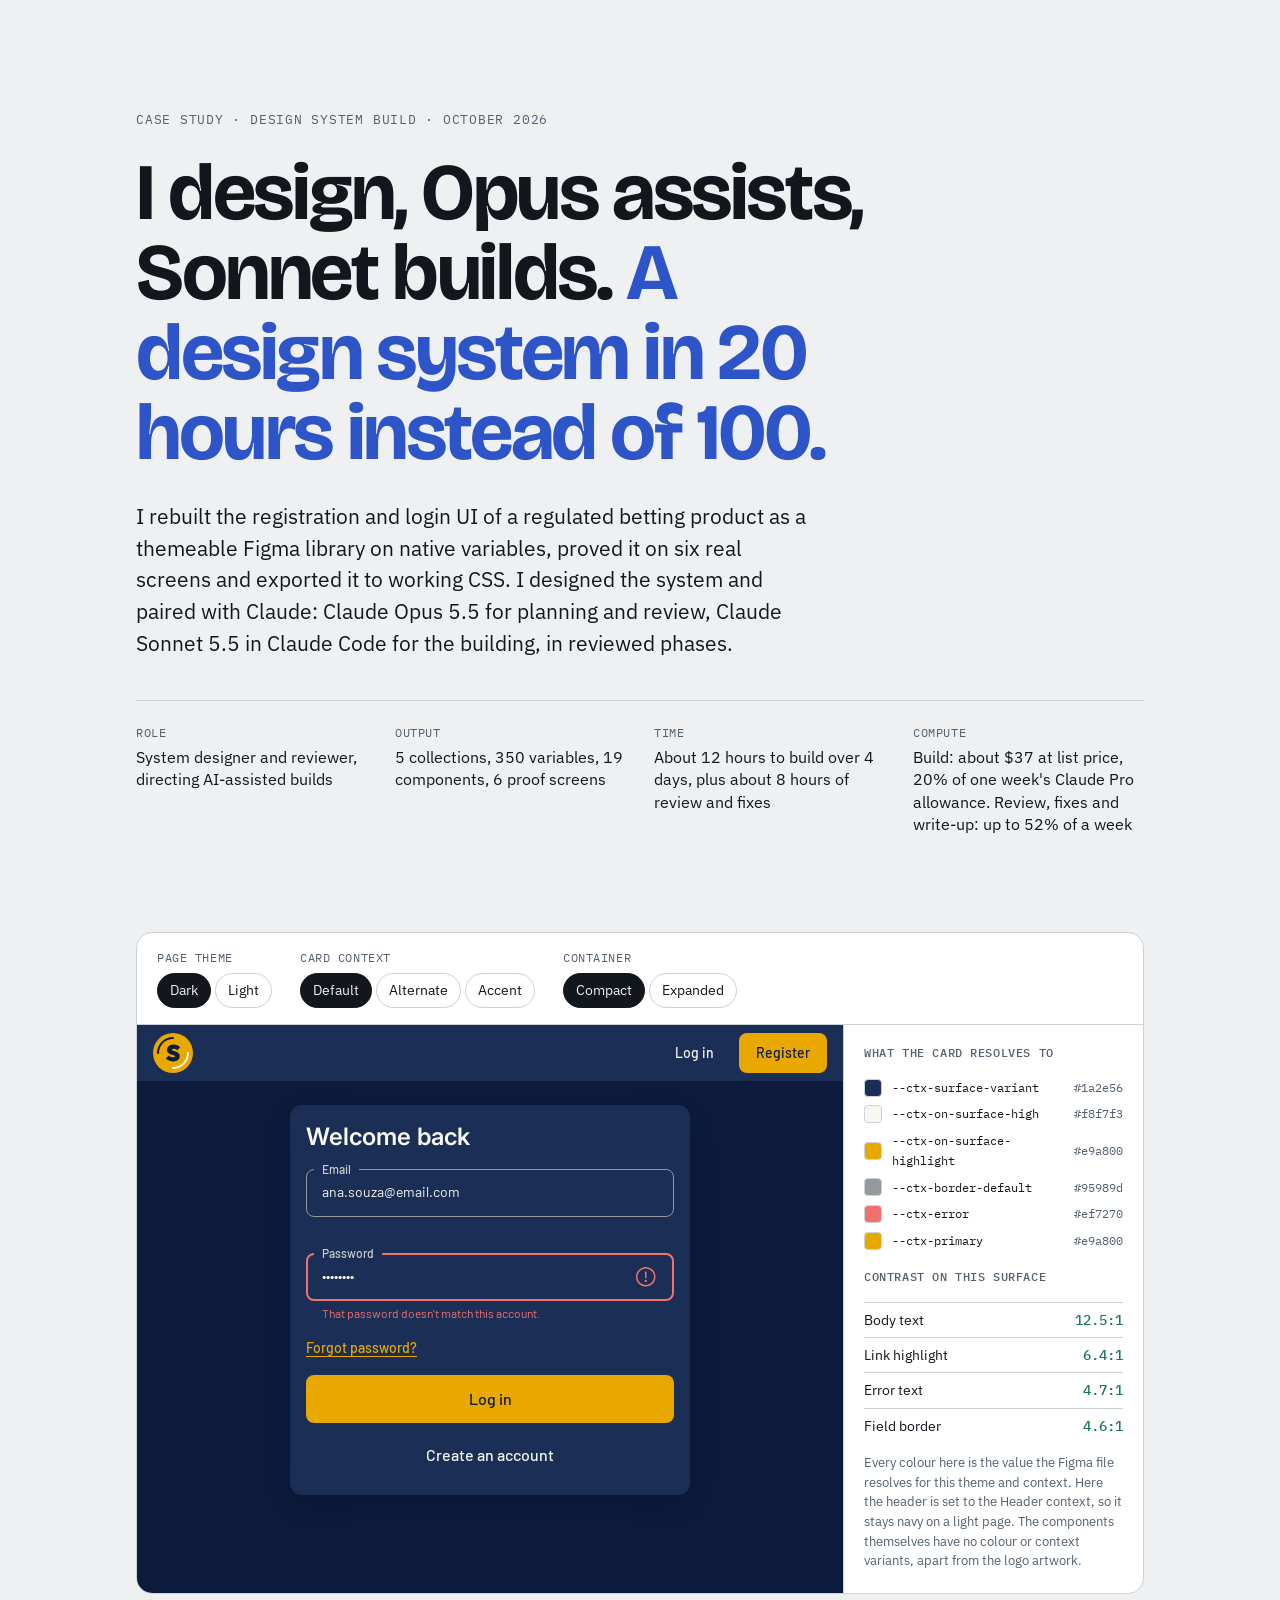
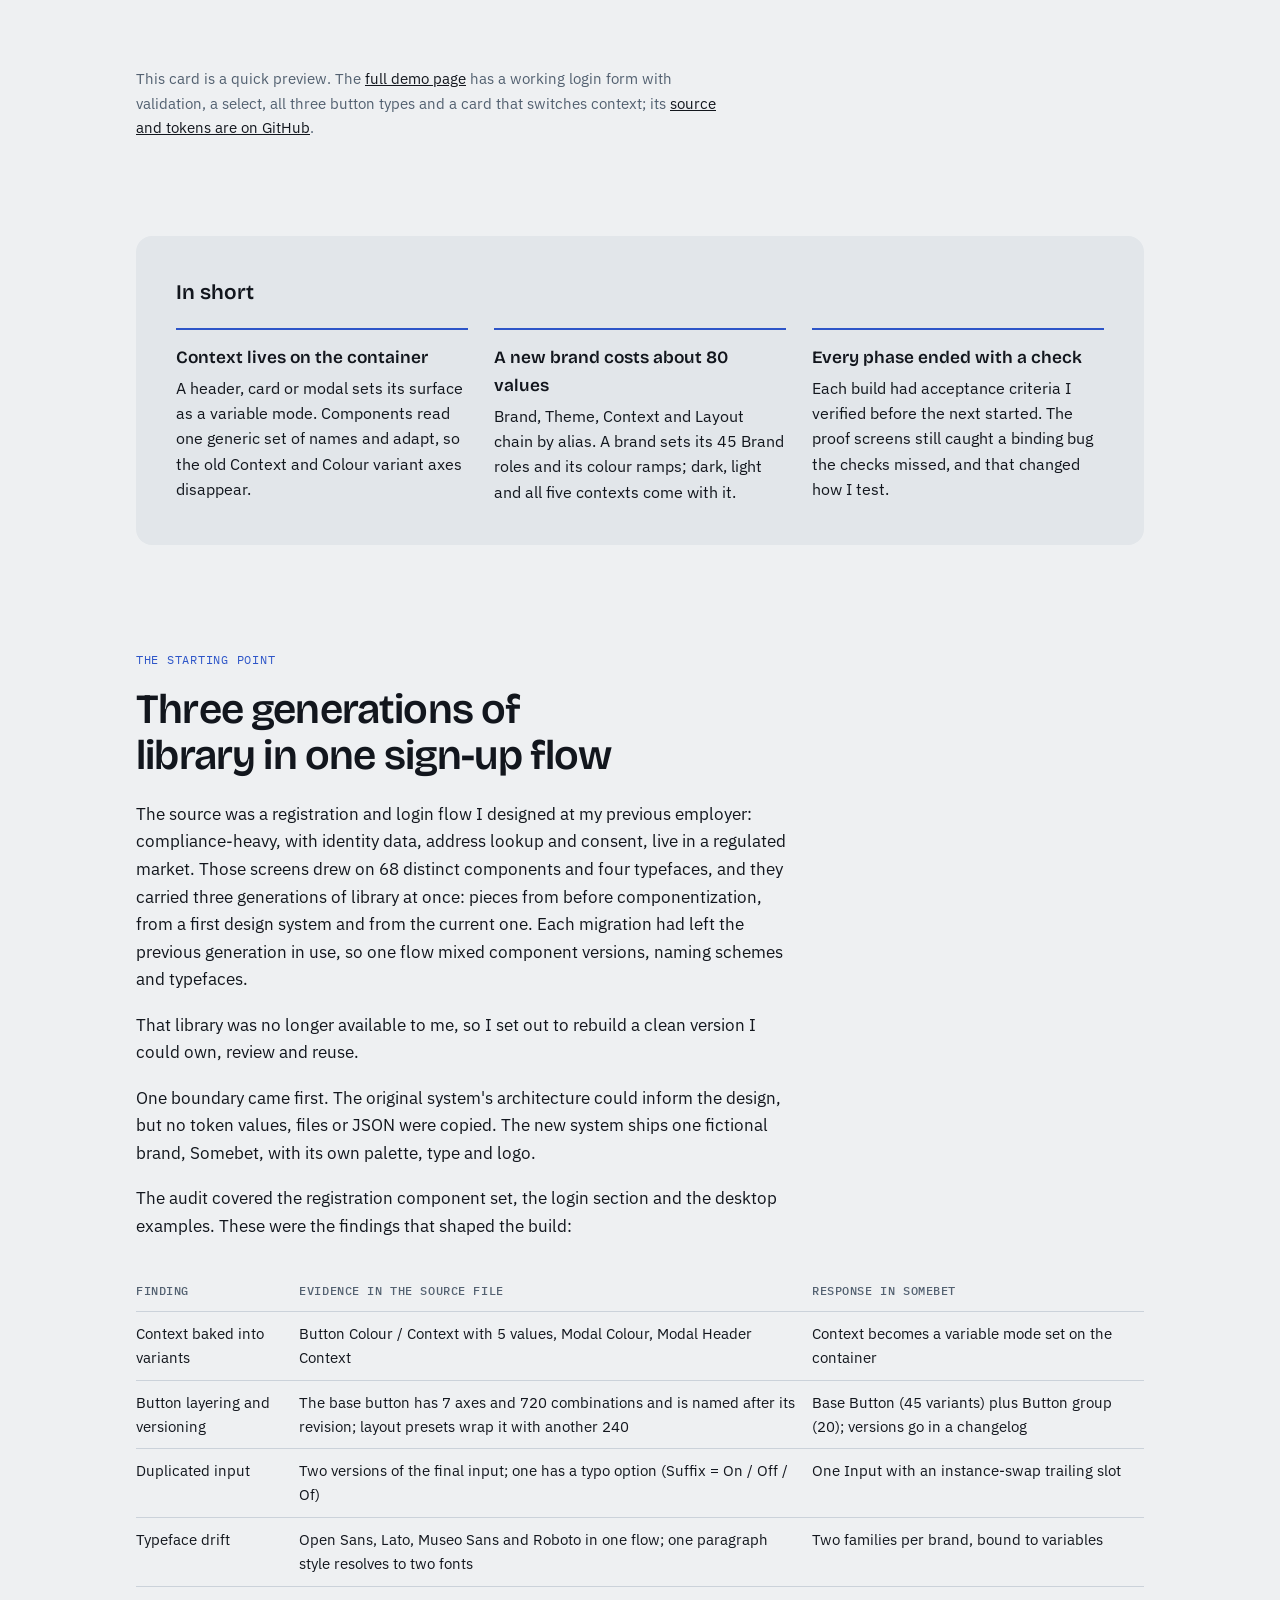
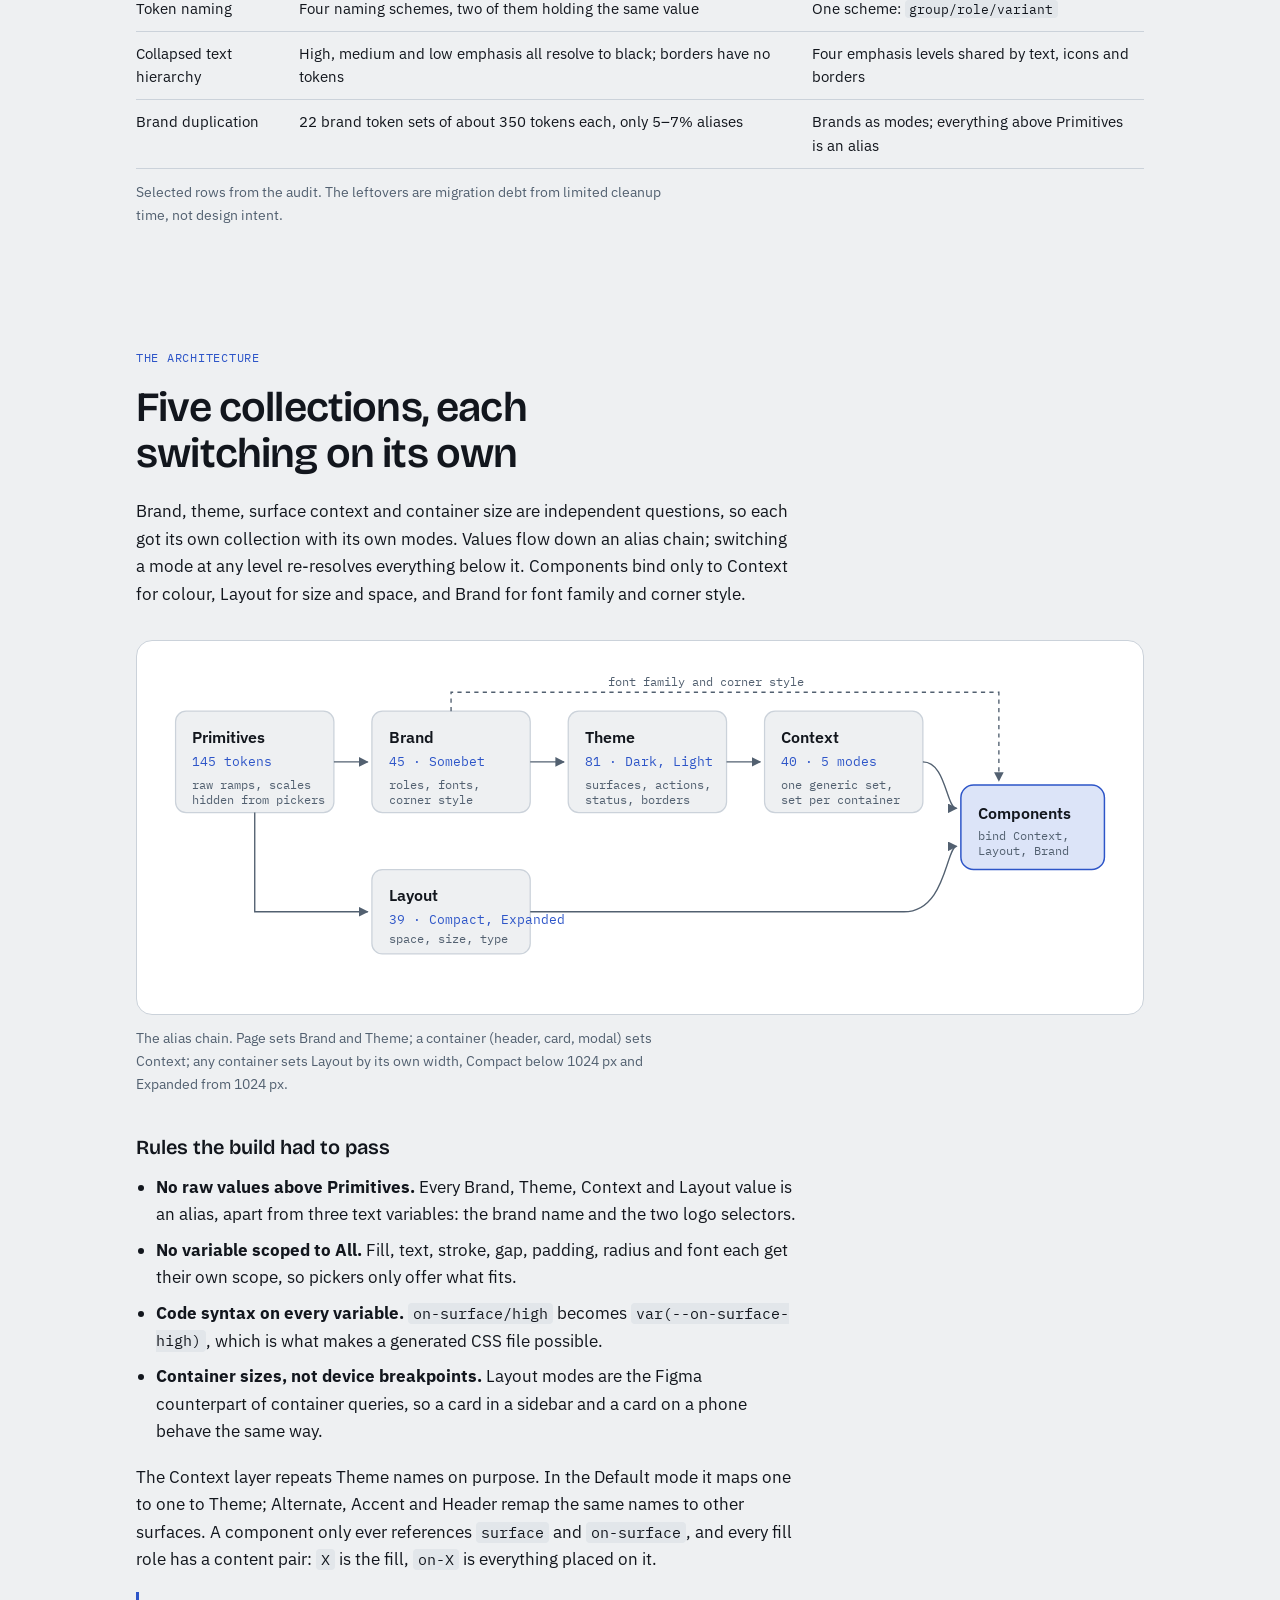
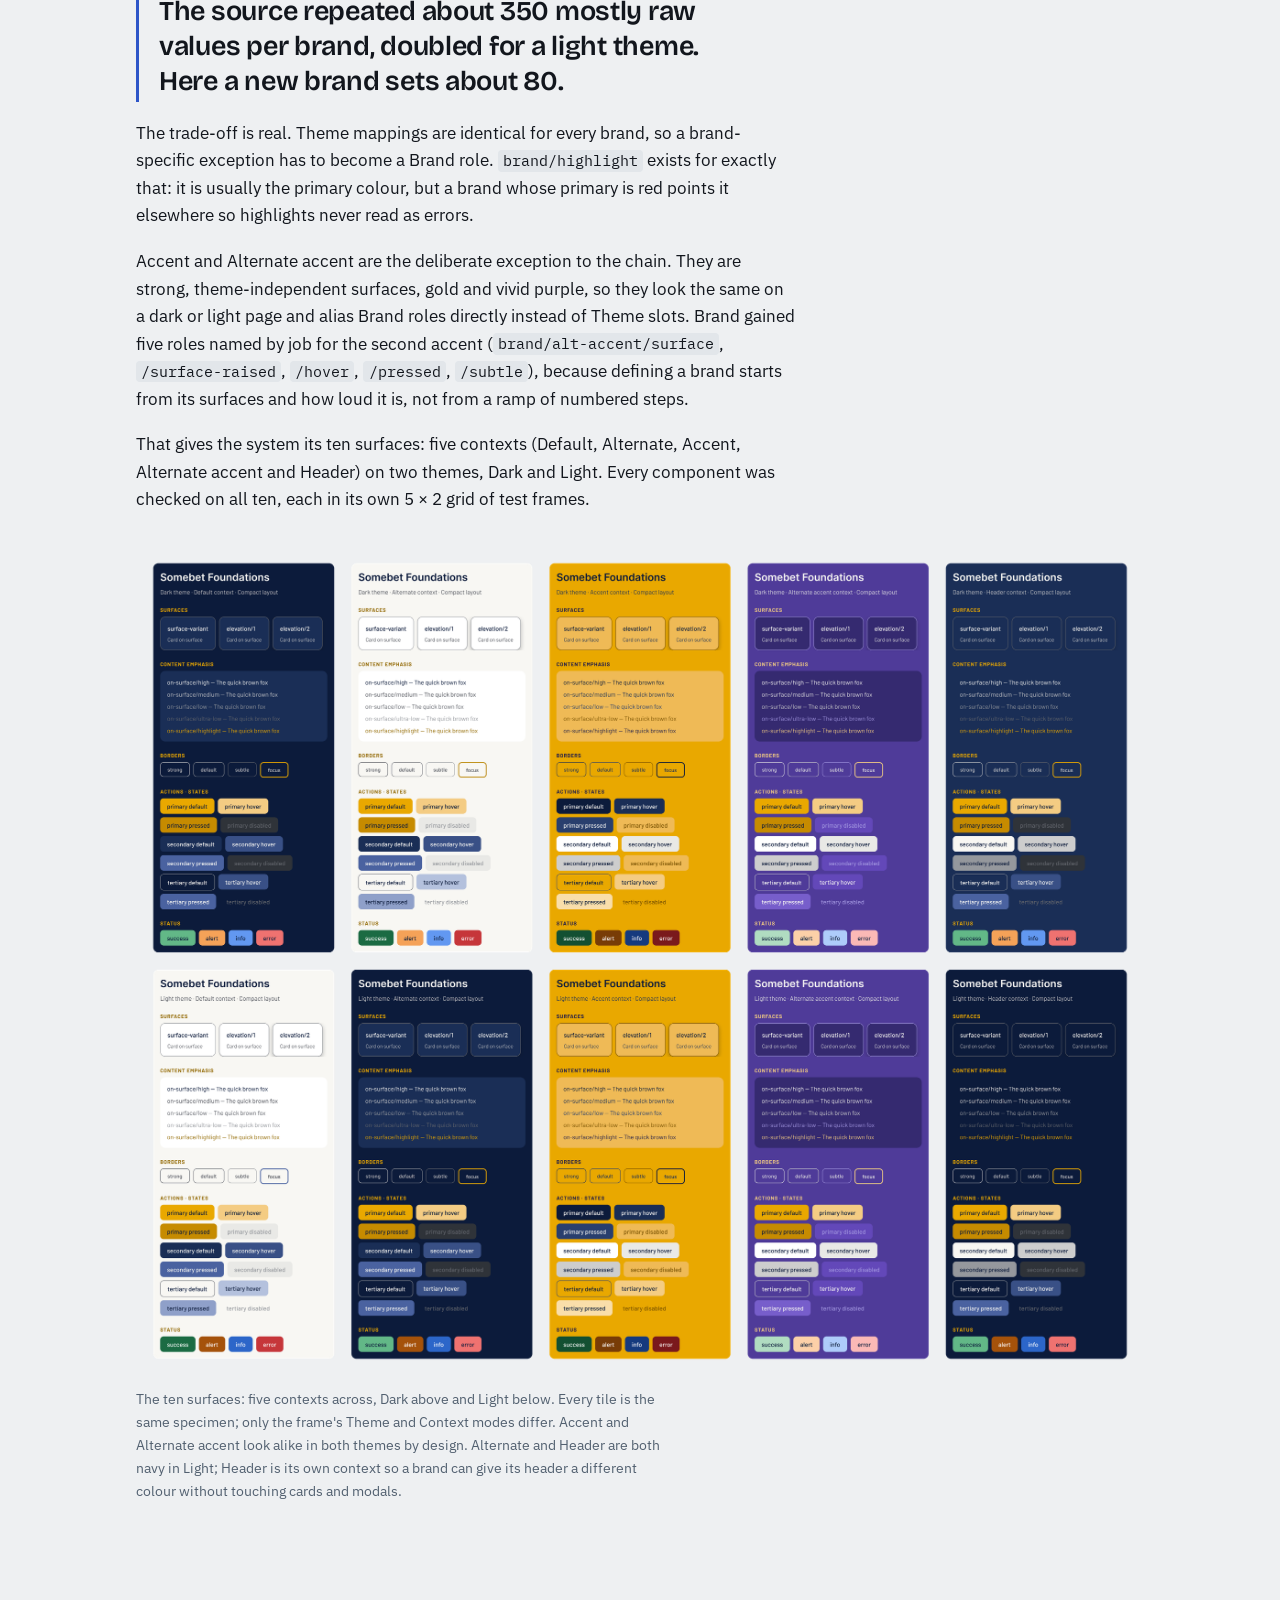
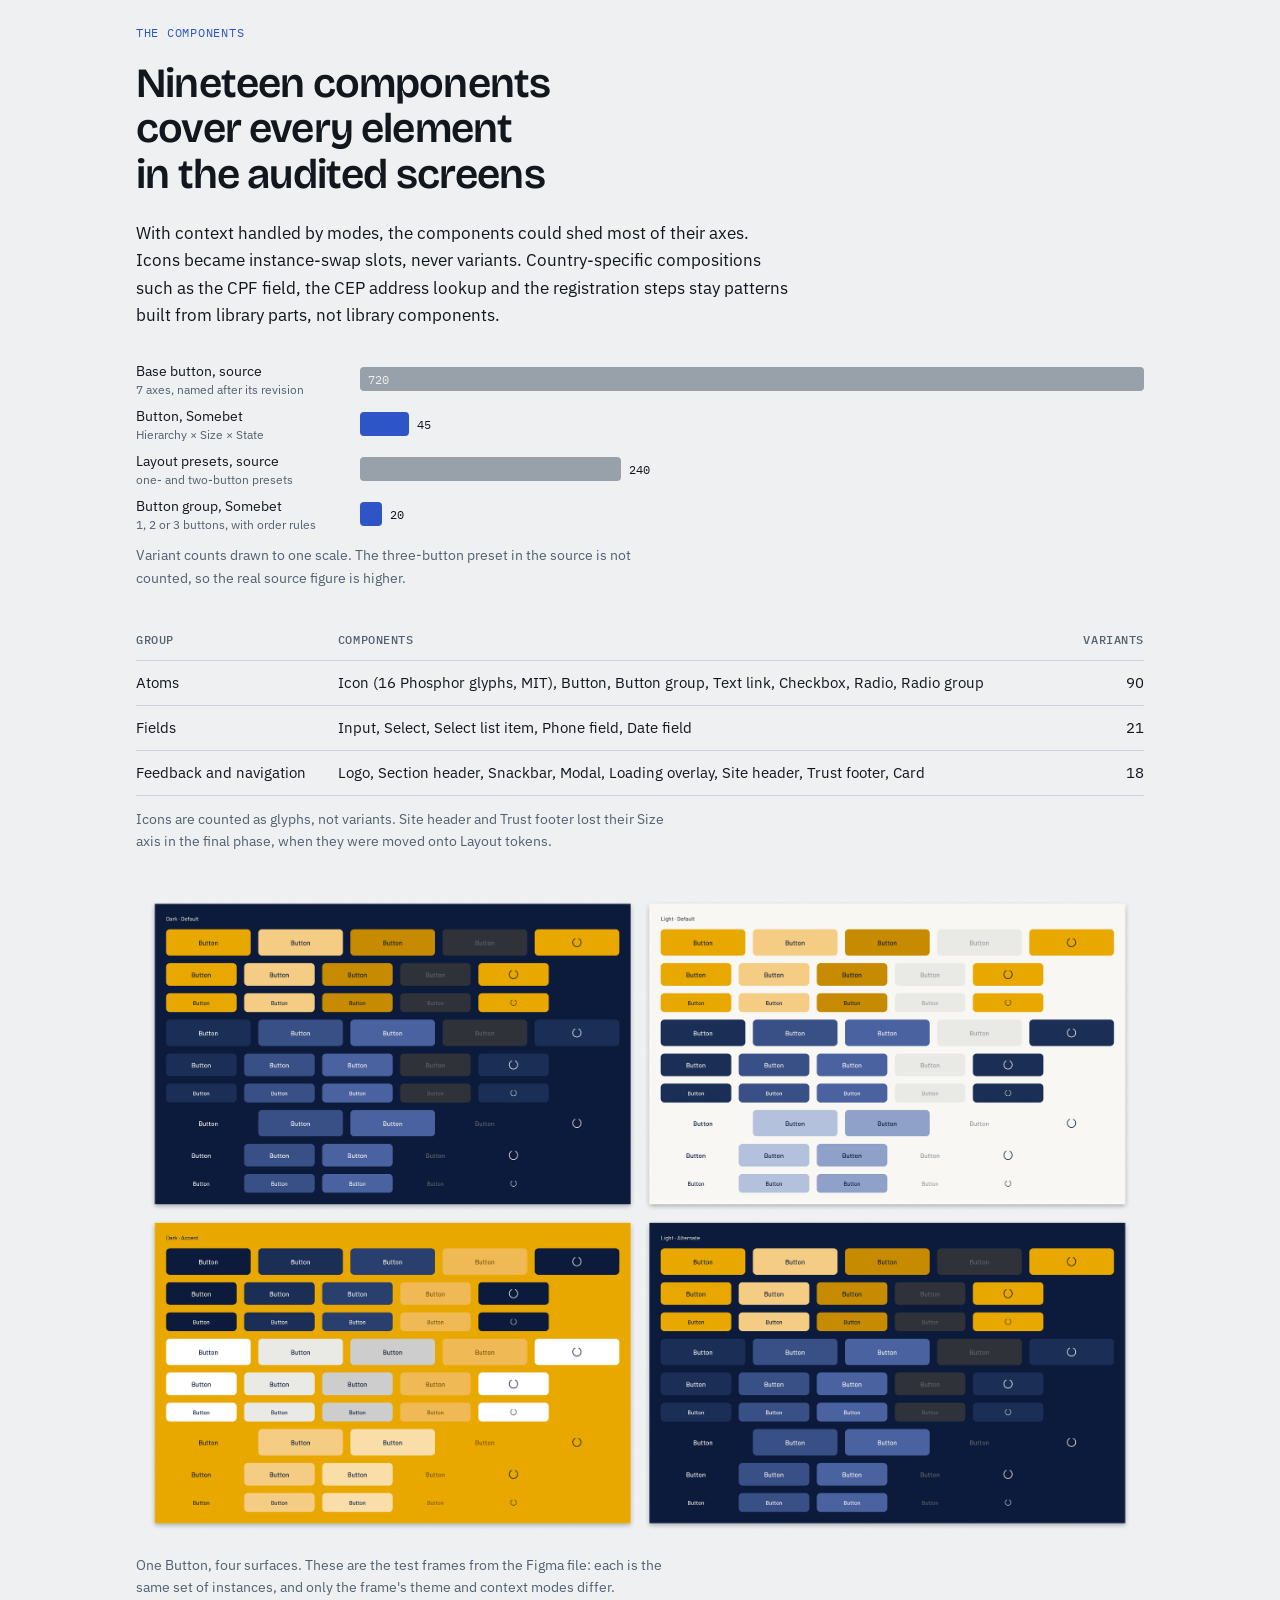
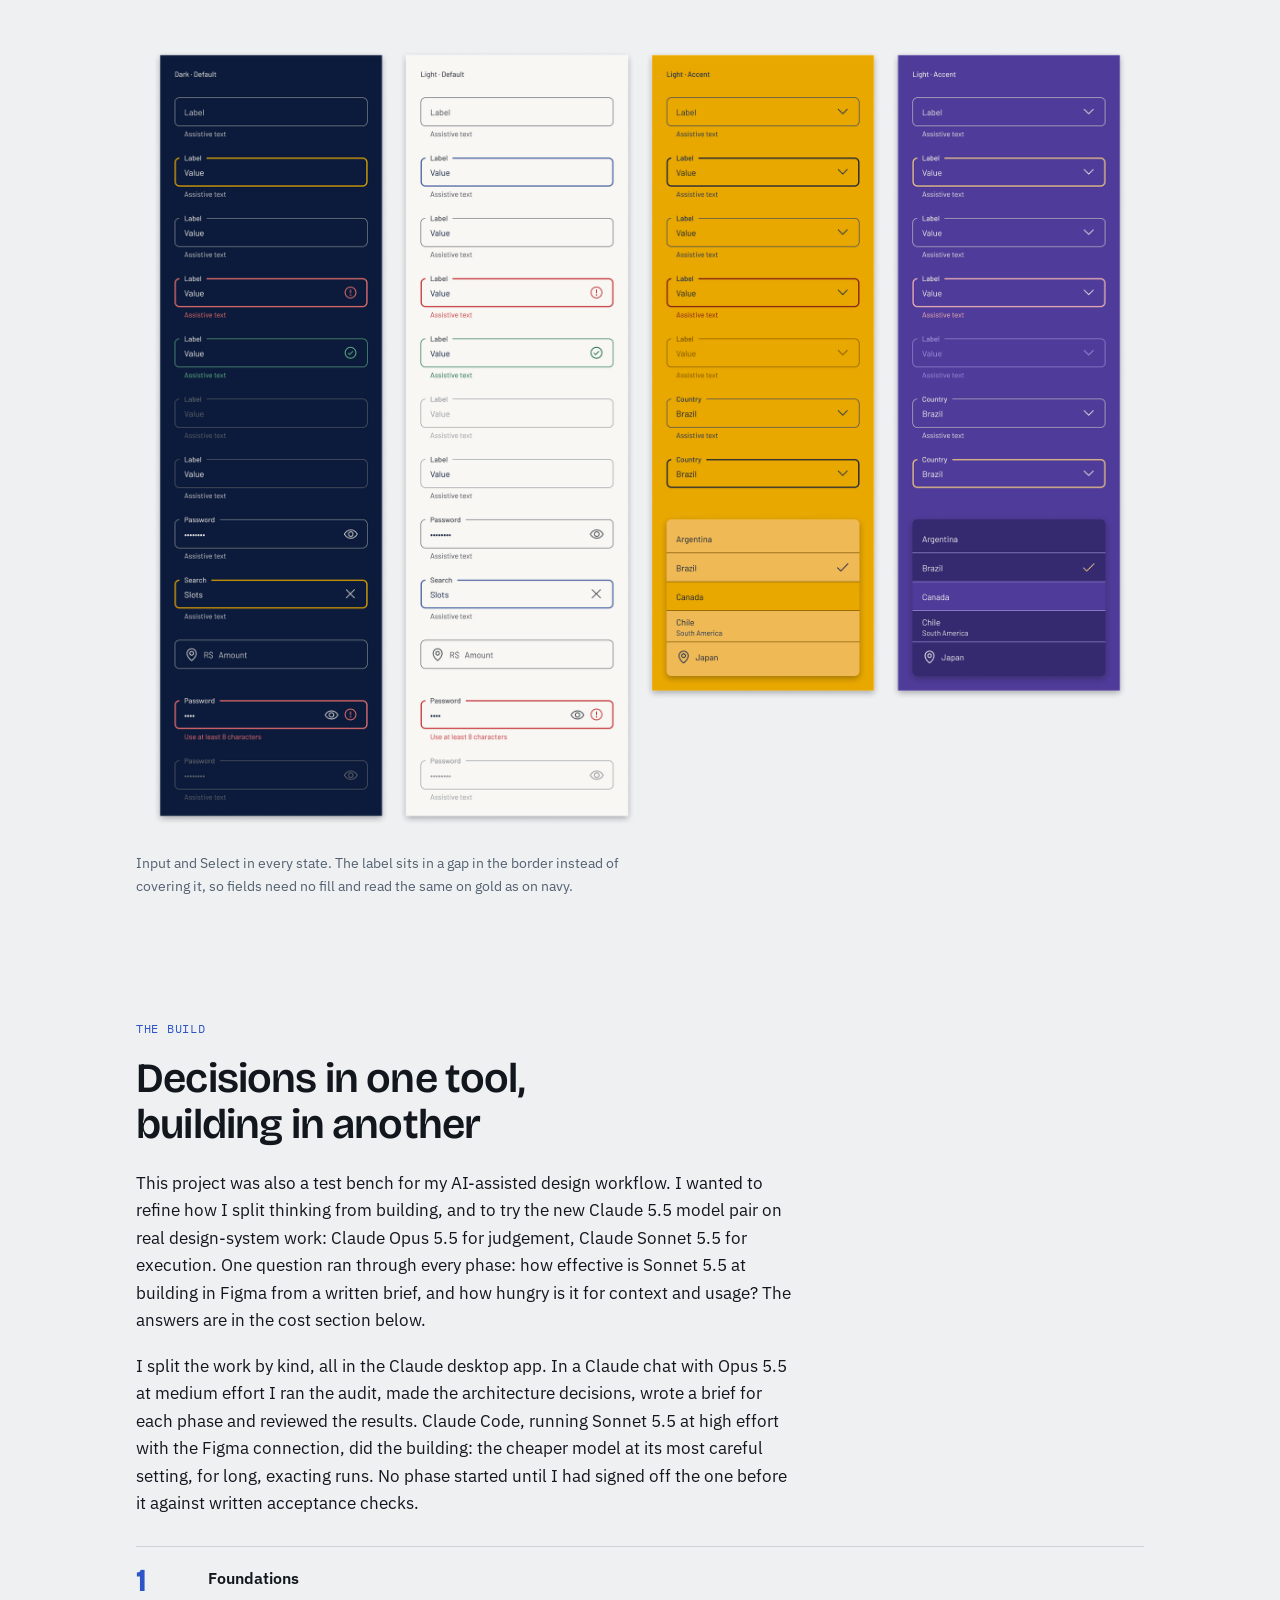
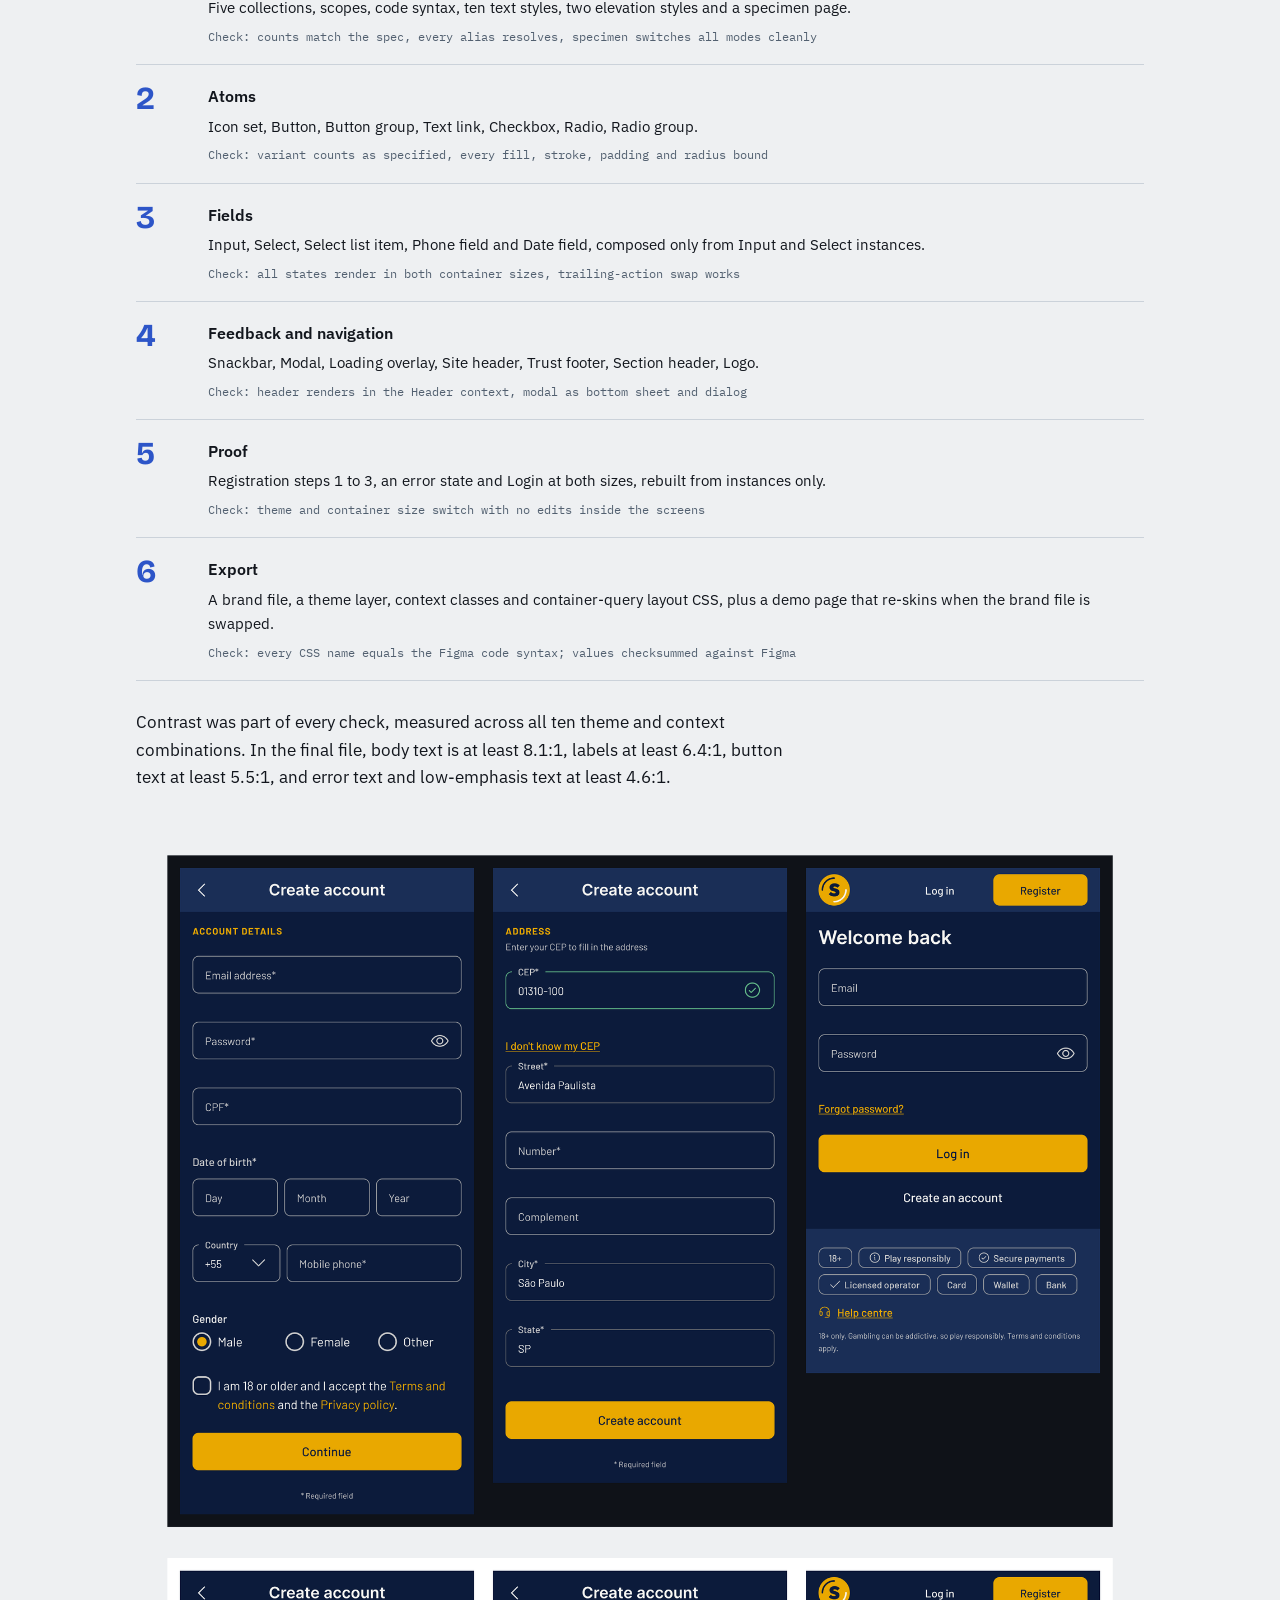
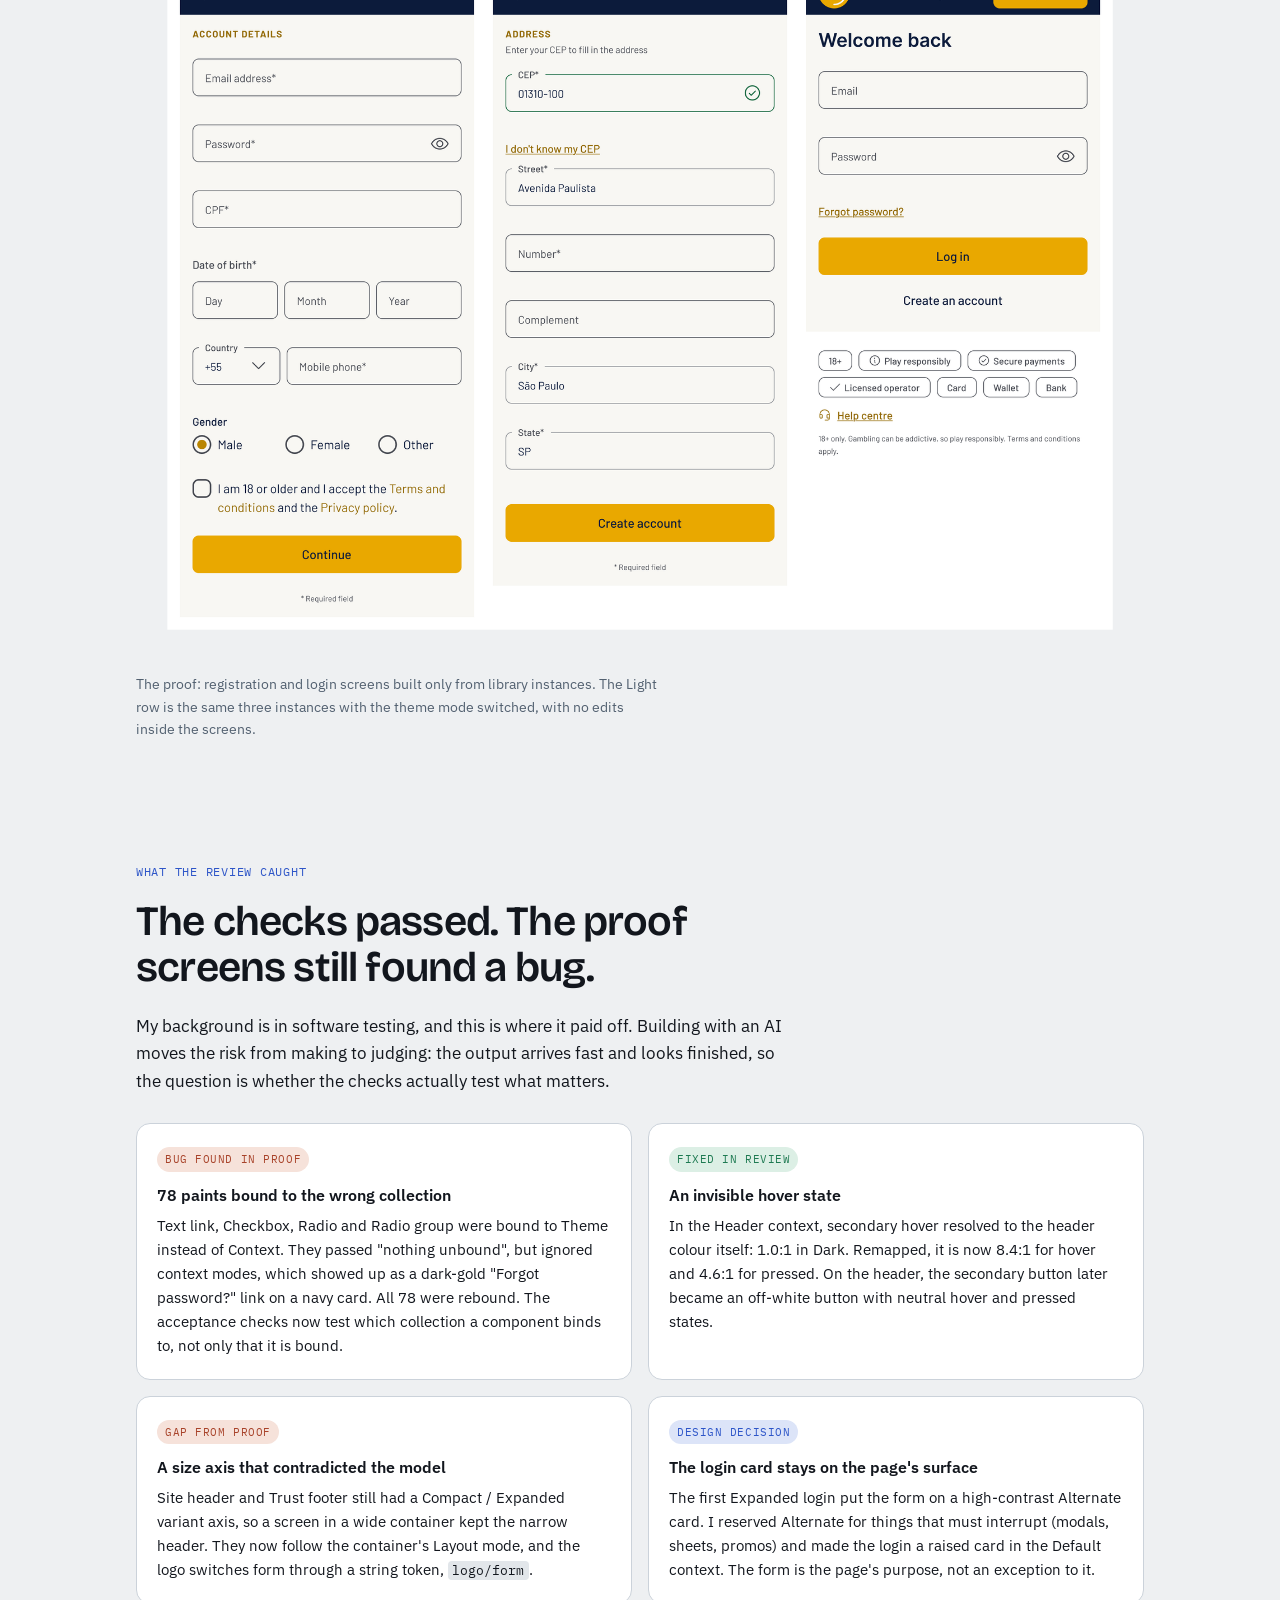
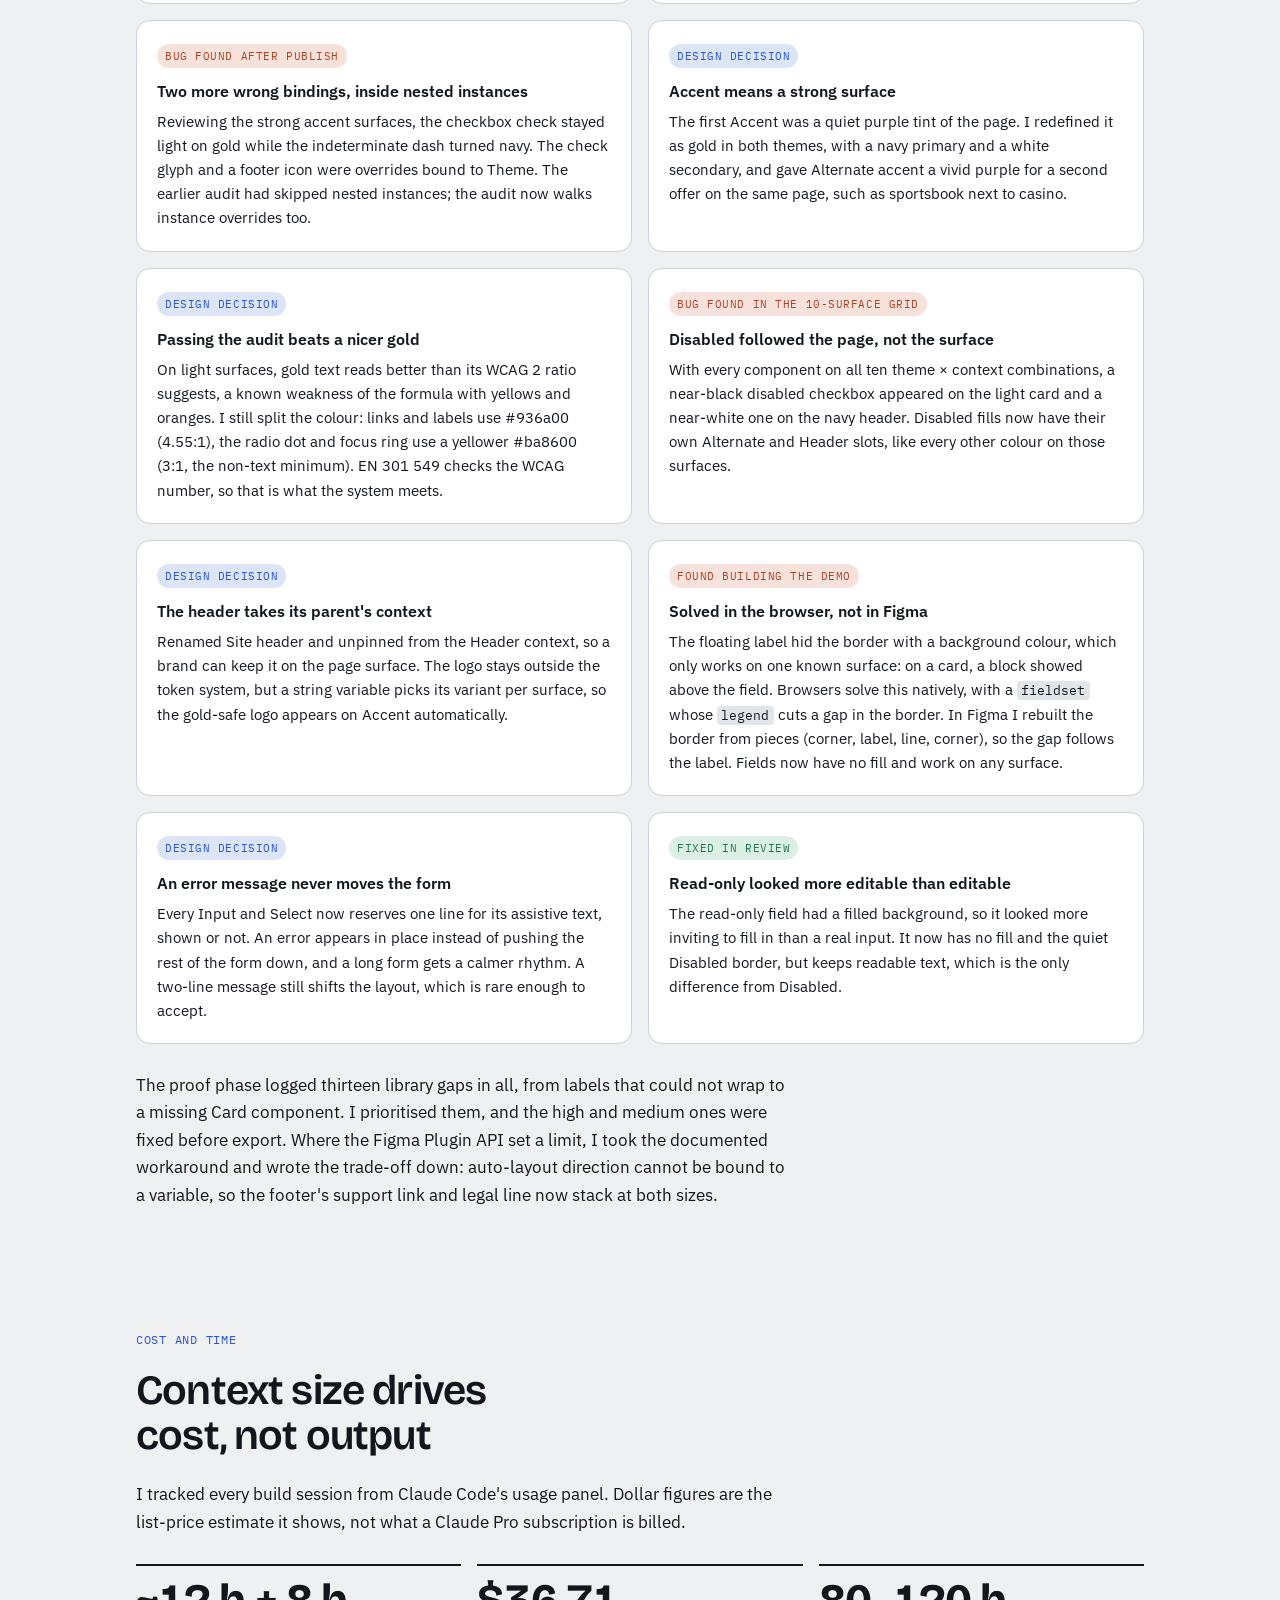
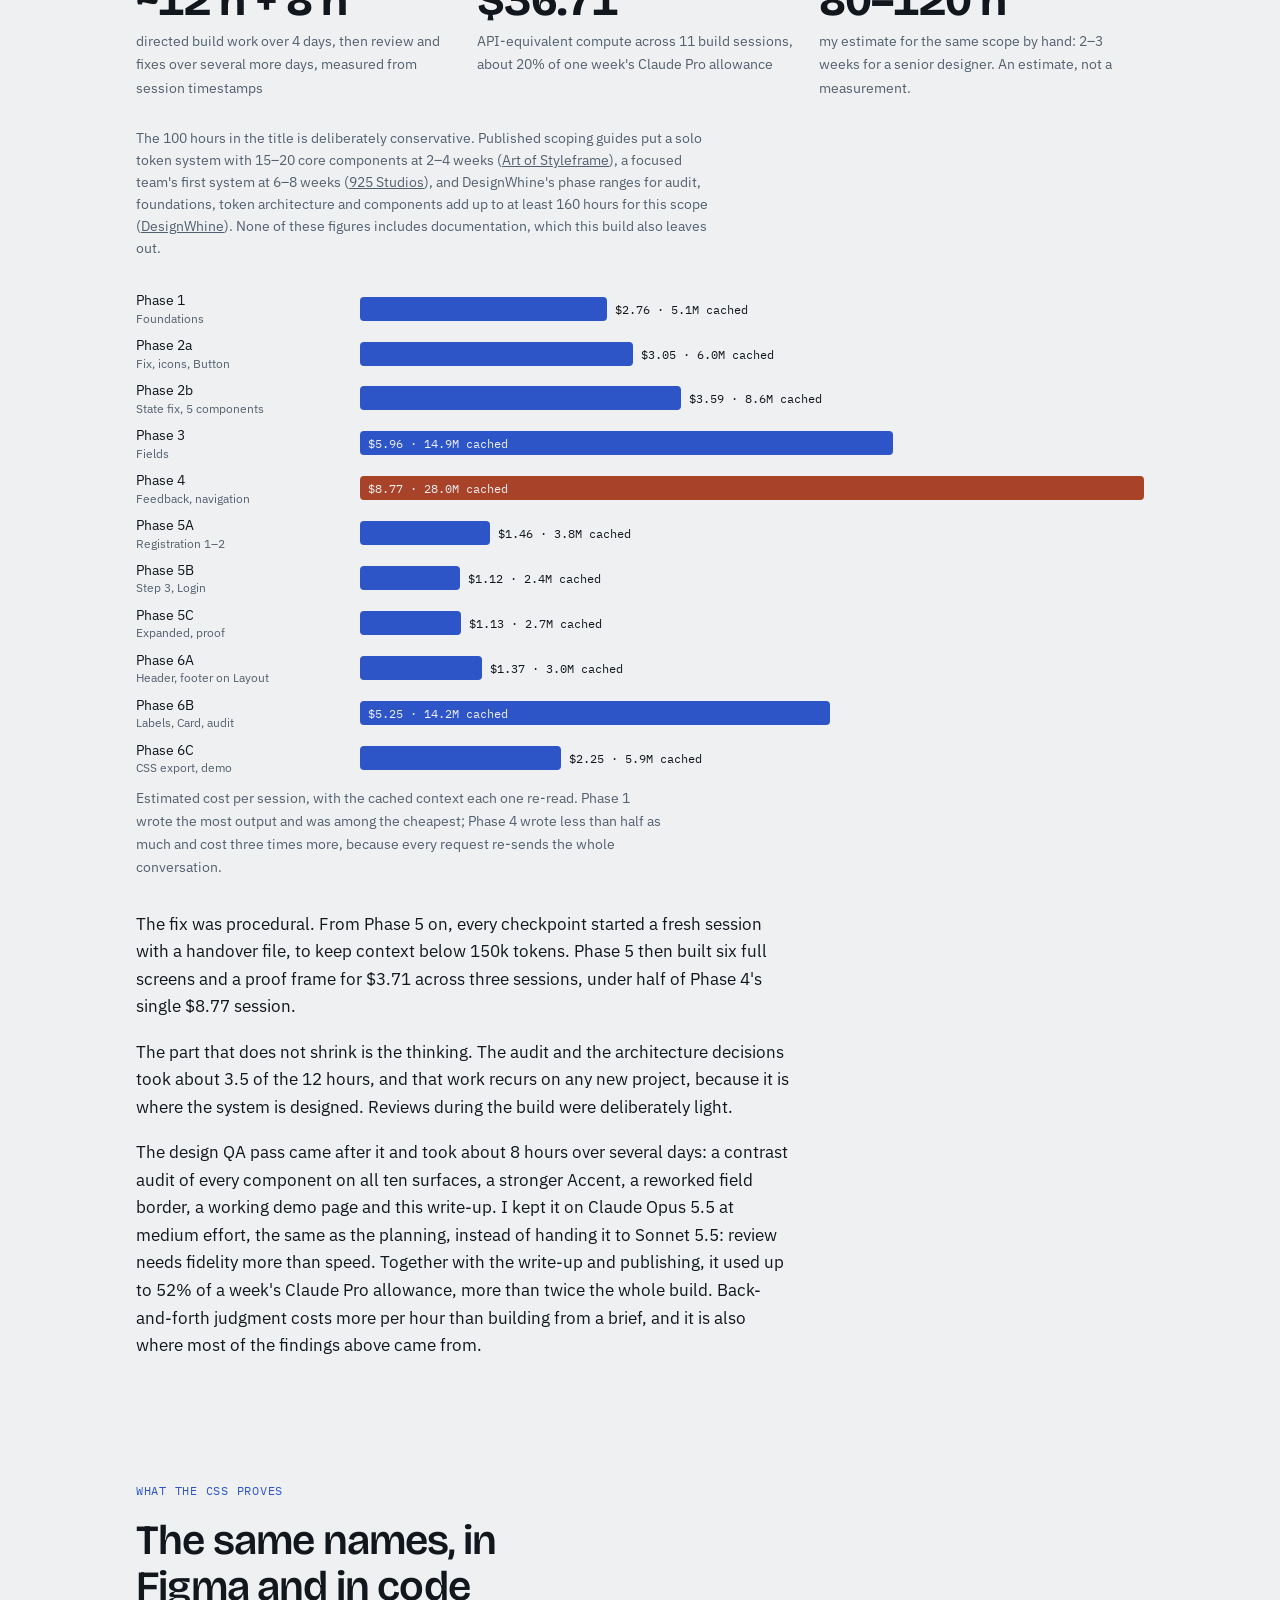
<file: index.html>
<!doctype html>
<html lang="en">
<head>
<meta charset="utf-8">
<meta name="viewport" content="width=device-width, initial-scale=1">
<title>Somebet design system · Case study · István Pukli</title>
<meta name="description" content="How I paired with Claude Opus 5.5 and Sonnet 5.5 to build a themeable Figma design system in about 20 hours: 350 variables, 19 components, proved on real login and registration screens and exported to working CSS. Live demo and source on GitHub.">
<meta name="author" content="István Pukli">
<link rel="canonical" href="https://istvanpukli.github.io/somebet-ds/">
<meta property="og:type" content="article">
<meta property="og:title" content="I design, Opus assists, Sonnet builds. A design system in 20 hours instead of 100.">
<meta property="og:description" content="How I paired with Claude Opus 5.5 and Sonnet 5.5 to build a themeable Figma design system in about 20 hours: 350 variables, 19 components, proved on real login and registration screens and exported to working CSS. Live demo and source on GitHub.">
<meta property="og:url" content="https://istvanpukli.github.io/somebet-ds/">
<meta property="og:image" content="https://istvanpukli.github.io/somebet-ds/img/og.png">
<meta property="og:image:width" content="1200">
<meta property="og:image:height" content="627">
<meta name="twitter:card" content="summary_large_image">
<link rel="preconnect" href="https://fonts.googleapis.com">
<link rel="preconnect" href="https://fonts.gstatic.com" crossorigin>
<link href="https://fonts.googleapis.com/css2?family=Bricolage+Grotesque:opsz,wght@12..96,400;12..96,600;12..96,700&family=IBM+Plex+Sans:wght@400;500;600&family=IBM+Plex+Mono:wght@400;500&family=Inter:wght@600&family=Barlow:wght@400;500;700&family=Outfit:wght@700&display=swap" rel="stylesheet">
<style>
/* Layout: a single reading column with wide breakout figures; the live token demo is the hero. */
:root{
  --paper:#EEF0F2; --paper-2:#E2E6EA; --card:#FFFFFF; --ink:#12161D; --ink-soft:#526070; --line:#CBD2DA;
  --signal:#2D55C8; --signal-tint:#DCE4F8; --flag:#A8432A; --flag-tint:#F6E2DA; --pass:#1E7A52; --pass-tint:#DCEFE5;
  --note:#7E5300; --note-tint:#FFF2D2;
  --display:"Bricolage Grotesque", "Avenir Next", "Segoe UI", system-ui, sans-serif;
  --body:"IBM Plex Sans", "Helvetica Neue", Arial, system-ui, sans-serif;
  --mono:"IBM Plex Mono", ui-monospace, "SFMono-Regular", Menlo, Consolas, monospace;
}
@media (prefers-color-scheme: dark){
  :root:not([data-theme="light"]){
    --paper:#0F1217; --paper-2:#171C23; --card:#1B2129; --ink:#E7EBF0; --ink-soft:#9BA6B4; --line:#2C3540;
    --signal:#91AAFF; --signal-tint:#1E2A4A; --flag:#F0907A; --flag-tint:#3A2119; --pass:#62C394; --pass-tint:#17302A;
    --note:#F0C766; --note-tint:#33290F; color-scheme:dark;
  }
}
:root[data-theme="dark"]{
  --paper:#0F1217; --paper-2:#171C23; --card:#1B2129; --ink:#E7EBF0; --ink-soft:#9BA6B4; --line:#2C3540;
  --signal:#91AAFF; --signal-tint:#1E2A4A; --flag:#F0907A; --flag-tint:#3A2119; --pass:#62C394; --pass-tint:#17302A;
  --note:#F0C766; --note-tint:#33290F; color-scheme:dark;
}
*,*::before,*::after{box-sizing:border-box}
@media (prefers-reduced-motion:no-preference){html{scroll-behavior:smooth}}
body{background:var(--paper);color:var(--ink);font-family:var(--body);font-size:17px;line-height:1.62;-webkit-font-smoothing:antialiased}
a{color:var(--signal)}
:focus-visible{outline:2px solid var(--signal);outline-offset:3px;border-radius:3px}
code,.mono{font-family:var(--mono);font-size:.86em}
code{background:var(--paper-2);padding:.08em .35em;border-radius:4px;overflow-wrap:anywhere}

.page{max-width:1120px;margin:0 auto;padding-inline:clamp(16px,5vw,56px)}
.prose{max-width:66ch}
h1,h2,h3{font-family:var(--display);text-wrap:balance;margin:0}

/* Hero */
.hero{padding-block:clamp(48px,8vw,104px) clamp(24px,4vw,40px)}
.kicker{font-family:var(--mono);font-size:.8rem;letter-spacing:.06em;text-transform:uppercase;color:var(--ink-soft);margin:0 0 22px}
.hero h1{font-weight:700;font-size:clamp(2.4rem,6.6vw,5rem);line-height:1;letter-spacing:-.03em;max-width:15ch}
.hero h1 em{font-style:normal;color:var(--signal)}
.standfirst{font-size:clamp(1.12rem,1.9vw,1.32rem);line-height:1.5;max-width:52ch;margin:28px 0 0;color:var(--ink)}
.facts{display:grid;grid-template-columns:repeat(4,minmax(0,1fr));gap:20px 28px;margin:40px 0 0;padding:22px 0 0;border-top:1px solid var(--line)}
.facts dt{font-family:var(--mono);font-size:.74rem;letter-spacing:.05em;text-transform:uppercase;color:var(--ink-soft);margin-bottom:4px}
.facts dd{margin:0;font-size:.97rem;line-height:1.45}
@media (max-width:820px){.facts{grid-template-columns:repeat(2,minmax(0,1fr))}}

/* Demo */
.demo{margin:clamp(32px,5vw,56px) 0 clamp(56px,9vw,104px);display:grid;grid-template-columns:minmax(0,1fr) 300px;gap:0;background:var(--card);border:1px solid var(--line);border-radius:16px;overflow:hidden}
@media (max-width:900px){.demo{grid-template-columns:1fr}}
.controls{grid-column:1/-1;display:flex;flex-wrap:wrap;gap:14px 28px;padding:16px 20px;border-bottom:1px solid var(--line)}
.ctl{display:flex;flex-direction:column;gap:6px;min-width:0}
.ctl-label{font-family:var(--mono);font-size:.72rem;letter-spacing:.05em;text-transform:uppercase;color:var(--ink-soft)}
.seg{display:flex;flex-wrap:wrap;gap:4px}
.seg button{font:inherit;font-size:.86rem;border:1px solid var(--line);background:transparent;color:var(--ink);border-radius:999px;padding:5px 12px;cursor:pointer}
.seg button:hover{border-color:var(--ink-soft)}
.seg button[aria-pressed="true"]{background:var(--ink);color:var(--paper);border-color:var(--ink)}
.stage{background:var(--surface);transition:background .25s;min-width:0;display:flex;flex-direction:column;min-height:520px}
.readout{border-left:1px solid var(--line);padding:18px 20px 22px;display:flex;flex-direction:column;gap:16px;min-width:0}
@media (max-width:900px){.readout{border-left:0;border-top:1px solid var(--line)}}
.readout h3{font-family:var(--mono);font-size:.74rem;font-weight:500;letter-spacing:.05em;text-transform:uppercase;color:var(--ink-soft)}
.tok{list-style:none;margin:0;padding:0;display:grid;gap:7px}
.tok li{display:grid;grid-template-columns:18px minmax(0,1fr) auto;gap:10px;align-items:center;font-family:var(--mono);font-size:.76rem}
.tok .sw{width:18px;height:18px;border-radius:4px;border:1px solid var(--line)}
.tok .nm{overflow-wrap:anywhere}
.tok .hx{color:var(--ink-soft);font-variant-numeric:tabular-nums}
.ratios{display:grid;gap:6px}
.ratio{display:flex;justify-content:space-between;gap:10px;font-size:.86rem;border-top:1px solid var(--line);padding-top:6px}
.ratio b{font-family:var(--mono);font-weight:500;font-variant-numeric:tabular-nums}
.ratio .ok{color:var(--pass)}
.readout p{margin:0;font-size:.82rem;color:var(--ink-soft);line-height:1.5}

/* Somebet UI inside the demo, painted only from --ctx values set by script */
.sb{font-family:"Barlow",Arial,sans-serif;color:var(--on-surface-high)}
.sb-header{background:var(--surface);color:var(--on-surface-high);display:flex;align-items:center;justify-content:space-between;gap:12px;padding-inline:var(--inset);height:var(--header-h);transition:background .25s,height .2s}
.logo-svg{display:block;height:32px;width:auto;max-width:100%}
.logo-svg.c{height:40px}
.lg-some{fill:var(--on-surface-high);transition:fill .25s}
.hdr-actions{display:flex;gap:8px}
.sb-btn{font-family:"Barlow",Arial,sans-serif;font-weight:500;font-size:14px;line-height:20px;border-radius:8px;border:1.5px solid transparent;padding:0 16px;height:40px;display:inline-flex;align-items:center;justify-content:center;cursor:pointer;white-space:nowrap;transition:background .15s}
.b-primary{background:var(--primary);color:var(--on-primary)}
.b-primary:hover{background:var(--primary-hover)}
.b-primary:active{background:var(--primary-pressed)}
.b-secondary{background:var(--secondary);color:var(--on-secondary)}
.b-secondary:hover{background:var(--secondary-hover)}
.b-tertiary{background:var(--tertiary);color:var(--on-tertiary)}
.b-tertiary:hover{background:var(--tertiary-hover)}
.sb-body{flex:1;display:flex;justify-content:center;align-items:flex-start;padding:var(--section) var(--inset)}
.sb-card{width:100%;max-width:var(--form-w);background:var(--surface);color:var(--on-surface-high);border-radius:12px;padding:var(--inset-c);display:flex;flex-direction:column;gap:16px;transition:background .25s}
.sb-card.raised{background:var(--surface-variant);box-shadow:0 10px 30px -12px rgba(5,10,25,.45)}
.overline{font-weight:700;font-size:12px;line-height:16px;letter-spacing:.08em;text-transform:uppercase;color:var(--on-surface-highlight);margin:0}
.sb-title{font-family:"Inter",sans-serif;font-weight:600;font-size:var(--hl);line-height:var(--hl-lh);margin:0;color:var(--on-surface-high)}
/* Field: no fill; the border is a fieldset whose legend (an invisible copy of the label) cuts the notch */
.field{display:flex;flex-direction:column;gap:4px}
.field .fbox{position:relative}
.field .box{height:48px;display:flex;align-items:center;justify-content:space-between;gap:8px;padding:0 16px;font-size:14px;color:var(--on-surface-high)}
.field .vicon{flex:none;color:var(--error)} /* Figma icon/warning-circle, error */
.field .ol{position:absolute;inset:-7.5px 0 0 0;margin:0;min-width:0;padding:0 7px;border:1px solid var(--border-default);border-radius:8px;pointer-events:none;transition:border-color .25s}
.field .ol legend{float:unset;width:auto;height:16px;padding:0;max-width:100%;overflow:hidden;visibility:hidden;white-space:nowrap;font-weight:500;font-size:12px;line-height:16px}
.field .ol legend span{display:inline-block;padding:0 8px}
.field .lbl{position:absolute;top:-8px;left:8px;padding:0 8px;font-weight:500;font-size:12px;line-height:16px;color:var(--on-surface-medium)}
.field.err .ol{top:-7px;padding:0 6px;border-width:2px;border-color:var(--error)}
.assist{min-height:16px;padding:0 16px;font-size:12px;line-height:16px;color:var(--error)}
.sb-link{font-weight:500;font-size:14px;color:var(--on-surface-highlight);text-decoration:underline;text-underline-offset:3px;align-self:flex-start}
.sb-actions{display:flex;flex-direction:column;gap:8px}
.sb-actions .sb-btn{height:48px;width:100%;font-size:16px;line-height:24px}
.sb-meta{font-size:12px;color:var(--on-surface-low);text-align:center}

/* In short */
.inshort{background:var(--paper-2);border-radius:16px;padding:clamp(22px,4vw,40px);margin:0 0 clamp(56px,9vw,104px)}
.inshort h2{font-size:1.3rem;font-weight:600;margin:0 0 18px}
.inshort ul{margin:0;padding:0;list-style:none;display:grid;grid-template-columns:repeat(3,minmax(0,1fr));gap:26px}
.inshort li{border-top:2px solid var(--signal);padding-top:14px;font-size:.98rem}
.inshort li b{display:block;font-family:var(--display);font-weight:600;font-size:1.08rem;margin-bottom:4px}
@media (max-width:820px){.inshort ul{grid-template-columns:1fr;gap:20px}}

/* Chapters */
.chapter{margin:0 0 clamp(64px,10vw,120px)}
.chapter h2{font-weight:600;font-size:clamp(1.8rem,3.6vw,2.6rem);line-height:1.1;letter-spacing:-.02em;margin:0 0 22px;max-width:22ch}
.chapter h3{font-weight:600;font-size:1.25rem;margin:36px 0 10px}
.chapter p{margin:0 0 18px}
.lede-num{font-family:var(--mono);font-size:.78rem;letter-spacing:.06em;text-transform:uppercase;color:var(--signal);margin:0 0 12px}
.pull{font-family:var(--display);font-weight:600;font-size:clamp(1.3rem,2.4vw,1.7rem);line-height:1.3;letter-spacing:-.01em;border-left:3px solid var(--signal);padding:2px 0 2px 20px;margin:32px 0;max-width:34ch}
ul.plain{padding-left:1.15em;margin:0 0 18px}
ul.plain li{margin-bottom:8px}
.aside{font-size:.92rem;color:var(--ink-soft);border-top:1px dashed var(--line);padding-top:12px;margin-top:24px;max-width:66ch}

figure{margin:32px 0}
figcaption{font-size:.88rem;color:var(--ink-soft);margin-top:12px;max-width:66ch}
.scroll-x{overflow-x:auto;-webkit-overflow-scrolling:touch}

/* Tables */
table{border-collapse:collapse;width:100%;font-size:.92rem}
th,td{text-align:left;vertical-align:top;padding:10px 14px 10px 0;border-bottom:1px solid var(--line)}
th{font-family:var(--mono);font-size:.72rem;font-weight:500;letter-spacing:.05em;text-transform:uppercase;color:var(--ink-soft)}
td.num,th.num{text-align:right;font-variant-numeric:tabular-nums;padding-right:0;padding-left:14px;white-space:nowrap}
.tbl{min-width:620px}

/* Alias chain diagram */
.diagram{background:var(--card);border:1px solid var(--line);border-radius:16px;padding:clamp(14px,3vw,28px)}
.diagram svg{display:block;width:100%;min-width:680px;height:auto}
.d-box{fill:var(--paper);stroke:var(--line);stroke-width:1.2}
.d-key{fill:var(--signal-tint);stroke:var(--signal);stroke-width:1.4}
.d-line{stroke:var(--ink-soft);stroke-width:1.3;fill:none}
.d-t{font-family:var(--body);font-size:15px;font-weight:600;fill:var(--ink)}
.d-s{font-family:var(--mono);font-size:11.5px;fill:var(--ink-soft)}
.d-n{font-family:var(--mono);font-size:12px;fill:var(--signal)}
.d-arrow{fill:var(--ink-soft)}

/* Bars */
.bars{display:grid;gap:10px}
.bar{display:grid;grid-template-columns:minmax(120px,210px) minmax(0,1fr);gap:14px;align-items:center;font-size:.9rem}
.bar .lab{line-height:1.3}
.bar .lab small{display:block;color:var(--ink-soft);font-size:.78rem}
.track{position:relative;height:24px}
.fill{height:100%;border-radius:4px;background:var(--signal);min-width:2px}
.fill.old{background:var(--ink-soft);opacity:.55}
.fill.hot{background:var(--flag)}
.track .v{position:absolute;top:50%;transform:translateY(-50%);font-family:var(--mono);font-size:.78rem;font-variant-numeric:tabular-nums;padding-left:8px;white-space:nowrap}
@media (max-width:560px){.bar{grid-template-columns:1fr;gap:4px}}

/* Phases */
.phases{list-style:none;padding:0;margin:28px 0;counter-reset:p}
.phases li{display:grid;grid-template-columns:56px minmax(0,1fr);gap:16px;padding:18px 0;border-top:1px solid var(--line)}
.phases li:last-child{border-bottom:1px solid var(--line)}
.phases .n{font-family:var(--display);font-weight:700;font-size:2rem;line-height:1;color:var(--signal)}
.phases h4{margin:0 0 4px;font-size:1.02rem;font-weight:600}
.phases p{margin:0;font-size:.95rem}
.phases .check{display:block;margin-top:6px;font-family:var(--mono);font-size:.78rem;color:var(--ink-soft)}

/* Finding cards */
.finds{display:grid;grid-template-columns:repeat(2,minmax(0,1fr));gap:16px;margin:28px 0}
@media (max-width:760px){.finds{grid-template-columns:1fr}}
.find{background:var(--card);border:1px solid var(--line);border-radius:14px;padding:20px;min-width:0}
.find .tag{display:inline-block;font-family:var(--mono);font-size:.7rem;letter-spacing:.05em;text-transform:uppercase;padding:3px 8px;border-radius:999px;margin-bottom:10px}
.tag.bug{background:var(--flag-tint);color:var(--flag)}
.tag.fix{background:var(--pass-tint);color:var(--pass)}
.tag.call{background:var(--signal-tint);color:var(--signal)}
.find h4{margin:0 0 6px;font-size:1.02rem;font-weight:600}
.find p{margin:0;font-size:.93rem}

/* Big numbers */
.compare{display:grid;grid-template-columns:repeat(3,minmax(0,1fr));gap:16px;margin:28px 0}
@media (max-width:760px){.compare{grid-template-columns:1fr}}
.stat{border-top:2px solid var(--ink);padding-top:12px}
.stat b{display:block;font-family:var(--display);font-weight:700;font-size:clamp(2rem,4vw,2.8rem);line-height:1;letter-spacing:-.02em;font-variant-numeric:tabular-nums}
.stat span{display:block;font-size:.9rem;color:var(--ink-soft);margin-top:6px}
.srcnote{font-size:.85rem;color:var(--ink-soft);max-width:72ch;margin:-8px 0 28px}
.srcnote a{color:inherit}

.demo-more{margin:-32px 0 clamp(56px,9vw,96px);font-size:.95rem;color:var(--ink-soft);max-width:66ch}
.demo-more a{color:var(--ink)}
/* Figma renders (transparent PNG @2x) */
.shot img{display:block;width:100%;height:auto}
/* Screenshot slots and draft notes */
.slot{border:1.5px dashed var(--line);border-radius:14px;background:repeating-linear-gradient(135deg,transparent 0 14px,color-mix(in srgb,var(--line) 35%,transparent) 14px 15px);min-height:220px;display:flex;align-items:center;justify-content:center;text-align:center;padding:24px}
.slot p{margin:0;font-size:.9rem;color:var(--ink-soft);max-width:46ch}
.slot b{display:block;color:var(--ink);font-weight:600;margin-bottom:4px}
.slots{display:grid;grid-template-columns:repeat(2,minmax(0,1fr));gap:16px}
@media (max-width:760px){.slots{grid-template-columns:1fr}}
.note{background:var(--note-tint);border:1px dashed var(--note);border-radius:10px;padding:14px 18px;margin:24px 0;font-size:.92rem;max-width:66ch}
.note b{color:var(--note)}

.take{list-style:none;padding:0;margin:0;display:grid;gap:22px}
.take li{font-family:var(--display);font-weight:600;font-size:1.22rem;line-height:1.35;padding-left:20px;border-left:3px solid var(--signal)}
.take li small{display:block;font-family:var(--body);font-weight:400;font-size:.95rem;color:var(--ink-soft);margin-top:6px;line-height:1.55}

footer{border-top:1px solid var(--line);padding-block:36px 64px;display:flex;flex-wrap:wrap;gap:16px;justify-content:space-between;color:var(--ink-soft);font-size:.92rem}
@media (prefers-reduced-motion:reduce){*{transition:none!important}}
</style>

</head>
<body>
<div class="page">

<header class="hero">
  <p class="kicker">Case study · Design system build · October 2026</p>
  <h1>I design, Opus assists, Sonnet builds. <em>A design system in 20 hours instead of 100.</em></h1>
  <p class="standfirst">I rebuilt the registration and login UI of a regulated betting product as a themeable Figma library on native variables, proved it on six real screens and exported it to working CSS. I designed the system and paired with Claude: Claude Opus 5.5 for planning and review, Claude Sonnet 5.5 in Claude Code for the building, in reviewed phases.</p>
  <dl class="facts">
    <div><dt>Role</dt><dd>System designer and reviewer, directing AI-assisted builds</dd></div>
    <div><dt>Output</dt><dd>5 collections, 350 variables, 19 components, 6 proof screens</dd></div>
    <div><dt>Time</dt><dd>About 12 hours to build over 4 days, plus about 8 hours of review and fixes</dd></div>
    <div><dt>Compute</dt><dd>Build: about $37 at list price, 20% of one week's Claude Pro allowance. Review, fixes and write-up: up to 52% of a week</dd></div>
  </dl>
</header>

<section class="demo" aria-label="Live demo of the Somebet token architecture">
  <div class="controls">
    <div class="ctl"><span class="ctl-label" id="l-theme">Page theme</span><div class="seg" role="group" aria-labelledby="l-theme" data-key="theme"><button type="button" data-v="Dark" aria-pressed="true">Dark</button><button type="button" data-v="Light" aria-pressed="false">Light</button></div></div>
    <div class="ctl"><span class="ctl-label" id="l-ctx">Card context</span><div class="seg" role="group" aria-labelledby="l-ctx" data-key="ctx"><button type="button" data-v="Default" aria-pressed="true">Default</button><button type="button" data-v="Alternate" aria-pressed="false">Alternate</button><button type="button" data-v="Accent" aria-pressed="false">Accent</button></div></div>
    <div class="ctl"><span class="ctl-label" id="l-lay">Container</span><div class="seg" role="group" aria-labelledby="l-lay" data-key="lay"><button type="button" data-v="Compact" aria-pressed="true">Compact</button><button type="button" data-v="Expanded" aria-pressed="false">Expanded</button></div></div>
  </div>
  <div class="stage sb" id="stage">
    <div class="sb-header" id="hdr">
      <div id="logo-slot"></div>
      <template id="tpl-logo-h"><svg class="logo-svg" width="97" height="32" viewBox="0 0 97 32" fill="none" xmlns="http://www.w3.org/2000/svg" role="img" aria-label="Somebet"><path class="lg-some" d="M5.328 24.6242C4.64 24.6242 3.96 24.5362 3.288 24.3602C2.632 24.1842 2.016 23.9362 1.44 23.6162C0.88 23.2802 0.4 22.8962 0 22.4642L2.088 20.3522C2.472 20.7682 2.928 21.0962 3.456 21.3362C3.984 21.5602 4.56 21.6722 5.184 21.6722C5.616 21.6722 5.944 21.6082 6.168 21.4802C6.408 21.3522 6.528 21.1762 6.528 20.9522C6.528 20.6642 6.384 20.4482 6.096 20.3042C5.824 20.1442 5.472 20.0082 5.04 19.8962C4.608 19.7682 4.152 19.6322 3.672 19.4882C3.192 19.3442 2.736 19.1442 2.304 18.8882C1.872 18.6322 1.52 18.2802 1.248 17.8322C0.976 17.3682 0.84 16.7842 0.84 16.0802C0.84 15.3282 1.032 14.6802 1.416 14.1362C1.8 13.5762 2.344 13.1362 3.048 12.8162C3.752 12.4962 4.576 12.3362 5.52 12.3362C6.512 12.3362 7.424 12.5122 8.256 12.8642C9.104 13.2002 9.792 13.7042 10.32 14.3762L8.232 16.4882C7.864 16.0562 7.448 15.7522 6.984 15.5762C6.536 15.4002 6.096 15.3122 5.664 15.3122C5.248 15.3122 4.936 15.3762 4.728 15.5042C4.52 15.6162 4.416 15.7842 4.416 16.0082C4.416 16.2482 4.552 16.4402 4.824 16.5842C5.096 16.7282 5.448 16.8562 5.88 16.9682C6.312 17.0802 6.768 17.2162 7.248 17.3762C7.728 17.5362 8.184 17.7522 8.616 18.0242C9.048 18.2962 9.4 18.6642 9.672 19.1282C9.944 19.5762 10.08 20.1682 10.08 20.9042C10.08 22.0402 9.648 22.9442 8.784 23.6162C7.936 24.2882 6.784 24.6242 5.328 24.6242Z"/><path class="lg-some" d="M26.08 24.3362V12.6722H29.752V24.3362H26.08ZM33.544 24.3362V17.5202C33.544 16.9282 33.36 16.4722 32.992 16.1522C32.64 15.8162 32.2 15.6482 31.672 15.6482C31.304 15.6482 30.976 15.7282 30.688 15.8882C30.4 16.0322 30.168 16.2402 29.992 16.5122C29.832 16.7842 29.752 17.1202 29.752 17.5202L28.336 16.8962C28.336 15.9682 28.536 15.1762 28.936 14.5202C29.336 13.8482 29.88 13.3362 30.568 12.9842C31.256 12.6162 32.032 12.4322 32.896 12.4322C33.712 12.4322 34.44 12.6162 35.08 12.9842C35.736 13.3522 36.256 13.8642 36.64 14.5202C37.024 15.1762 37.216 15.9602 37.216 16.8722V24.3362H33.544ZM41.008 24.3362V17.5202C41.008 16.9282 40.824 16.4722 40.456 16.1522C40.104 15.8162 39.664 15.6482 39.136 15.6482C38.768 15.6482 38.44 15.7282 38.152 15.8882C37.864 16.0322 37.632 16.2402 37.456 16.5122C37.296 16.7842 37.216 17.1202 37.216 17.5202L35.104 17.2322C35.136 16.2402 35.368 15.3922 35.8 14.6882C36.248 13.9682 36.832 13.4162 37.552 13.0322C38.288 12.6322 39.112 12.4322 40.024 12.4322C40.92 12.4322 41.712 12.6242 42.4 13.0082C43.104 13.3762 43.656 13.9122 44.056 14.6162C44.472 15.3042 44.68 16.1362 44.68 17.1122V24.3362H41.008Z"/><path class="lg-some" d="M52.7931 24.6002C51.5291 24.6002 50.4011 24.3442 49.4091 23.8322C48.4331 23.3042 47.6651 22.5762 47.1051 21.6482C46.5451 20.7202 46.2651 19.6722 46.2651 18.5042C46.2651 17.3362 46.5371 16.2962 47.0811 15.3842C47.6411 14.4562 48.3931 13.7282 49.3371 13.2002C50.2811 12.6722 51.3451 12.4082 52.5291 12.4082C53.6811 12.4082 54.6971 12.6562 55.5771 13.1522C56.4571 13.6482 57.1451 14.3362 57.6411 15.2162C58.1531 16.0962 58.4091 17.1042 58.4091 18.2402C58.4091 18.4482 58.3931 18.6722 58.3611 18.9122C58.3451 19.1362 58.3051 19.4002 58.2411 19.7042L48.1851 19.7282V17.2082L56.6811 17.1842L55.0971 18.2402C55.0811 17.5682 54.9771 17.0162 54.7851 16.5842C54.5931 16.1362 54.3051 15.8002 53.9211 15.5762C53.5531 15.3362 53.0971 15.2162 52.5531 15.2162C51.9771 15.2162 51.4731 15.3522 51.0411 15.6242C50.6251 15.8802 50.2971 16.2482 50.0571 16.7282C49.8331 17.2082 49.7211 17.7922 49.7211 18.4802C49.7211 19.1682 49.8411 19.7602 50.0811 20.2562C50.3371 20.7362 50.6891 21.1122 51.1371 21.3842C51.6011 21.6402 52.1451 21.7682 52.7691 21.7682C53.3451 21.7682 53.8651 21.6722 54.3291 21.4802C54.7931 21.2722 55.2011 20.9682 55.5531 20.5682L57.5691 22.5842C56.9931 23.2562 56.2971 23.7602 55.4811 24.0962C54.6651 24.4322 53.7691 24.6002 52.7931 24.6002Z"/><path d="M67.8 24.5762C67.016 24.5762 66.296 24.4162 65.64 24.0962C64.984 23.7602 64.448 23.3202 64.032 22.7762C63.616 22.2162 63.376 21.5922 63.312 20.9042V15.9842C63.376 15.2962 63.616 14.6882 64.032 14.1602C64.448 13.6162 64.984 13.1922 65.64 12.8882C66.296 12.5842 67.016 12.4322 67.8 12.4322C68.904 12.4322 69.88 12.6962 70.728 13.2242C71.592 13.7522 72.264 14.4722 72.744 15.3842C73.24 16.2962 73.488 17.3362 73.488 18.5042C73.488 19.6722 73.24 20.7122 72.744 21.6242C72.264 22.5362 71.592 23.2562 70.728 23.7842C69.88 24.3122 68.904 24.5762 67.8 24.5762ZM61.08 24.3362V6.91217H64.752V15.5282L64.152 18.3602L64.704 21.1922V24.3362H61.08ZM67.152 21.2642C67.664 21.2642 68.112 21.1442 68.496 20.9042C68.896 20.6642 69.208 20.3362 69.432 19.9202C69.656 19.5042 69.768 19.0322 69.768 18.5042C69.768 17.9602 69.656 17.4802 69.432 17.0642C69.208 16.6482 68.896 16.3282 68.496 16.1042C68.112 15.8642 67.664 15.7442 67.152 15.7442C66.64 15.7442 66.184 15.8642 65.784 16.1042C65.384 16.3282 65.072 16.6482 64.848 17.0642C64.64 17.4802 64.536 17.9602 64.536 18.5042C64.536 19.0482 64.648 19.5282 64.872 19.9442C65.096 20.3602 65.4 20.6882 65.784 20.9282C66.184 21.1522 66.64 21.2642 67.152 21.2642Z" fill="#E9A800"/><path d="M81.1134 24.6002C79.8494 24.6002 78.7214 24.3442 77.7294 23.8322C76.7534 23.3042 75.9854 22.5762 75.4254 21.6482C74.8654 20.7202 74.5854 19.6722 74.5854 18.5042C74.5854 17.3362 74.8574 16.2962 75.4014 15.3842C75.9614 14.4562 76.7134 13.7282 77.6574 13.2002C78.6014 12.6722 79.6654 12.4082 80.8494 12.4082C82.0014 12.4082 83.0174 12.6562 83.8974 13.1522C84.7774 13.6482 85.4654 14.3362 85.9614 15.2162C86.4734 16.0962 86.7294 17.1042 86.7294 18.2402C86.7294 18.4482 86.7134 18.6722 86.6814 18.9122C86.6654 19.1362 86.6254 19.4002 86.5614 19.7042L76.5054 19.7282V17.2082L85.0014 17.1842L83.4174 18.2402C83.4014 17.5682 83.2974 17.0162 83.1054 16.5842C82.9134 16.1362 82.6254 15.8002 82.2414 15.5762C81.8734 15.3362 81.4174 15.2162 80.8734 15.2162C80.2974 15.2162 79.7934 15.3522 79.3614 15.6242C78.9454 15.8802 78.6174 16.2482 78.3774 16.7282C78.1534 17.2082 78.0414 17.7922 78.0414 18.4802C78.0414 19.1682 78.1614 19.7602 78.4014 20.2562C78.6574 20.7362 79.0094 21.1122 79.4574 21.3842C79.9214 21.6402 80.4654 21.7682 81.0894 21.7682C81.6654 21.7682 82.1854 21.6722 82.6494 21.4802C83.1134 21.2722 83.5214 20.9682 83.8734 20.5682L85.8894 22.5842C85.3134 23.2562 84.6174 23.7602 83.8014 24.0962C82.9854 24.4322 82.0894 24.6002 81.1134 24.6002Z" fill="#E9A800"/><path d="M89.9001 24.3362V7.84817H93.5721V24.3362H89.9001ZM87.2601 15.7922V12.6722H96.2121V15.7922H87.2601Z" fill="#E9A800"/><circle cx="18" cy="18.5" r="6.5" fill="#E9A800"/><path d="M22.55 18.5C22.55 18.3205 22.6955 18.175 22.875 18.175C23.0545 18.175 23.2 18.3205 23.2 18.5C23.2 19.8791 22.6521 21.2017 21.6769 22.1769C20.7017 23.1521 19.3791 23.7 18 23.7C17.8205 23.7 17.675 23.5545 17.675 23.375C17.675 23.1955 17.8205 23.05 18 23.05C19.2067 23.05 20.364 22.5706 21.2173 21.7173C22.0706 20.864 22.55 19.7067 22.55 18.5Z" fill="#F8F7F3"/><path d="M12.8 18.5C12.8 17.1209 13.3479 15.7983 14.3231 14.8231C15.2983 13.8479 16.6209 13.3 18 13.3C18.1795 13.3 18.325 13.4455 18.325 13.625C18.325 13.8045 18.1795 13.95 18 13.95C16.7933 13.95 15.636 14.4294 14.7827 15.2827C13.9294 16.136 13.45 17.2933 13.45 18.5C13.45 18.6795 13.3045 18.825 13.125 18.825C12.9455 18.825 12.8 18.6795 12.8 18.5Z" fill="#0C1B3B"/></svg></template>
      <template id="tpl-logo-c"><svg class="logo-svg c" width="40" height="40" viewBox="0 0 40 40" fill="none" xmlns="http://www.w3.org/2000/svg" role="img" aria-label="Somebet"><circle cx="20" cy="20" r="20" fill="#E9A800"/><path d="M34 20C34 19.4477 34.4477 19 35 19C35.5523 19 36 19.4477 36 20C36 24.2435 34.3141 28.3129 31.3135 31.3135C28.3129 34.3141 24.2435 36 20 36C19.4477 36 19 35.5523 19 35C19 34.4477 19.4477 34 20 34C23.713 34 27.2739 32.5249 29.8994 29.8994C32.5249 27.2739 34 23.713 34 20Z" fill="#F8F7F3"/><path d="M4 20C4 15.7565 5.68594 11.6871 8.68652 8.68652C11.6871 5.68594 15.7565 4 20 4C20.5523 4 21 4.44772 21 5C21 5.55228 20.5523 6 20 6C16.287 6 12.7261 7.47508 10.1006 10.1006C7.47508 12.7261 6 16.287 6 20C6 20.5523 5.55228 21 5 21C4.44772 21 4 20.5523 4 20Z" fill="#0C1B3B"/><path d="M20.2296 28.3968C19.2893 28.3968 18.36 28.2765 17.4416 28.036C16.5451 27.7955 15.7032 27.4565 14.916 27.0192C14.1507 26.56 13.4947 26.0352 12.948 25.4448L15.8016 22.5584C16.3264 23.1269 16.9496 23.5752 17.6712 23.9032C18.3928 24.2093 19.18 24.3624 20.0328 24.3624C20.6232 24.3624 21.0715 24.2749 21.3776 24.1C21.7056 23.9251 21.8696 23.6845 21.8696 23.3784C21.8696 22.9848 21.6728 22.6896 21.2792 22.4928C20.9075 22.2741 20.4264 22.0883 19.836 21.9352C19.2456 21.7603 18.6224 21.5744 17.9664 21.3776C17.3104 21.1808 16.6872 20.9075 16.0968 20.5576C15.5064 20.2077 15.0253 19.7267 14.6536 19.1144C14.2819 18.4803 14.096 17.6821 14.096 16.72C14.096 15.6923 14.3584 14.8067 14.8832 14.0632C15.408 13.2979 16.1515 12.6965 17.1136 12.2592C18.0757 11.8219 19.2019 11.6032 20.492 11.6032C21.8477 11.6032 23.0941 11.8437 24.2312 12.3248C25.3901 12.784 26.3304 13.4728 27.052 14.3912L24.1984 17.2776C23.6955 16.6872 23.1269 16.2717 22.4928 16.0312C21.8805 15.7907 21.2792 15.6704 20.6888 15.6704C20.1203 15.6704 19.6939 15.7579 19.4096 15.9328C19.1253 16.0859 18.9832 16.3155 18.9832 16.6216C18.9832 16.9496 19.1691 17.212 19.5408 17.4088C19.9125 17.6056 20.3936 17.7805 20.984 17.9336C21.5744 18.0867 22.1976 18.2725 22.8536 18.4912C23.5096 18.7099 24.1328 19.0051 24.7232 19.3768C25.3136 19.7485 25.7947 20.2515 26.1664 20.8856C26.5381 21.4979 26.724 22.3069 26.724 23.3128C26.724 24.8653 26.1336 26.1008 24.9528 27.0192C23.7939 27.9376 22.2195 28.3968 20.2296 28.3968Z" fill="#0C1B3B"/></svg></template>
      <div class="hdr-actions"><button type="button" class="sb-btn b-tertiary">Log in</button><button type="button" class="sb-btn b-primary">Register</button></div>
    </div>
    <div class="sb-body">
      <div class="sb-card" id="card">
        <h3 class="sb-title">Welcome back</h3>
        <div class="field"><div class="fbox"><fieldset class="ol" aria-hidden="true"><legend><span>Email</span></legend></fieldset><div class="box">ana.souza@email.com</div><span class="lbl">Email</span></div><div class="assist"></div></div>
        <div class="field err"><div class="fbox"><fieldset class="ol" aria-hidden="true"><legend><span>Password</span></legend></fieldset><div class="box">••••••••<svg class="vicon" width="24" height="24" viewBox="0 0 24 24" fill="none" aria-hidden="true"><path d="M11.75 2C9.82164 2 7.93657 2.57183 6.33319 3.64317C4.72982 4.71451 3.48013 6.23726 2.74218 8.01884C2.00422 9.80042 1.81114 11.7608 2.18735 13.6521C2.56355 15.5434 3.49215 17.2807 4.85571 18.6443C6.21928 20.0079 7.95656 20.9365 9.84787 21.3127C11.7392 21.6889 13.6996 21.4958 15.4812 20.7578C17.2627 20.0199 18.7855 18.7702 19.8568 17.1668C20.9282 15.5634 21.5 13.6784 21.5 11.75C21.4973 9.16498 20.4692 6.68661 18.6413 4.85872C16.8134 3.03084 14.335 2.00273 11.75 2ZM11.75 20C10.1183 20 8.52326 19.5161 7.16655 18.6096C5.80984 17.7031 4.75242 16.4146 4.128 14.9071C3.50358 13.3996 3.3402 11.7408 3.65853 10.1405C3.97685 8.54016 4.76259 7.07015 5.91637 5.91637C7.07016 4.76259 8.54017 3.97685 10.1405 3.65852C11.7409 3.34019 13.3997 3.50357 14.9071 4.12799C16.4146 4.75242 17.7031 5.80984 18.6096 7.16655C19.5161 8.52325 20 10.1183 20 11.75C19.9975 13.9373 19.1275 16.0343 17.5809 17.5809C16.0343 19.1275 13.9373 19.9975 11.75 20ZM11 12.5V7.25C11 7.05109 11.079 6.86032 11.2197 6.71967C11.3603 6.57902 11.5511 6.5 11.75 6.5C11.9489 6.5 12.1397 6.57902 12.2803 6.71967C12.421 6.86032 12.5 7.05109 12.5 7.25V12.5C12.5 12.6989 12.421 12.8897 12.2803 13.0303C12.1397 13.171 11.9489 13.25 11.75 13.25C11.5511 13.25 11.3603 13.171 11.2197 13.0303C11.079 12.8897 11 12.6989 11 12.5ZM12.875 15.875C12.875 16.0975 12.809 16.315 12.6854 16.5C12.5618 16.685 12.3861 16.8292 12.1805 16.9144C11.975 16.9995 11.7488 17.0218 11.5305 16.9784C11.3123 16.935 11.1118 16.8278 10.9545 16.6705C10.7972 16.5132 10.69 16.3127 10.6466 16.0945C10.6032 15.8762 10.6255 15.65 10.7106 15.4445C10.7958 15.2389 10.94 15.0632 11.125 14.9396C11.31 14.816 11.5275 14.75 11.75 14.75C12.0484 14.75 12.3345 14.8685 12.5455 15.0795C12.7565 15.2905 12.875 15.5766 12.875 15.875Z" fill="currentColor"/></svg></div><span class="lbl">Password</span></div><div class="assist">That password doesn't match this account.</div></div>
        <a class="sb-link" href="#c3" id="forgot">Forgot password?</a>
        <div class="sb-actions"><button type="button" class="sb-btn b-primary">Log in</button><button type="button" class="sb-btn b-tertiary">Create an account</button></div>
      </div>
    </div>
  </div>
  <aside class="readout" aria-live="polite">
    <h3>What the card resolves to</h3>
    <ul class="tok" id="toks"></ul>
    <h3>Contrast on this surface</h3>
    <div class="ratios" id="ratios"></div>
    <p>Every colour here is the value the Figma file resolves for this theme and context. Here the header is set to the Header context, so it stays navy on a light page. The components themselves have no colour or context variants, apart from the logo artwork.</p>
  </aside>
</section>
<p class="demo-more">This card is a quick preview. The <a href="demo/">full demo page</a> has a working login form with validation, a select, all three button types and a card that switches context; its <a href="https://github.com/istvanpukli/somebet-ds">source and tokens are on GitHub</a>.</p>

<section class="inshort" aria-labelledby="short">
  <h2 id="short">In short</h2>
  <ul>
    <li><b>Context lives on the container</b>A header, card or modal sets its surface as a variable mode. Components read one generic set of names and adapt, so the old Context and Colour variant axes disappear.</li>
    <li><b>A new brand costs about 80 values</b>Brand, Theme, Context and Layout chain by alias. A brand sets its 45 Brand roles and its colour ramps; dark, light and all five contexts come with it.</li>
    <li><b>Every phase ended with a check</b>Each build had acceptance criteria I verified before the next started. The proof screens still caught a binding bug the checks missed, and that changed how I test.</li>
  </ul>
</section>

<section class="chapter" aria-labelledby="c1">
  <div class="prose">
    <p class="lede-num">The starting point</p>
    <h2 id="c1">Three generations of library in one sign-up flow</h2>
    <p>The source was a registration and login flow I designed at my previous employer: compliance-heavy, with identity data, address lookup and consent, live in a regulated market. Those screens drew on 68 distinct components and four typefaces, and they carried three generations of library at once: pieces from before componentization, from a first design system and from the current one. Each migration had left the previous generation in use, so one flow mixed component versions, naming schemes and typefaces.</p>
    <p>That library was no longer available to me, so I set out to rebuild a clean version I could own, review and reuse.</p>
    <p>One boundary came first. The original system's architecture could inform the design, but no token values, files or JSON were copied. The new system ships one fictional brand, Somebet, with its own palette, type and logo.</p>
    <p>The audit covered the registration component set, the login section and the desktop examples. These were the findings that shaped the build:</p>
  </div>
  <figure class="scroll-x">
    <table class="tbl">
      <thead><tr><th>Finding</th><th>Evidence in the source file</th><th>Response in Somebet</th></tr></thead>
      <tbody>
        <tr><td>Context baked into variants</td><td>Button Colour / Context with 5 values, Modal Colour, Modal Header Context</td><td>Context becomes a variable mode set on the container</td></tr>
        <tr><td>Button layering and versioning</td><td>The base button has 7 axes and 720 combinations and is named after its revision; layout presets wrap it with another 240</td><td>Base Button (45 variants) plus Button group (20); versions go in a changelog</td></tr>
        <tr><td>Duplicated input</td><td>Two versions of the final input; one has a typo option (Suffix = On / Off / Of)</td><td>One Input with an instance-swap trailing slot</td></tr>
        <tr><td>Typeface drift</td><td>Open Sans, Lato, Museo Sans and Roboto in one flow; one paragraph style resolves to two fonts</td><td>Two families per brand, bound to variables</td></tr>
        <tr><td>Token naming</td><td>Four naming schemes, two of them holding the same value</td><td>One scheme: <code>group/role/variant</code></td></tr>
        <tr><td>Collapsed text hierarchy</td><td>High, medium and low emphasis all resolve to black; borders have no tokens</td><td>Four emphasis levels shared by text, icons and borders</td></tr>
        <tr><td>Brand duplication</td><td>22 brand token sets of about 350 tokens each, only 5–7% aliases</td><td>Brands as modes; everything above Primitives is an alias</td></tr>
      </tbody>
    </table>
    <figcaption>Selected rows from the audit. The leftovers are migration debt from limited cleanup time, not design intent.</figcaption>
  </figure>
</section>

<section class="chapter" aria-labelledby="c2">
  <div class="prose">
    <p class="lede-num">The architecture</p>
    <h2 id="c2">Five collections, each switching on its own</h2>
    <p>Brand, theme, surface context and container size are independent questions, so each got its own collection with its own modes. Values flow down an alias chain; switching a mode at any level re-resolves everything below it. Components bind only to Context for colour, Layout for size and space, and Brand for font family and corner style.</p>
  </div>
  <figure>
    <div class="diagram scroll-x" role="img" aria-label="Alias chain: Primitives (145 tokens) feed Brand (45, mode Somebet), which feeds Theme (81, modes Dark and Light), which feeds Context (40, five modes). Primitives also feed Layout (39, Compact and Expanded). Components bind to Context, Layout and Brand only.">
      <svg viewBox="0 0 900 300" aria-hidden="true">
        <defs><marker id="ar" viewBox="0 0 10 10" refX="9" refY="5" markerWidth="7" markerHeight="7" orient="auto"><path class="d-arrow" d="M0 0L10 5L0 10z"/></marker></defs>
        <rect class="d-box" x="10" y="40" width="150" height="96" rx="10"/><text class="d-t" x="26" y="70">Primitives</text><text class="d-n" x="26" y="92">145 tokens</text><text class="d-s" x="26" y="114">raw ramps, scales</text><text class="d-s" x="26" y="128">hidden from pickers</text>
        <rect class="d-box" x="196" y="40" width="150" height="96" rx="10"/><text class="d-t" x="212" y="70">Brand</text><text class="d-n" x="212" y="92">45 · Somebet</text><text class="d-s" x="212" y="114">roles, fonts,</text><text class="d-s" x="212" y="128">corner style</text>
        <rect class="d-box" x="382" y="40" width="150" height="96" rx="10"/><text class="d-t" x="398" y="70">Theme</text><text class="d-n" x="398" y="92">81 · Dark, Light</text><text class="d-s" x="398" y="114">surfaces, actions,</text><text class="d-s" x="398" y="128">status, borders</text>
        <rect class="d-box" x="568" y="40" width="150" height="96" rx="10"/><text class="d-t" x="584" y="70">Context</text><text class="d-n" x="584" y="92">40 · 5 modes</text><text class="d-s" x="584" y="114">one generic set,</text><text class="d-s" x="584" y="128">set per container</text>
        <rect class="d-box" x="196" y="190" width="150" height="80" rx="10"/><text class="d-t" x="212" y="220">Layout</text><text class="d-n" x="212" y="242">39 · Compact, Expanded</text><text class="d-s" x="212" y="260">space, size, type</text>
        <rect class="d-key" x="754" y="110" width="136" height="80" rx="12"/><text class="d-t" x="770" y="142">Components</text><text class="d-s" x="770" y="162">bind Context,</text><text class="d-s" x="770" y="176">Layout, Brand</text>
        <path class="d-line" d="M160 88H192" marker-end="url(#ar)"/>
        <path class="d-line" d="M346 88H378" marker-end="url(#ar)"/>
        <path class="d-line" d="M532 88H564" marker-end="url(#ar)"/>
        <path class="d-line" d="M718 88C740 88 740 132 750 132" marker-end="url(#ar)"/>
        <path class="d-line" d="M85 136V230H192" marker-end="url(#ar)"/>
        <path class="d-line" d="M346 230H700C740 230 740 168 750 168" marker-end="url(#ar)"/>
        <path class="d-line" d="M271 40V22H790V106" marker-end="url(#ar)" stroke-dasharray="4 4"/>
        <text class="d-s" x="420" y="16">font family and corner style</text>
      </svg>
    </div>
    <figcaption>The alias chain. Page sets Brand and Theme; a container (header, card, modal) sets Context; any container sets Layout by its own width, Compact below 1024 px and Expanded from 1024 px.</figcaption>
  </figure>
  <div class="prose">
    <h3>Rules the build had to pass</h3>
    <ul class="plain">
      <li><b>No raw values above Primitives.</b> Every Brand, Theme, Context and Layout value is an alias, apart from three text variables: the brand name and the two logo selectors.</li>
      <li><b>No variable scoped to All.</b> Fill, text, stroke, gap, padding, radius and font each get their own scope, so pickers only offer what fits.</li>
      <li><b>Code syntax on every variable.</b> <code>on-surface/high</code> becomes <code>var(--on-surface-high)</code>, which is what makes a generated CSS file possible.</li>
      <li><b>Container sizes, not device breakpoints.</b> Layout modes are the Figma counterpart of container queries, so a card in a sidebar and a card on a phone behave the same way.</li>
    </ul>
    <p>The Context layer repeats Theme names on purpose. In the Default mode it maps one to one to Theme; Alternate, Accent and Header remap the same names to other surfaces. A component only ever references <code>surface</code> and <code>on-surface</code>, and every fill role has a content pair: <code>X</code> is the fill, <code>on-X</code> is everything placed on it.</p>
    <p class="pull">The source repeated about 350 mostly raw values per brand, doubled for a light theme. Here a new brand sets about 80.</p>
    <p>The trade-off is real. Theme mappings are identical for every brand, so a brand-specific exception has to become a Brand role. <code>brand/highlight</code> exists for exactly that: it is usually the primary colour, but a brand whose primary is red points it elsewhere so highlights never read as errors.</p>
    <p>Accent and Alternate accent are the deliberate exception to the chain. They are strong, theme-independent surfaces, gold and vivid purple, so they look the same on a dark or light page and alias Brand roles directly instead of Theme slots. Brand gained five roles named by job for the second accent (<code>brand/alt-accent/surface</code>, <code>/surface-raised</code>, <code>/hover</code>, <code>/pressed</code>, <code>/subtle</code>), because defining a brand starts from its surfaces and how loud it is, not from a ramp of numbered steps.</p>
    <p>That gives the system its ten surfaces: five contexts (Default, Alternate, Accent, Alternate accent and Header) on two themes, Dark and Light. Every component was checked on all ten, each in its own 5 × 2 grid of test frames.</p>
  </div>
  <figure class="shot">
    <img src="img/surfaces.png" width="2200" height="1813" loading="lazy" alt="Ten copies of the foundations specimen in a grid. Columns are the five contexts: Default, Alternate, Accent, Alternate accent and Header. The top row is the Dark theme, the bottom row Light. Each shows surfaces, text emphasis, borders, button states and status colours resolved for that surface.">
    <figcaption>The ten surfaces: five contexts across, Dark above and Light below. Every tile is the same specimen; only the frame's Theme and Context modes differ. Accent and Alternate accent look alike in both themes by design. Alternate and Header are both navy in Light; Header is its own context so a brand can give its header a different colour without touching cards and modals.</figcaption>
  </figure>
</section>

<section class="chapter" aria-labelledby="c3">
  <div class="prose">
    <p class="lede-num">The components</p>
    <h2 id="c3">Nineteen components cover every element in the audited screens</h2>
    <p>With context handled by modes, the components could shed most of their axes. Icons became instance-swap slots, never variants. Country-specific compositions such as the CPF field, the CEP address lookup and the registration steps stay patterns built from library parts, not library components.</p>
  </div>
  <figure>
    <div class="bars" role="img" aria-label="Variant counts. Source base button 720 combinations, Somebet Button 45. Source layout presets 240 counted combinations, Somebet Button group 20. Source inputs: two duplicate versions plus four helper sets, Somebet: one Input with 7 states.">
      <div class="bar"><div class="lab">Base button, source<small>7 axes, named after its revision</small></div><div class="track"><div class="fill old" style="width:100%"></div><span class="v" style="left:0;color:var(--paper)">720</span></div></div>
      <div class="bar"><div class="lab">Button, Somebet<small>Hierarchy × Size × State</small></div><div class="track"><div class="fill" style="width:6.25%"></div><span class="v" style="left:6.25%">45</span></div></div>
      <div class="bar"><div class="lab">Layout presets, source<small>one- and two-button presets</small></div><div class="track"><div class="fill old" style="width:33.3%"></div><span class="v" style="left:33.3%">240</span></div></div>
      <div class="bar"><div class="lab">Button group, Somebet<small>1, 2 or 3 buttons, with order rules</small></div><div class="track"><div class="fill" style="width:2.8%"></div><span class="v" style="left:2.8%">20</span></div></div>
    </div>
    <figcaption>Variant counts drawn to one scale. The three-button preset in the source is not counted, so the real source figure is higher.</figcaption>
  </figure>
  <figure class="scroll-x">
    <table class="tbl">
      <thead><tr><th>Group</th><th>Components</th><th class="num">Variants</th></tr></thead>
      <tbody>
        <tr><td>Atoms</td><td>Icon (16 Phosphor glyphs, MIT), Button, Button group, Text link, Checkbox, Radio, Radio group</td><td class="num">90</td></tr>
        <tr><td>Fields</td><td>Input, Select, Select list item, Phone field, Date field</td><td class="num">21</td></tr>
        <tr><td>Feedback and navigation</td><td>Logo, Section header, Snackbar, Modal, Loading overlay, Site header, Trust footer, Card</td><td class="num">18</td></tr>
      </tbody>
    </table>
    <figcaption>Icons are counted as glyphs, not variants. Site header and Trust footer lost their Size axis in the final phase, when they were moved onto Layout tokens.</figcaption>
  </figure>
  <figure class="shot">
    <img src="img/buttons.png" width="2400" height="1563" loading="lazy" alt="The Button component in every hierarchy, size and state, repeated on four surfaces: Dark Default (navy), Light Default (off-white), Dark Accent (gold) and Light Alternate (navy card on a light page). Colours change per surface; the component has no colour variants.">
    <figcaption>One Button, four surfaces. These are the test frames from the Figma file: each is the same set of instances, and only the frame's theme and context modes differ.</figcaption>
  </figure>
  <figure class="shot">
    <img src="img/fields.png" width="2200" height="1766" loading="lazy" alt="Input in all states on Dark Default, Light Default and Dark Accent, and Select with its open list on Light Accent. Labels sit in a gap in the border; error fields have a 2px red border, a warning icon and a message.">
    <figcaption>Input and Select in every state. The label sits in a gap in the border instead of covering it, so fields need no fill and read the same on gold as on navy.</figcaption>
  </figure>
</section>

<section class="chapter" aria-labelledby="c4">
  <div class="prose">
    <p class="lede-num">The build</p>
    <h2 id="c4">Decisions in one tool, building in another</h2>
    <p>This project was also a test bench for my AI-assisted design workflow. I wanted to refine how I split thinking from building, and to try the new Claude 5.5 model pair on real design-system work: Claude Opus 5.5 for judgement, Claude Sonnet 5.5 for execution. One question ran through every phase: how effective is Sonnet 5.5 at building in Figma from a written brief, and how hungry is it for context and usage? The answers are in the cost section below.</p>
    <p>I split the work by kind, all in the Claude desktop app. In a Claude chat with Opus 5.5 at medium effort I ran the audit, made the architecture decisions, wrote a brief for each phase and reviewed the results. Claude Code, running Sonnet 5.5 at high effort with the Figma connection, did the building: the cheaper model at its most careful setting, for long, exacting runs. No phase started until I had signed off the one before it against written acceptance checks.</p>
  </div>
  <ol class="phases">
    <li><span class="n">1</span><div><h4>Foundations</h4><p>Five collections, scopes, code syntax, ten text styles, two elevation styles and a specimen page.</p><span class="check">Check: counts match the spec, every alias resolves, specimen switches all modes cleanly</span></div></li>
    <li><span class="n">2</span><div><h4>Atoms</h4><p>Icon set, Button, Button group, Text link, Checkbox, Radio, Radio group.</p><span class="check">Check: variant counts as specified, every fill, stroke, padding and radius bound</span></div></li>
    <li><span class="n">3</span><div><h4>Fields</h4><p>Input, Select, Select list item, Phone field and Date field, composed only from Input and Select instances.</p><span class="check">Check: all states render in both container sizes, trailing-action swap works</span></div></li>
    <li><span class="n">4</span><div><h4>Feedback and navigation</h4><p>Snackbar, Modal, Loading overlay, Site header, Trust footer, Section header, Logo.</p><span class="check">Check: header renders in the Header context, modal as bottom sheet and dialog</span></div></li>
    <li><span class="n">5</span><div><h4>Proof</h4><p>Registration steps 1 to 3, an error state and Login at both sizes, rebuilt from instances only.</p><span class="check">Check: theme and container size switch with no edits inside the screens</span></div></li>
    <li><span class="n">6</span><div><h4>Export</h4><p>A brand file, a theme layer, context classes and container-query layout CSS, plus a demo page that re-skins when the brand file is swapped.</p><span class="check">Check: every CSS name equals the Figma code syntax; values checksummed against Figma</span></div></li>
  </ol>
  <div class="prose">
    <p>Contrast was part of every check, measured across all ten theme and context combinations. In the final file, body text is at least 8.1:1, labels at least 6.4:1, button text at least 5.5:1, and error text and low-emphasis text at least 4.6:1.</p>
  </div>
  <figure class="shot">
    <img src="img/proof.png" width="1800" height="2566" loading="lazy" alt="Three proof screens, registration step 1, registration step 3 and Login, shown twice: in the Dark theme on top and the Light theme below. The screens are identical instances; only the theme mode differs.">
    <figcaption>The proof: registration and login screens built only from library instances. The Light row is the same three instances with the theme mode switched, with no edits inside the screens.</figcaption>
  </figure>
</section>

<section class="chapter" aria-labelledby="c5">
  <div class="prose">
    <p class="lede-num">What the review caught</p>
    <h2 id="c5">The checks passed. The proof screens still found a bug.</h2>
    <p>My background is in software testing, and this is where it paid off. Building with an AI moves the risk from making to judging: the output arrives fast and looks finished, so the question is whether the checks actually test what matters.</p>
  </div>
  <div class="finds">
    <div class="find"><span class="tag bug">Bug found in proof</span><h4>78 paints bound to the wrong collection</h4><p>Text link, Checkbox, Radio and Radio group were bound to Theme instead of Context. They passed "nothing unbound", but ignored context modes, which showed up as a dark-gold "Forgot password?" link on a navy card. All 78 were rebound. The acceptance checks now test which collection a component binds to, not only that it is bound.</p></div>
    <div class="find"><span class="tag fix">Fixed in review</span><h4>An invisible hover state</h4><p>In the Header context, secondary hover resolved to the header colour itself: 1.0:1 in Dark. Remapped, it is now 8.4:1 for hover and 4.6:1 for pressed. On the header, the secondary button later became an off-white button with neutral hover and pressed states.</p></div>
    <div class="find"><span class="tag bug">Gap from proof</span><h4>A size axis that contradicted the model</h4><p>Site header and Trust footer still had a Compact / Expanded variant axis, so a screen in a wide container kept the narrow header. They now follow the container's Layout mode, and the logo switches form through a string token, <code>logo/form</code>.</p></div>
    <div class="find"><span class="tag call">Design decision</span><h4>The login card stays on the page's surface</h4><p>The first Expanded login put the form on a high-contrast Alternate card. I reserved Alternate for things that must interrupt (modals, sheets, promos) and made the login a raised card in the Default context. The form is the page's purpose, not an exception to it.</p></div>
      <div class="find"><span class="tag bug">Bug found after publish</span><h4>Two more wrong bindings, inside nested instances</h4><p>Reviewing the strong accent surfaces, the checkbox check stayed light on gold while the indeterminate dash turned navy. The check glyph and a footer icon were overrides bound to Theme. The earlier audit had skipped nested instances; the audit now walks instance overrides too.</p></div>
    <div class="find"><span class="tag call">Design decision</span><h4>Accent means a strong surface</h4><p>The first Accent was a quiet purple tint of the page. I redefined it as gold in both themes, with a navy primary and a white secondary, and gave Alternate accent a vivid purple for a second offer on the same page, such as sportsbook next to casino.</p></div>
      <div class="find"><span class="tag call">Design decision</span><h4>Passing the audit beats a nicer gold</h4><p>On light surfaces, gold text reads better than its WCAG 2 ratio suggests, a known weakness of the formula with yellows and oranges. I still split the colour: links and labels use #936a00 (4.55:1), the radio dot and focus ring use a yellower #ba8600 (3:1, the non-text minimum). EN 301 549 checks the WCAG number, so that is what the system meets.</p></div>
    <div class="find"><span class="tag bug">Bug found in the 10-surface grid</span><h4>Disabled followed the page, not the surface</h4><p>With every component on all ten theme × context combinations, a near-black disabled checkbox appeared on the light card and a near-white one on the navy header. Disabled fills now have their own Alternate and Header slots, like every other colour on those surfaces.</p></div>
    <div class="find"><span class="tag call">Design decision</span><h4>The header takes its parent's context</h4><p>Renamed Site header and unpinned from the Header context, so a brand can keep it on the page surface. The logo stays outside the token system, but a string variable picks its variant per surface, so the gold-safe logo appears on Accent automatically.</p></div>
    <div class="find"><span class="tag bug">Found building the demo</span><h4>Solved in the browser, not in Figma</h4><p>The floating label hid the border with a background colour, which only works on one known surface: on a card, a block showed above the field. Browsers solve this natively, with a <code>fieldset</code> whose <code>legend</code> cuts a gap in the border. In Figma I rebuilt the border from pieces (corner, label, line, corner), so the gap follows the label. Fields now have no fill and work on any surface.</p></div>
    <div class="find"><span class="tag call">Design decision</span><h4>An error message never moves the form</h4><p>Every Input and Select now reserves one line for its assistive text, shown or not. An error appears in place instead of pushing the rest of the form down, and a long form gets a calmer rhythm. A two-line message still shifts the layout, which is rare enough to accept.</p></div>
    <div class="find"><span class="tag fix">Fixed in review</span><h4>Read-only looked more editable than editable</h4><p>The read-only field had a filled background, so it looked more inviting to fill in than a real input. It now has no fill and the quiet Disabled border, but keeps readable text, which is the only difference from Disabled.</p></div>
  </div>
  <div class="prose">
    <p>The proof phase logged thirteen library gaps in all, from labels that could not wrap to a missing Card component. I prioritised them, and the high and medium ones were fixed before export. Where the Figma Plugin API set a limit, I took the documented workaround and wrote the trade-off down: auto-layout direction cannot be bound to a variable, so the footer's support link and legal line now stack at both sizes.</p>
  </div>
</section>

<section class="chapter" aria-labelledby="c6">
  <div class="prose">
    <p class="lede-num">Cost and time</p>
    <h2 id="c6">Context size drives cost, not output</h2>
    <p>I tracked every build session from Claude Code's usage panel. Dollar figures are the list-price estimate it shows, not what a Claude Pro subscription is billed.</p>
  </div>
  <div class="compare">
    <div class="stat"><b>~12 h + 8 h</b><span>directed build work over 4 days, then review and fixes over several more days, measured from session timestamps</span></div>
    <div class="stat"><b>$36.71</b><span>API-equivalent compute across 11 build sessions, about 20% of one week's Claude Pro allowance</span></div>
    <div class="stat"><b>80–120 h</b><span>my estimate for the same scope by hand: 2–3 weeks for a senior designer. An estimate, not a measurement.</span></div>
  </div>
  <p class="srcnote">The 100 hours in the title is deliberately conservative. Published scoping guides put a solo token system with 15–20 core components at 2–4 weeks (<a href="https://artofstyleframe.com/blog/how-to-build-design-system-figma/">Art of Styleframe</a>), a focused team's first system at 6–8 weeks (<a href="https://www.925studios.co/blog/how-to-build-design-system-from-scratch-2026">925 Studios</a>), and DesignWhine's phase ranges for audit, foundations, token architecture and components add up to at least 160 hours for this scope (<a href="https://www.designwhine.com/how-to-estimate-creating-a-design-system-in-hours/">DesignWhine</a>). None of these figures includes documentation, which this build also leaves out.</p>
  <figure>
    <div class="bars" id="costbars" role="img" aria-label="Estimated cost per build session in US dollars. Phase 1, 2.76. Phase 2a, 3.05. Phase 2b, 3.59. Phase 3, 5.96. Phase 4, 8.77. Phase 5A, 1.46. Phase 5B, 1.12. Phase 5C, 1.13. Phase 6A, 1.37. Phase 6B, 5.25. Phase 6C, 2.25."></div>
    <figcaption>Estimated cost per session, with the cached context each one re-read. Phase 1 wrote the most output and was among the cheapest; Phase 4 wrote less than half as much and cost three times more, because every request re-sends the whole conversation.</figcaption>
  </figure>
  <div class="prose">
    <p>The fix was procedural. From Phase 5 on, every checkpoint started a fresh session with a handover file, to keep context below 150k tokens. Phase 5 then built six full screens and a proof frame for $3.71 across three sessions, under half of Phase 4's single $8.77 session.</p>
    <p>The part that does not shrink is the thinking. The audit and the architecture decisions took about 3.5 of the 12 hours, and that work recurs on any new project, because it is where the system is designed. Reviews during the build were deliberately light.</p>
    <p>The design QA pass came after it and took about 8 hours over several days: a contrast audit of every component on all ten surfaces, a stronger Accent, a reworked field border, a working demo page and this write-up. I kept it on Claude Opus 5.5 at medium effort, the same as the planning, instead of handing it to Sonnet 5.5: review needs fidelity more than speed. Together with the write-up and publishing, it used up to 52% of a week's Claude Pro allowance, more than twice the whole build. Back-and-forth judgment costs more per hour than building from a brief, and it is also where most of the findings above came from.</p>
  </div>
</section>

<section class="chapter" aria-labelledby="c7">
  <div class="prose">
    <p class="lede-num">What the CSS proves</p>
    <h2 id="c7">The same names, in Figma and in code</h2>
    <p>The export is generated from the variables in the file, because the Variables REST API is Enterprise-only. It produces four files: a brand file (45 values), a theme layer (81 values for each theme), context classes (40 values for each of five contexts) and a layout file where Expanded applies through <code>@container (min-width: 1024px)</code>. Components read <code>--ctx-*</code> variables only. The demo at the top of this page is built the same way: the card and header are painted entirely from those values. The <a href="demo/">full demo page</a> loads the four exported files directly, unchanged; the code is in the <a href="https://github.com/istvanpukli/somebet-ds">somebet-ds repository</a>.</p>
  </div>
  <figure class="scroll-x">
    <table class="tbl">
      <thead><tr><th>Figma variable</th><th>CSS</th><th>Dark · Default</th><th>Dark · Alternate</th></tr></thead>
      <tbody>
        <tr><td><code>Context / surface</code></td><td><code>--ctx-surface</code></td><td class="mono">#0c1b3b</td><td class="mono">#f8f7f3</td></tr>
        <tr><td><code>Context / on-surface/high</code></td><td><code>--ctx-on-surface-high</code></td><td class="mono">#f8f7f3</td><td class="mono">#0c1b3b</td></tr>
        <tr><td><code>Context / on-surface/highlight</code></td><td><code>--ctx-on-surface-highlight</code></td><td class="mono">#e9a800</td><td class="mono">#936a00</td></tr>
        <tr><td><code>Context / error</code></td><td><code>--ctx-error</code></td><td class="mono">#ef7270</td><td class="mono">#c6363a</td></tr>
      </tbody>
    </table>
    <figcaption>One name, re-resolved per surface. The highlight darkens from gold to #936a00 on the light card, the lightest gold that still passes 4.5:1 as text.</figcaption>
  </figure>
</section>

<section class="chapter" aria-labelledby="c8">
  <div class="prose">
    <p class="lede-num">Takeaways</p>
    <h2 id="c8">What I'd carry into the next system</h2>
  </div>
  <ul class="take">
    <li>Test the binding, not just its presence.<small>"Every paint is bound" passed while 78 paints pointed at the wrong layer. Checks have to describe the behaviour you want, the way a test suite would.</small></li>
    <li>Put context on containers.<small>It removed whole variant axes, and it is the decision that made the light theme and the header almost free.</small></li>
    <li>Keep AI sessions short and handed over.<small>Cost tracked how much context each request carried. Fresh sessions at checkpoints cut cost by more than half with no loss of quality.</small></li>
    <li>Know what is out of scope.<small>The system leaves out Code Connect, motion and an accessibility audit beyond contrast. Hand-defined colour ramps are the next optimisation: generating them from one base colour per role would cut a new brand to about 10 inputs.</small></li>
  </ul>
</section>

<footer>
  <span>István Pukli · Product designer</span>
  <span>Built in Figma with native variables · Somebet is a fictional brand</span>
</footer>
</div>

<script>
const CTX = {"Dark|Default":{"surface":"#0c1b3b","surface-variant":"#1a2e56","on-surface/high":"#f8f7f3","on-surface/medium":"#cdcdcd","on-surface/low":"#95989d","on-surface/highlight":"#e9a800","border/default":"#95989d","primary":"#e9a800","primary-hover":"#f4cc83","primary-pressed":"#c68b00","on-primary":"#0c1b3b","secondary":"#1a2e56","secondary-hover":"#395086","on-secondary":"#f8f7f3","tertiary":"#00000000","tertiary-hover":"#395086","on-tertiary":"#f8f7f3","error":"#ef7270"},
"Dark|Alternate":{"surface":"#f8f7f3","surface-variant":"#ffffff","on-surface/high":"#0c1b3b","on-surface/medium":"#474a52","on-surface/low":"#61646b","on-surface/highlight":"#936a00","border/default":"#61646b","primary":"#e9a800","primary-hover":"#f4cc83","primary-pressed":"#c68b00","on-primary":"#0c1b3b","secondary":"#1a2e56","secondary-hover":"#395086","on-secondary":"#f8f7f3","tertiary":"#00000000","tertiary-hover":"#b4c1dd","on-tertiary":"#0c1b3b","error":"#c6363a"},
"Dark|Accent":{"surface":"#e9a800","surface-variant":"#efba56","on-surface/high":"#0c1b3b","on-surface/medium":"#1a2e56","on-surface/low":"#293f6e","on-surface/highlight":"#1d1a4a","border/default":"#293f6e","primary":"#0c1b3b","primary-hover":"#1a2e56","primary-pressed":"#293f6e","on-primary":"#f8f7f3","secondary":"#ffffff","secondary-hover":"#e9e9e6","on-secondary":"#0c1b3b","tertiary":"#00000000","tertiary-hover":"#f4cc83","on-tertiary":"#0c1b3b","error":"#7a191c"},
"Dark|Alternate accent":{"surface":"#4f3b99","surface-variant":"#352a70","on-surface/high":"#f8f7f3","on-surface/medium":"#e9e9e6","on-surface/low":"#cdcdcd","on-surface/highlight":"#f4cc83","border/default":"#cdcdcd","primary":"#e9a800","primary-hover":"#f4cc83","primary-pressed":"#c68b00","on-primary":"#0c1b3b","secondary":"#ffffff","secondary-hover":"#e9e9e6","on-secondary":"#0c1b3b","tertiary":"#00000000","tertiary-hover":"#6348b9","on-tertiary":"#f8f7f3","error":"#fbb9b6"},
"Dark|Header":{"surface":"#1a2e56","surface-variant":"#1a2e56","on-surface/high":"#f8f7f3","on-surface/medium":"#cdcdcd","on-surface/low":"#95989d","on-surface/highlight":"#e9a800","border/default":"#95989d","primary":"#e9a800","primary-hover":"#f4cc83","primary-pressed":"#c68b00","on-primary":"#0c1b3b","secondary":"#f8f7f3","secondary-hover":"#cdcdcd","on-secondary":"#0c1b3b","tertiary":"#00000000","tertiary-hover":"#395086","on-tertiary":"#f8f7f3","error":"#ef7270"},
"Light|Default":{"surface":"#f8f7f3","surface-variant":"#ffffff","on-surface/high":"#0c1b3b","on-surface/medium":"#474a52","on-surface/low":"#61646b","on-surface/highlight":"#936a00","border/default":"#61646b","primary":"#e9a800","primary-hover":"#f4cc83","primary-pressed":"#c68b00","on-primary":"#0c1b3b","secondary":"#1a2e56","secondary-hover":"#395086","on-secondary":"#f8f7f3","tertiary":"#00000000","tertiary-hover":"#b4c1dd","on-tertiary":"#0c1b3b","error":"#c6363a"},
"Light|Alternate":{"surface":"#0c1b3b","surface-variant":"#1a2e56","on-surface/high":"#f8f7f3","on-surface/medium":"#cdcdcd","on-surface/low":"#95989d","on-surface/highlight":"#e9a800","border/default":"#95989d","primary":"#e9a800","primary-hover":"#f4cc83","primary-pressed":"#c68b00","on-primary":"#0c1b3b","secondary":"#1a2e56","secondary-hover":"#395086","on-secondary":"#f8f7f3","tertiary":"#00000000","tertiary-hover":"#395086","on-tertiary":"#f8f7f3","error":"#ef7270"},
"Light|Accent":{"surface":"#e9a800","surface-variant":"#efba56","on-surface/high":"#0c1b3b","on-surface/medium":"#1a2e56","on-surface/low":"#293f6e","on-surface/highlight":"#1d1a4a","border/default":"#293f6e","primary":"#0c1b3b","primary-hover":"#1a2e56","primary-pressed":"#293f6e","on-primary":"#f8f7f3","secondary":"#ffffff","secondary-hover":"#e9e9e6","on-secondary":"#0c1b3b","tertiary":"#00000000","tertiary-hover":"#f4cc83","on-tertiary":"#0c1b3b","error":"#7a191c"},
"Light|Alternate accent":{"surface":"#4f3b99","surface-variant":"#352a70","on-surface/high":"#f8f7f3","on-surface/medium":"#e9e9e6","on-surface/low":"#cdcdcd","on-surface/highlight":"#f4cc83","border/default":"#cdcdcd","primary":"#e9a800","primary-hover":"#f4cc83","primary-pressed":"#c68b00","on-primary":"#0c1b3b","secondary":"#ffffff","secondary-hover":"#e9e9e6","on-secondary":"#0c1b3b","tertiary":"#00000000","tertiary-hover":"#6348b9","on-tertiary":"#f8f7f3","error":"#fbb9b6"},
"Light|Header":{"surface":"#0c1b3b","surface-variant":"#0c1b3b","on-surface/high":"#f8f7f3","on-surface/medium":"#cdcdcd","on-surface/low":"#95989d","on-surface/highlight":"#e9a800","border/default":"#95989d","primary":"#e9a800","primary-hover":"#f4cc83","primary-pressed":"#c68b00","on-primary":"#0c1b3b","secondary":"#f8f7f3","secondary-hover":"#cdcdcd","on-secondary":"#0c1b3b","tertiary":"#00000000","tertiary-hover":"#395086","on-tertiary":"#f8f7f3","error":"#ef7270"}};
const LAYOUT = {Compact:{inset:16,insetC:16,section:24,header:56,form:400,hl:24,hlLh:32,logo:"Compact"},Expanded:{inset:24,insetC:20,section:32,header:64,form:480,hl:28,hlLh:36,logo:"Horizontal"}};
const state = {theme:"Dark", ctx:"Default", lay:"Compact"};

function paint(el, o){ for (const k in o) el.style.setProperty("--" + k.replace(/\//g,"-"), o[k]); }
function lum(hex){ const c=[1,3,5].map(i=>parseInt(hex.slice(i,i+2),16)/255).map(v=>v<=.03928?v/12.92:Math.pow((v+.055)/1.055,2.4)); return .2126*c[0]+.7152*c[1]+.0722*c[2]; }
function ratio(a,b){ const x=lum(a), y=lum(b); return (Math.max(x,y)+.05)/(Math.min(x,y)+.05); }

function render(){
  const stage=document.getElementById("stage"), hdr=document.getElementById("hdr"), card=document.getElementById("card");
  const page=CTX[state.theme+"|Default"], head=CTX[state.theme+"|Header"], c=CTX[state.theme+"|"+state.ctx], L=LAYOUT[state.lay];
  paint(stage,page); paint(hdr,head); paint(card,c);
  stage.style.setProperty("--inset",L.inset+"px"); stage.style.setProperty("--inset-c",L.insetC+"px");
  stage.style.setProperty("--section",L.section+"px"); stage.style.setProperty("--header-h",L.header+"px");
  stage.style.setProperty("--form-w",L.form+"px"); stage.style.setProperty("--hl",L.hl+"px"); stage.style.setProperty("--hl-lh",L.hlLh+"px");
  const raised = state.ctx==="Default";
  card.classList.toggle("raised", raised);
  const tpl = document.getElementById(L.logo==="Horizontal" ? "tpl-logo-h" : "tpl-logo-c");
  document.getElementById("logo-slot").replaceChildren(tpl.content.cloneNode(true));
  const bg = raised ? c["surface-variant"] : c.surface;
  card.style.setProperty("--card-bg", bg);
  const rows = [
    [raised?"surface-variant":"surface", bg],
    ["on-surface/high", c["on-surface/high"]],
    ["on-surface/highlight", c["on-surface/highlight"]],
    ["border/default", c["border/default"]],
    ["error", c.error],
    ["primary", c.primary]
  ];
  document.getElementById("toks").innerHTML = rows.map(([n,v])=>`<li><span class="sw" style="background:${v}"></span><span class="nm">--ctx-${n.replace(/\//g,"-")}</span><span class="hx">${v}</span></li>`).join("");
  const r = [["Body text", c["on-surface/high"], 4.5],["Link highlight", c["on-surface/highlight"], 4.5],["Error text", c.error, 4.5],["Field border", c["border/default"], 3]];
  document.getElementById("ratios").innerHTML = r.map(([n,v,min])=>{ const x=ratio(v,bg); return `<div class="ratio"><span>${n}</span><b class="${x>=min?"ok":""}">${x.toFixed(1)}:1</b></div>`; }).join("");
}
document.querySelectorAll(".seg").forEach(g=>{
  g.addEventListener("click", e=>{
    const b=e.target.closest("button"); if(!b) return;
    state[g.dataset.key]=b.dataset.v;
    g.querySelectorAll("button").forEach(x=>x.setAttribute("aria-pressed", x===b?"true":"false"));
    render();
  });
});
document.getElementById("forgot").addEventListener("click", e=>{ e.preventDefault(); document.getElementById("c5").scrollIntoView(); });
render();

const COST=[["Phase 1","Foundations",2.76,"5.1M"],["Phase 2a","Fix, icons, Button",3.05,"6.0M"],["Phase 2b","State fix, 5 components",3.59,"8.6M"],["Phase 3","Fields",5.96,"14.9M"],["Phase 4","Feedback, navigation",8.77,"28.0M"],["Phase 5A","Registration 1–2",1.46,"3.8M"],["Phase 5B","Step 3, Login",1.12,"2.4M"],["Phase 5C","Expanded, proof",1.13,"2.7M"],["Phase 6A","Header, footer on Layout",1.37,"3.0M"],["Phase 6B","Labels, Card, audit",5.25,"14.2M"],["Phase 6C","CSS export, demo",2.25,"5.9M"]];
const max=8.77;
document.getElementById("costbars").innerHTML = COST.map(([p,d,v,cache])=>{
  const w=(v/max*100).toFixed(1);
  return `<div class="bar"><div class="lab">${p}<small>${d}</small></div><div class="track"><div class="fill${v===max?" hot":""}" style="width:${w}%"></div><span class="v" style="${w>55?"left:0;color:var(--paper)":"left:"+w+"%"}">$${v.toFixed(2)} · ${cache} cached</span></div></div>`;
}).join("");
</script>
</body>
</html>
</file>
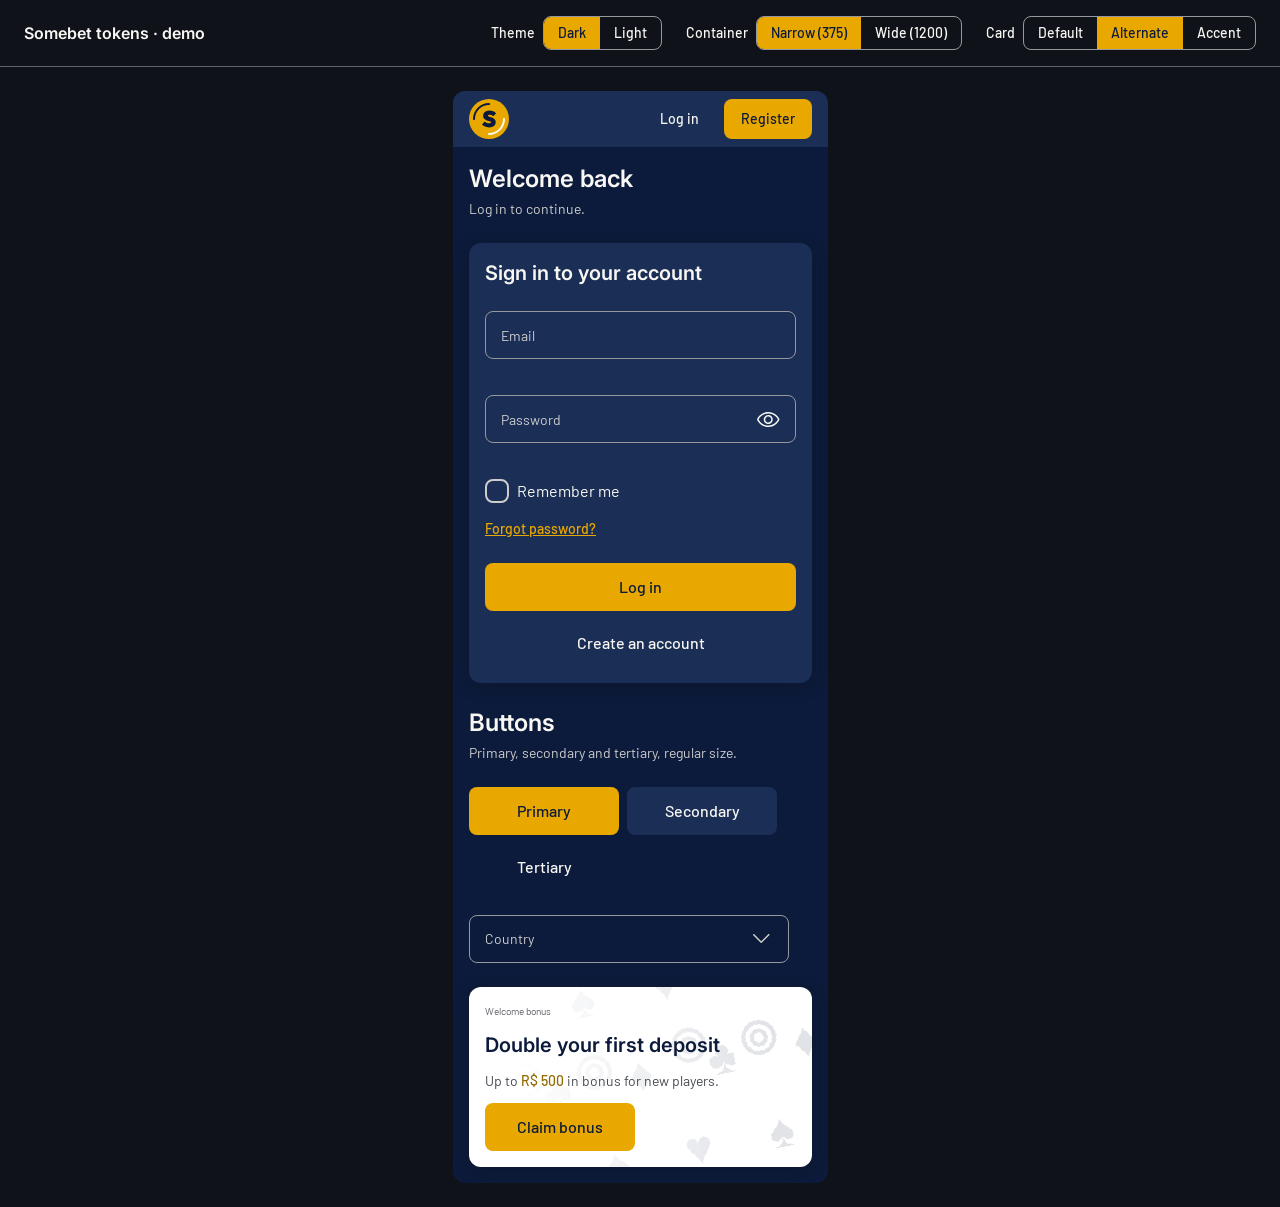
<file: demo/index.html>
<!doctype html>
<html lang="en" data-brand="somebet" data-theme="dark">
<head>
<meta charset="utf-8">
<meta name="viewport" content="width=device-width, initial-scale=1">
<title>Somebet tokens demo</title>
<link rel="preconnect" href="https://fonts.googleapis.com">
<link rel="preconnect" href="https://fonts.gstatic.com" crossorigin>
<link href="https://fonts.googleapis.com/css2?family=Barlow:wght@400;500&family=Inter:wght@600&display=swap" rel="stylesheet">
<!-- Swap brand-somebet.css for another brand file to re-skin everything below. -->
<link rel="stylesheet" href="../tokens/brand-somebet.css">
<link rel="stylesheet" href="../tokens/theme.css">
<link rel="stylesheet" href="../tokens/context.css">
<link rel="stylesheet" href="../tokens/layout.css">
<style>
  * { box-sizing: border-box; }
  body {
    margin: 0;
    background: var(--background);
    color: var(--on-background);
    font-family: var(--brand-font-body), system-ui, sans-serif;
    font-size: var(--type-body-size);
    line-height: var(--type-body-line-height);
    min-height: 100vh;
  }
  h1, h2, h3 { font-family: var(--brand-font-heading), system-ui, sans-serif; font-weight: 600; margin: 0; }

  /* Page chrome (outside the design-system screen) */
  .toolbar {
    display: flex; flex-wrap: wrap; gap: 24px; align-items: center;
    padding: 16px 24px; border-bottom: 1px solid var(--border-subtle);
  }
  .toolbar h1 { font-size: 16px; margin-right: auto; }
  .toggle { display: inline-flex; align-items: center; gap: 8px; font-weight: 500; }
  .toggle .seg { display: inline-flex; border: 1px solid var(--border-default); border-radius: var(--brand-radius-control); overflow: hidden; }
  .toggle button {
    font: inherit; font-weight: 500; color: var(--on-background); background: transparent;
    border: 0; padding: 6px 14px; cursor: pointer;
  }
  .toggle button[aria-pressed="true"] { background: var(--primary); color: var(--on-primary); }
  .stage-wrap { padding: 24px; display: flex; justify-content: center; }
  .stage { width: 375px; max-width: 100%; transition: width .2s ease; }
  .stage[data-width="wide"] { width: 1200px; }
  .stage[data-width="wide"] .screen { border-radius: 0; }

  /* The design-system screen. .layout is the size container; its child gets the layout tokens. */
  .layout { container-type: inline-size; }
  .screen {
    background: var(--ctx-surface);
    color: var(--ctx-on-surface-high);
    border-radius: var(--brand-radius-container);
    overflow: hidden;
    display: flex; flex-direction: column;
  }

  /* App header: Header context, height and padding from Layout, logo form from --logo-form */
  .app-header {
    background: var(--ctx-surface);
    color: var(--ctx-on-surface-high);
    height: var(--size-header-height);
    padding: 0 var(--space-inset-page);
    display: flex; align-items: center; gap: var(--space-inline-control);
  }

  /* Logo: verbatim SVG exports of the Figma Logo component. Logos are not token-coloured. */
  .logo { display: inline-flex; align-items: center; margin-right: auto; }
  .logo svg { display: block; } /* native Figma size: Compact 40 × 40, Horizontal 97 × 32 */
  .logo .logo-horizontal { display: none; }
  .logo[data-form="Horizontal"] .logo-horizontal { display: block; }
  .logo[data-form="Horizontal"] .logo-compact { display: none; }

  .body {
    padding: var(--space-inset-page);
    display: grid; gap: var(--space-stack-section);
    grid-template-columns: 1fr;
    max-width: var(--size-container-page); width: 100%; margin: 0 auto;
  }
  @container (min-width: 1024px) {
    .body { grid-template-columns: var(--size-container-form) 1fr; align-items: start; }
  }

  .section-title h2 { font-size: var(--type-headline-size); line-height: var(--type-headline-line-height); }
  .section-title p { margin: 4px 0 0; color: var(--ctx-on-surface-medium); }

  /* Card (Default context = raised) */
  .card {
    background: var(--ctx-surface-variant);
    color: var(--ctx-on-surface-high);
    border-radius: var(--brand-radius-container);
    padding: var(--space-inset-container);
    display: grid; gap: var(--space-stack-section);
    box-shadow: 0 4px 16px color-mix(in srgb, var(--brand-neutral-950) 30%, transparent);
  }
  .card-title { font-size: var(--type-title-size); line-height: var(--type-title-line-height); color: var(--ctx-on-surface-high); }
  .stack { display: grid; gap: var(--space-stack-section); align-content: start; }

  /* Form */
  .fields { display: grid; gap: var(--space-stack-field); }
  /* Input (Figma "Input"). Field: no fill, 1px border/default, control radius and height, inset/control padding,
     8px gap; value body on-surface/high, placeholder = label in on-surface/medium. Focus: 2px border/focus.
     Focus, Filled and Error: floating label (body-small Medium, on-surface/medium, no fill, 8px side padding)
     at x 8, y -8. Error: 2px error border, icon/warning-circle in error after the trailing action,
     assistive text (body-small) in error. Error while focused looks like Error.
     The border is a notched outline (see "Outline" below), so the label needs no background. */
  /* Outline: the field border as a <fieldset>. The browser cuts a gap in the top border for the <legend>,
     which holds an invisible copy of the label, so the gap always matches the label width and works on any
     background. Legend height 16 = the label; its centre sits on the field's top edge (label at x 8, y -8).
     top = -(16 - border) / 2 keeps the border on the field edge; padding + border = 8 keeps the gap at x 8. */
  .outline {
    position: absolute; left: 0; right: 0; bottom: 0; top: -7.5px; margin: 0; min-width: 0;
    padding: 0 7px; border: 1px solid var(--ctx-border-default); border-radius: var(--brand-radius-control);
    pointer-events: none;
  }
  .outline legend {
    float: unset; width: auto; height: 16px; padding: 0; max-width: 0.01px; overflow: hidden; visibility: hidden; white-space: nowrap;
    font-size: var(--type-body-small-size); line-height: var(--type-body-small-line-height); font-weight: 500;
  }
  .outline legend span { display: inline-block; padding: 0 var(--space-inline-control); }

  .input { display: grid; gap: var(--space-stack-assist); }
  .input-field {
    position: relative; display: flex; align-items: center; gap: var(--space-inline-control);
    height: var(--size-control-height); padding: 0 var(--space-inset-control);
  }
  .input-field input {
    flex: 1; min-width: 0; height: 100%; padding: 0; border: 0; outline: none; background: transparent;
    font: inherit; font-size: var(--type-body-size); line-height: var(--type-body-line-height); color: var(--ctx-on-surface-high);
  }
  .input-field input::placeholder { color: var(--ctx-on-surface-medium); opacity: 1; }
  .input-field .floating {
    position: absolute; left: 8px; top: -8px; display: none;
    padding: 0 var(--space-inline-control);
    font-size: var(--type-body-small-size); line-height: var(--type-body-small-line-height); font-weight: 500; color: var(--ctx-on-surface-medium);
  }
  .input-field:focus-within .outline { top: -7px; padding: 0 6px; border-width: 2px; border-color: var(--ctx-border-focus); }
  .input-field:focus-within .floating, .input.filled .floating, .input.error .floating { display: block; }
  .input-field:focus-within .outline legend, .input.filled .outline legend, .input.error .outline legend { max-width: 100%; }
  .input-field:focus-within input::placeholder, .input.error input::placeholder { color: transparent; }
  .input-field .validation { display: none; flex: none; width: var(--size-icon-md); height: var(--size-icon-md); color: var(--ctx-error); }
  .input.error .outline { top: -7px; padding: 0 6px; border-width: 2px; border-color: var(--ctx-error); }
  .input.error .validation { display: block; }
  /* The assistive row always keeps its one-line height (as in Figma), so an error never shifts the layout. */
  .input .assistive { margin: 0; min-height: var(--type-body-small-line-height); padding: 0 var(--space-inset-control); font-size: var(--type-body-small-size); line-height: var(--type-body-small-line-height); color: var(--ctx-on-surface-medium); }
  .input.error .assistive { color: var(--ctx-error); }
  .actions { display: grid; gap: var(--space-inline-button-group); } /* Button group, vertical: 8px */
  /* Text link (Figma "Text link"): body size, Medium, underlined, highlight colour, left-aligned under the fields */
  .link { justify-self: start; color: var(--ctx-on-surface-highlight); font-size: var(--type-body-size); line-height: var(--type-body-line-height); font-weight: 500; text-decoration: underline; }

  /* Buttons: sizes and min widths from Layout, colours from Context */
  .btn {
    font: inherit; font-weight: 500; cursor: pointer; border: 1px solid transparent;
    border-radius: var(--brand-radius-control);
    height: var(--size-control-height); min-width: var(--size-button-min-width-regular);
    padding: 0 var(--space-inset-control);
    background: var(--ctx-primary); color: var(--ctx-on-primary);
    font-size: var(--type-body-large-size); line-height: var(--type-body-large-line-height); /* Regular and Large */
  }
  .btn:hover { background: var(--ctx-primary-hover); }
  .btn:active { background: var(--ctx-primary-pressed); }
  .btn.secondary { background: var(--ctx-secondary); color: var(--ctx-on-secondary); }
  .btn.secondary:hover { background: var(--ctx-secondary-hover); }
  .btn.secondary:active { background: var(--ctx-secondary-pressed); }
  .btn.tertiary { background: var(--ctx-tertiary); color: var(--ctx-on-tertiary); } /* no border, as in Figma */
  .btn.tertiary:hover { background: var(--ctx-tertiary-hover); }
  .btn.tertiary:active { background: var(--ctx-tertiary-pressed); }
  .btn.small { height: var(--size-control-height-small); min-width: var(--size-button-min-width-small); font-size: var(--type-body-size); line-height: var(--type-body-line-height); }
  .btn.large { height: var(--size-control-height-large); min-width: var(--size-button-min-width-large); }
  .btn:disabled { background: var(--ctx-primary-disabled); color: var(--ctx-on-primary-disabled); cursor: not-allowed; }
  .btn.block { width: 100%; }
  .row { display: flex; flex-wrap: wrap; gap: var(--space-inline-button-group); align-items: center; }
  .app-header .btn { min-width: 0; height: var(--size-control-height-small); }

  /* Alternate promo card: switch the context with one class */
  .promo {
    background: var(--ctx-surface-variant);
    color: var(--ctx-on-surface-high);
    border-radius: var(--brand-radius-container);
    padding: var(--space-inset-container);
    display: grid; gap: var(--space-stack-group);
    box-shadow: 0 4px 16px color-mix(in srgb, var(--brand-neutral-950) 30%, transparent);
  }
  .promo h3 { font-size: var(--type-title-size); line-height: var(--type-title-line-height); }
  .promo p { margin: 0; color: var(--ctx-on-surface-medium); }
  .promo .highlight { color: var(--ctx-on-surface-highlight); font-weight: 500; }
  .caption { font-size: var(--type-caption-size); line-height: var(--type-caption-line-height); color: var(--ctx-on-surface-low); }
  /* Checkbox: 24px box, 2px border/strong, control radius; On = primary fill + Figma icon/check (16 × 16) in on-primary */
  .checkbox { display: inline-flex; align-items: center; gap: var(--space-inline-control); justify-self: start; cursor: pointer;
    font-size: var(--type-body-large-size); line-height: var(--type-body-large-line-height); color: var(--ctx-on-surface-high); }
  .checkbox input {
    appearance: none; -webkit-appearance: none; margin: 0; flex: none; cursor: pointer;
    width: 24px; height: 24px; border: 2px solid var(--ctx-border-strong); border-radius: var(--brand-radius-control);
    background: transparent; display: grid; place-items: center;
  }
  .checkbox input::after {
    content: ""; width: 16px; height: 16px; background: var(--ctx-on-primary); visibility: hidden;
    -webkit-mask: url("data:image/svg+xml,%3Csvg xmlns='http://www.w3.org/2000/svg' viewBox='0 0 24 24'%3E%3Cpath d='M21.531 6.28104L9.53104 18.281C9.46139 18.3508 9.37867 18.4061 9.28762 18.4438C9.19657 18.4816 9.09898 18.501 9.00042 18.501C8.90186 18.501 8.80426 18.4816 8.71321 18.4438C8.62216 18.4061 8.53945 18.3508 8.46979 18.281L3.21979 13.031C3.07906 12.8903 3 12.6994 3 12.5004C3 12.3014 3.07906 12.1105 3.21979 11.9698C3.36052 11.8291 3.55139 11.75 3.75042 11.75C3.94944 11.75 4.14031 11.8291 4.28104 11.9698L9.00042 16.6901L20.4698 5.21979C20.6105 5.07906 20.8014 5 21.0004 5C21.1994 5 21.3903 5.07906 21.531 5.21979C21.6718 5.36052 21.7508 5.55139 21.7508 5.75042C21.7508 5.94944 21.6718 6.14031 21.531 6.28104Z'/%3E%3C/svg%3E") center / contain no-repeat;
            mask: url("data:image/svg+xml,%3Csvg xmlns='http://www.w3.org/2000/svg' viewBox='0 0 24 24'%3E%3Cpath d='M21.531 6.28104L9.53104 18.281C9.46139 18.3508 9.37867 18.4061 9.28762 18.4438C9.19657 18.4816 9.09898 18.501 9.00042 18.501C8.90186 18.501 8.80426 18.4816 8.71321 18.4438C8.62216 18.4061 8.53945 18.3508 8.46979 18.281L3.21979 13.031C3.07906 12.8903 3 12.6994 3 12.5004C3 12.3014 3.07906 12.1105 3.21979 11.9698C3.36052 11.8291 3.55139 11.75 3.75042 11.75C3.94944 11.75 4.14031 11.8291 4.28104 11.9698L9.00042 16.6901L20.4698 5.21979C20.6105 5.07906 20.8014 5 21.0004 5C21.1994 5 21.3903 5.07906 21.531 5.21979C21.6718 5.36052 21.7508 5.55139 21.7508 5.75042C21.7508 5.94944 21.6718 6.14031 21.531 6.28104Z'/%3E%3C/svg%3E") center / contain no-repeat;
  }
  .checkbox input:checked { background: var(--ctx-primary); border-color: var(--ctx-primary); }
  .checkbox input:checked::after { visibility: visible; }
  .checkbox input:focus-visible { outline: 2px solid var(--ctx-border-focus); outline-offset: 2px; }
  /* Input trailing action (password visibility) with Figma icons */
  .icon-btn {
    flex: none; width: var(--size-icon-md); height: var(--size-icon-md); padding: 0; border: 0; background: transparent;
    color: var(--ctx-on-surface-high); cursor: pointer; display: grid; place-items: center;
  }
  .icon-btn:focus-visible { outline: 2px solid var(--ctx-border-focus); outline-offset: 2px; }
  .icon-btn svg { width: 100%; height: 100%; } /* Figma icon/eye, icon/eye-slash (24 × 24), on-surface/high */
  .icon-btn .eye-off { display: none; }
  .icon-btn[aria-pressed="true"] .eye-on { display: none; }
  .icon-btn[aria-pressed="true"] .eye-off { display: block; }
  /* Select (Figma "Select" + "Select list item"). Field: no fill, 1px border/default, control radius and height,
     inset/control padding, 8px gap; placeholder body on-surface/medium; caret icon/caret-down on-surface/medium.
     Focus: 2px border/focus. Focus and Filled: floating label (body-small Medium, on-surface/medium, no fill,
     8px side padding) at x 8, y -8. List: surface-variant, control radius, 8px top/bottom padding, elevation/2.
     Item: min height control, 8/16 padding, body on-surface/high; Hover fill surface; Selected adds icon/check in on-surface/highlight. */
  .select { position: relative; width: 320px; max-width: 100%; }
  .select-field {
    position: relative; width: 100%; display: flex; align-items: center; gap: var(--space-inline-control);
    height: var(--size-control-height); padding: 0 var(--space-inset-control);
    background: transparent; border: 0; border-radius: var(--brand-radius-control); outline: none;
    font: inherit; text-align: left; cursor: pointer;
  }
  .select-field .text { flex: 1; min-width: 0; font-size: var(--type-body-size); line-height: var(--type-body-line-height); color: var(--ctx-on-surface-medium); }
  .select-field .caret { flex: none; width: var(--size-icon-md); height: var(--size-icon-md); color: var(--ctx-on-surface-medium); }
  .select-field .floating {
    position: absolute; left: 8px; top: -8px; display: none;
    padding: 0 var(--space-inline-control);
    font-size: var(--type-body-small-size); line-height: var(--type-body-small-line-height); font-weight: 500; color: var(--ctx-on-surface-medium);
  }
  .select-box { position: relative; }
  .select.open .outline, .select-box:has(.select-field:focus-visible) .outline { top: -7px; padding: 0 6px; border-width: 2px; border-color: var(--ctx-border-focus); }
  .select.open .select-field .floating, .select.filled .select-field .floating { display: block; }
  .select.open .outline legend, .select.filled .outline legend { max-width: 100%; }
  .select.filled .select-field .text { color: var(--ctx-on-surface-high); }
  .select.open:not(.filled) .select-field .text { visibility: hidden; }
  .select-list {
    position: absolute; z-index: 10; left: 0; right: 0; top: calc(100% + var(--space-stack-assist));
    margin: 0; padding: var(--space-inline-control) 0; list-style: none; display: none;
    background: var(--ctx-surface-variant); border-radius: var(--brand-radius-control);
    box-shadow: 0 4px 12px rgba(15, 18, 24, 0.32); /* elevation/2 */
  }
  .select.open .select-list { display: block; }
  .select-list li {
    display: flex; align-items: center; gap: var(--space-inline-control);
    min-height: var(--size-control-height); padding: var(--space-inline-control) var(--space-inset-control);
    font-size: var(--type-body-size); line-height: var(--type-body-line-height); color: var(--ctx-on-surface-high); cursor: pointer;
  }
  .select-list li .label { flex: 1; min-width: 0; }
  .select-list li:hover, .select-list li.active { background: var(--ctx-surface); }
  .select-list li .check { flex: none; width: var(--size-icon-md); height: var(--size-icon-md); color: var(--ctx-on-surface-highlight); display: none; }
  .select-list li[aria-selected="true"] .check { display: block; }
  /* Promo background (idea): a casino pattern (suits and chips) drawn in the context's own ink at low
     opacity, so it always matches the surface tone of the context. Fades out behind the text. */
  .promo { position: relative; overflow: hidden; isolation: isolate; }
  .promo::before {
    content: ""; position: absolute; inset: 0; z-index: -1; pointer-events: none;
    background: var(--ctx-on-surface-high); opacity: 0.12;
    -webkit-mask: url("data:image/svg+xml,%3Csvg xmlns='http://www.w3.org/2000/svg' width='120' height='120' viewBox='0 0 120 120'%3E%3Cg font-family='Arial' font-size='34' text-anchor='middle'%3E%3Ctext x='22' y='40'%3E%E2%99%A0%3C/text%3E%3Ctext x='82' y='40'%3E%E2%99%A5%3C/text%3E%3Ctext x='52' y='100'%3E%E2%99%A6%3C/text%3E%3Ctext x='112' y='100'%3E%E2%99%A3%3C/text%3E%3C/g%3E%3Cg fill='none' stroke='black' stroke-width='3'%3E%3Ccircle cx='90' cy='75' r='11'/%3E%3Ccircle cx='90' cy='75' r='5'/%3E%3Ccircle cx='20' cy='80' r='11'/%3E%3Ccircle cx='20' cy='80' r='5'/%3E%3C/g%3E%3C/svg%3E") 0 0 / 120px 120px repeat, linear-gradient(100deg, transparent 25%, #000 75%);
    -webkit-mask-composite: source-in;
            mask: url("data:image/svg+xml,%3Csvg xmlns='http://www.w3.org/2000/svg' width='120' height='120' viewBox='0 0 120 120'%3E%3Cg font-family='Arial' font-size='34' text-anchor='middle'%3E%3Ctext x='22' y='40'%3E%E2%99%A0%3C/text%3E%3Ctext x='82' y='40'%3E%E2%99%A5%3C/text%3E%3Ctext x='52' y='100'%3E%E2%99%A6%3C/text%3E%3Ctext x='112' y='100'%3E%E2%99%A3%3C/text%3E%3C/g%3E%3Cg fill='none' stroke='black' stroke-width='3'%3E%3Ccircle cx='90' cy='75' r='11'/%3E%3Ccircle cx='90' cy='75' r='5'/%3E%3Ccircle cx='20' cy='80' r='11'/%3E%3Ccircle cx='20' cy='80' r='5'/%3E%3C/g%3E%3C/svg%3E") 0 0 / 120px 120px repeat, linear-gradient(100deg, transparent 25%, #000 75%);
            mask-composite: intersect;
    transform: rotate(-12deg) scale(1.4);
  }
</style>
</head>
<body>
  <div class="toolbar">
    <h1>Somebet tokens · demo</h1>
    <div class="toggle" role="group" aria-label="Theme">Theme
      <span class="seg">
        <button type="button" data-theme-set="dark" aria-pressed="true">Dark</button>
        <button type="button" data-theme-set="light" aria-pressed="false">Light</button>
      </span>
    </div>
    <div class="toggle" role="group" aria-label="Container width">Container
      <span class="seg">
        <button type="button" data-width-set="narrow" aria-pressed="true">Narrow (375)</button>
        <button type="button" data-width-set="wide" aria-pressed="false">Wide (1200)</button>
      </span>
    </div>
    <div class="toggle" role="group" aria-label="Card context">Card
      <span class="seg">
        <button type="button" data-ctx-set="ctx-default" aria-pressed="false">Default</button>
        <button type="button" data-ctx-set="ctx-alternate" aria-pressed="true">Alternate</button>
        <button type="button" data-ctx-set="ctx-accent" aria-pressed="false">Accent</button>
      </span>
    </div>
  </div>

  <div class="stage-wrap">
    <div class="stage" id="stage" data-width="narrow">
      <div class="layout">
        <div class="screen">
          <header class="app-header ctx-header">
            <span class="logo" id="logo" data-form="Compact" role="img" aria-label="Somebet">
              <!-- Logo · Brand=Somebet, Form=Compact, Context=Default · verbatim Figma SVG export -->
              <svg class="logo-compact" aria-hidden="true" width="40" height="40" viewBox="0 0 40 40" fill="none" xmlns="http://www.w3.org/2000/svg">
<circle cx="20" cy="20" r="20" fill="#E9A800"/>
<path d="M34 20C34 19.4477 34.4477 19 35 19C35.5523 19 36 19.4477 36 20C36 24.2435 34.3141 28.3129 31.3135 31.3135C28.3129 34.3141 24.2435 36 20 36C19.4477 36 19 35.5523 19 35C19 34.4477 19.4477 34 20 34C23.713 34 27.2739 32.5249 29.8994 29.8994C32.5249 27.2739 34 23.713 34 20Z" fill="#F8F7F3"/>
<path d="M4 20C4 15.7565 5.68594 11.6871 8.68652 8.68652C11.6871 5.68594 15.7565 4 20 4C20.5523 4 21 4.44772 21 5C21 5.55228 20.5523 6 20 6C16.287 6 12.7261 7.47508 10.1006 10.1006C7.47508 12.7261 6 16.287 6 20C6 20.5523 5.55228 21 5 21C4.44772 21 4 20.5523 4 20Z" fill="#0C1B3B"/>
<path d="M20.2296 28.3968C19.2893 28.3968 18.36 28.2765 17.4416 28.036C16.5451 27.7955 15.7032 27.4565 14.916 27.0192C14.1507 26.56 13.4947 26.0352 12.948 25.4448L15.8016 22.5584C16.3264 23.1269 16.9496 23.5752 17.6712 23.9032C18.3928 24.2093 19.18 24.3624 20.0328 24.3624C20.6232 24.3624 21.0715 24.2749 21.3776 24.1C21.7056 23.9251 21.8696 23.6845 21.8696 23.3784C21.8696 22.9848 21.6728 22.6896 21.2792 22.4928C20.9075 22.2741 20.4264 22.0883 19.836 21.9352C19.2456 21.7603 18.6224 21.5744 17.9664 21.3776C17.3104 21.1808 16.6872 20.9075 16.0968 20.5576C15.5064 20.2077 15.0253 19.7267 14.6536 19.1144C14.2819 18.4803 14.096 17.6821 14.096 16.72C14.096 15.6923 14.3584 14.8067 14.8832 14.0632C15.408 13.2979 16.1515 12.6965 17.1136 12.2592C18.0757 11.8219 19.2019 11.6032 20.492 11.6032C21.8477 11.6032 23.0941 11.8437 24.2312 12.3248C25.3901 12.784 26.3304 13.4728 27.052 14.3912L24.1984 17.2776C23.6955 16.6872 23.1269 16.2717 22.4928 16.0312C21.8805 15.7907 21.2792 15.6704 20.6888 15.6704C20.1203 15.6704 19.6939 15.7579 19.4096 15.9328C19.1253 16.0859 18.9832 16.3155 18.9832 16.6216C18.9832 16.9496 19.1691 17.212 19.5408 17.4088C19.9125 17.6056 20.3936 17.7805 20.984 17.9336C21.5744 18.0867 22.1976 18.2725 22.8536 18.4912C23.5096 18.7099 24.1328 19.0051 24.7232 19.3768C25.3136 19.7485 25.7947 20.2515 26.1664 20.8856C26.5381 21.4979 26.724 22.3069 26.724 23.3128C26.724 24.8653 26.1336 26.1008 24.9528 27.0192C23.7939 27.9376 22.2195 28.3968 20.2296 28.3968Z" fill="#0C1B3B"/>
</svg>
              <!-- Logo · Brand=Somebet, Form=Horizontal, Context=Default · verbatim Figma SVG export -->
              <svg class="logo-horizontal" aria-hidden="true" width="97" height="32" viewBox="0 0 97 32" fill="none" xmlns="http://www.w3.org/2000/svg">
<path d="M5.328 24.6242C4.64 24.6242 3.96 24.5362 3.288 24.3602C2.632 24.1842 2.016 23.9362 1.44 23.6162C0.88 23.2802 0.4 22.8962 0 22.4642L2.088 20.3522C2.472 20.7682 2.928 21.0962 3.456 21.3362C3.984 21.5602 4.56 21.6722 5.184 21.6722C5.616 21.6722 5.944 21.6082 6.168 21.4802C6.408 21.3522 6.528 21.1762 6.528 20.9522C6.528 20.6642 6.384 20.4482 6.096 20.3042C5.824 20.1442 5.472 20.0082 5.04 19.8962C4.608 19.7682 4.152 19.6322 3.672 19.4882C3.192 19.3442 2.736 19.1442 2.304 18.8882C1.872 18.6322 1.52 18.2802 1.248 17.8322C0.976 17.3682 0.84 16.7842 0.84 16.0802C0.84 15.3282 1.032 14.6802 1.416 14.1362C1.8 13.5762 2.344 13.1362 3.048 12.8162C3.752 12.4962 4.576 12.3362 5.52 12.3362C6.512 12.3362 7.424 12.5122 8.256 12.8642C9.104 13.2002 9.792 13.7042 10.32 14.3762L8.232 16.4882C7.864 16.0562 7.448 15.7522 6.984 15.5762C6.536 15.4002 6.096 15.3122 5.664 15.3122C5.248 15.3122 4.936 15.3762 4.728 15.5042C4.52 15.6162 4.416 15.7842 4.416 16.0082C4.416 16.2482 4.552 16.4402 4.824 16.5842C5.096 16.7282 5.448 16.8562 5.88 16.9682C6.312 17.0802 6.768 17.2162 7.248 17.3762C7.728 17.5362 8.184 17.7522 8.616 18.0242C9.048 18.2962 9.4 18.6642 9.672 19.1282C9.944 19.5762 10.08 20.1682 10.08 20.9042C10.08 22.0402 9.648 22.9442 8.784 23.6162C7.936 24.2882 6.784 24.6242 5.328 24.6242Z" fill="#F8F7F3"/>
<path d="M26.08 24.3362V12.6722H29.752V24.3362H26.08ZM33.544 24.3362V17.5202C33.544 16.9282 33.36 16.4722 32.992 16.1522C32.64 15.8162 32.2 15.6482 31.672 15.6482C31.304 15.6482 30.976 15.7282 30.688 15.8882C30.4 16.0322 30.168 16.2402 29.992 16.5122C29.832 16.7842 29.752 17.1202 29.752 17.5202L28.336 16.8962C28.336 15.9682 28.536 15.1762 28.936 14.5202C29.336 13.8482 29.88 13.3362 30.568 12.9842C31.256 12.6162 32.032 12.4322 32.896 12.4322C33.712 12.4322 34.44 12.6162 35.08 12.9842C35.736 13.3522 36.256 13.8642 36.64 14.5202C37.024 15.1762 37.216 15.9602 37.216 16.8722V24.3362H33.544ZM41.008 24.3362V17.5202C41.008 16.9282 40.824 16.4722 40.456 16.1522C40.104 15.8162 39.664 15.6482 39.136 15.6482C38.768 15.6482 38.44 15.7282 38.152 15.8882C37.864 16.0322 37.632 16.2402 37.456 16.5122C37.296 16.7842 37.216 17.1202 37.216 17.5202L35.104 17.2322C35.136 16.2402 35.368 15.3922 35.8 14.6882C36.248 13.9682 36.832 13.4162 37.552 13.0322C38.288 12.6322 39.112 12.4322 40.024 12.4322C40.92 12.4322 41.712 12.6242 42.4 13.0082C43.104 13.3762 43.656 13.9122 44.056 14.6162C44.472 15.3042 44.68 16.1362 44.68 17.1122V24.3362H41.008Z" fill="#F8F7F3"/>
<path d="M52.7931 24.6002C51.5291 24.6002 50.4011 24.3442 49.4091 23.8322C48.4331 23.3042 47.6651 22.5762 47.1051 21.6482C46.5451 20.7202 46.2651 19.6722 46.2651 18.5042C46.2651 17.3362 46.5371 16.2962 47.0811 15.3842C47.6411 14.4562 48.3931 13.7282 49.3371 13.2002C50.2811 12.6722 51.3451 12.4082 52.5291 12.4082C53.6811 12.4082 54.6971 12.6562 55.5771 13.1522C56.4571 13.6482 57.1451 14.3362 57.6411 15.2162C58.1531 16.0962 58.4091 17.1042 58.4091 18.2402C58.4091 18.4482 58.3931 18.6722 58.3611 18.9122C58.3451 19.1362 58.3051 19.4002 58.2411 19.7042L48.1851 19.7282V17.2082L56.6811 17.1842L55.0971 18.2402C55.0811 17.5682 54.9771 17.0162 54.7851 16.5842C54.5931 16.1362 54.3051 15.8002 53.9211 15.5762C53.5531 15.3362 53.0971 15.2162 52.5531 15.2162C51.9771 15.2162 51.4731 15.3522 51.0411 15.6242C50.6251 15.8802 50.2971 16.2482 50.0571 16.7282C49.8331 17.2082 49.7211 17.7922 49.7211 18.4802C49.7211 19.1682 49.8411 19.7602 50.0811 20.2562C50.3371 20.7362 50.6891 21.1122 51.1371 21.3842C51.6011 21.6402 52.1451 21.7682 52.7691 21.7682C53.3451 21.7682 53.8651 21.6722 54.3291 21.4802C54.7931 21.2722 55.2011 20.9682 55.5531 20.5682L57.5691 22.5842C56.9931 23.2562 56.2971 23.7602 55.4811 24.0962C54.6651 24.4322 53.7691 24.6002 52.7931 24.6002Z" fill="#F8F7F3"/>
<path d="M67.8 24.5762C67.016 24.5762 66.296 24.4162 65.64 24.0962C64.984 23.7602 64.448 23.3202 64.032 22.7762C63.616 22.2162 63.376 21.5922 63.312 20.9042V15.9842C63.376 15.2962 63.616 14.6882 64.032 14.1602C64.448 13.6162 64.984 13.1922 65.64 12.8882C66.296 12.5842 67.016 12.4322 67.8 12.4322C68.904 12.4322 69.88 12.6962 70.728 13.2242C71.592 13.7522 72.264 14.4722 72.744 15.3842C73.24 16.2962 73.488 17.3362 73.488 18.5042C73.488 19.6722 73.24 20.7122 72.744 21.6242C72.264 22.5362 71.592 23.2562 70.728 23.7842C69.88 24.3122 68.904 24.5762 67.8 24.5762ZM61.08 24.3362V6.91217H64.752V15.5282L64.152 18.3602L64.704 21.1922V24.3362H61.08ZM67.152 21.2642C67.664 21.2642 68.112 21.1442 68.496 20.9042C68.896 20.6642 69.208 20.3362 69.432 19.9202C69.656 19.5042 69.768 19.0322 69.768 18.5042C69.768 17.9602 69.656 17.4802 69.432 17.0642C69.208 16.6482 68.896 16.3282 68.496 16.1042C68.112 15.8642 67.664 15.7442 67.152 15.7442C66.64 15.7442 66.184 15.8642 65.784 16.1042C65.384 16.3282 65.072 16.6482 64.848 17.0642C64.64 17.4802 64.536 17.9602 64.536 18.5042C64.536 19.0482 64.648 19.5282 64.872 19.9442C65.096 20.3602 65.4 20.6882 65.784 20.9282C66.184 21.1522 66.64 21.2642 67.152 21.2642Z" fill="#E9A800"/>
<path d="M81.1135 24.6002C79.8495 24.6002 78.7215 24.3442 77.7295 23.8322C76.7535 23.3042 75.9855 22.5762 75.4255 21.6482C74.8655 20.7202 74.5855 19.6722 74.5855 18.5042C74.5855 17.3362 74.8575 16.2962 75.4015 15.3842C75.9615 14.4562 76.7135 13.7282 77.6575 13.2002C78.6015 12.6722 79.6655 12.4082 80.8495 12.4082C82.0015 12.4082 83.0175 12.6562 83.8975 13.1522C84.7775 13.6482 85.4655 14.3362 85.9615 15.2162C86.4735 16.0962 86.7295 17.1042 86.7295 18.2402C86.7295 18.4482 86.7135 18.6722 86.6815 18.9122C86.6655 19.1362 86.6255 19.4002 86.5615 19.7042L76.5055 19.7282V17.2082L85.0015 17.1842L83.4175 18.2402C83.4015 17.5682 83.2975 17.0162 83.1055 16.5842C82.9135 16.1362 82.6255 15.8002 82.2415 15.5762C81.8735 15.3362 81.4175 15.2162 80.8735 15.2162C80.2975 15.2162 79.7935 15.3522 79.3615 15.6242C78.9455 15.8802 78.6175 16.2482 78.3775 16.7282C78.1535 17.2082 78.0415 17.7922 78.0415 18.4802C78.0415 19.1682 78.1615 19.7602 78.4015 20.2562C78.6575 20.7362 79.0095 21.1122 79.4575 21.3842C79.9215 21.6402 80.4655 21.7682 81.0895 21.7682C81.6655 21.7682 82.1855 21.6722 82.6495 21.4802C83.1135 21.2722 83.5215 20.9682 83.8735 20.5682L85.8895 22.5842C85.3135 23.2562 84.6175 23.7602 83.8015 24.0962C82.9855 24.4322 82.0895 24.6002 81.1135 24.6002Z" fill="#E9A800"/>
<path d="M89.9001 24.3362V7.84817H93.5721V24.3362H89.9001ZM87.2601 15.7922V12.6722H96.2121V15.7922H87.2601Z" fill="#E9A800"/>
<circle cx="18" cy="18.5" r="6.5" fill="#E9A800"/>
<path d="M22.55 18.5C22.55 18.3205 22.6955 18.175 22.875 18.175C23.0545 18.175 23.2 18.3205 23.2 18.5C23.2 19.8791 22.6521 21.2017 21.6769 22.1769C20.7017 23.1521 19.3791 23.7 18 23.7C17.8205 23.7 17.675 23.5545 17.675 23.375C17.675 23.1955 17.8205 23.05 18 23.05C19.2067 23.05 20.364 22.5706 21.2173 21.7173C22.0706 20.864 22.55 19.7067 22.55 18.5Z" fill="#F8F7F3"/>
<path d="M12.8 18.5C12.8 17.1209 13.3479 15.7983 14.3231 14.8231C15.2983 13.8479 16.6209 13.3 18 13.3C18.1795 13.3 18.325 13.4455 18.325 13.625C18.325 13.8045 18.1795 13.95 18 13.95C16.7933 13.95 15.636 14.4294 14.7827 15.2827C13.9294 16.136 13.45 17.2933 13.45 18.5C13.45 18.6795 13.3045 18.825 13.125 18.825C12.9455 18.825 12.8 18.6795 12.8 18.5Z" fill="#0C1B3B"/>
</svg>
            </span>
            <button class="btn tertiary small" type="button">Log in</button>
            <button class="btn small" type="button">Register</button>
          </header>

          <main class="body">
            <section class="stack">
              <div class="section-title">
                <h2>Welcome back</h2>
                <p>Log in to continue.</p>
              </div>
              <form class="card" id="login" novalidate>
                <h3 class="card-title">Sign in to your account</h3>
                <div class="fields">
                  <div class="input" id="email-input">
                    <div class="input-field">
                      <fieldset class="outline" aria-hidden="true"><legend><span>Email</span></legend></fieldset>
                      <label class="floating" for="email">Email</label>
                      <input id="email" type="email" placeholder="Email" autocomplete="email" aria-describedby="email-msg">
                      <svg class="validation" width="24" height="24" viewBox="0 0 24 24" fill="none" aria-hidden="true"><path d="M11.75 2C9.82164 2 7.93657 2.57183 6.33319 3.64317C4.72982 4.71451 3.48013 6.23726 2.74218 8.01884C2.00422 9.80042 1.81114 11.7608 2.18735 13.6521C2.56355 15.5434 3.49215 17.2807 4.85571 18.6443C6.21928 20.0079 7.95656 20.9365 9.84787 21.3127C11.7392 21.6889 13.6996 21.4958 15.4812 20.7578C17.2627 20.0199 18.7855 18.7702 19.8568 17.1668C20.9282 15.5634 21.5 13.6784 21.5 11.75C21.4973 9.16498 20.4692 6.68661 18.6413 4.85872C16.8134 3.03084 14.335 2.00273 11.75 2ZM11.75 20C10.1183 20 8.52326 19.5161 7.16655 18.6096C5.80984 17.7031 4.75242 16.4146 4.128 14.9071C3.50358 13.3996 3.3402 11.7408 3.65853 10.1405C3.97685 8.54016 4.76259 7.07015 5.91637 5.91637C7.07016 4.76259 8.54017 3.97685 10.1405 3.65852C11.7409 3.34019 13.3997 3.50357 14.9071 4.12799C16.4146 4.75242 17.7031 5.80984 18.6096 7.16655C19.5161 8.52325 20 10.1183 20 11.75C19.9975 13.9373 19.1275 16.0343 17.5809 17.5809C16.0343 19.1275 13.9373 19.9975 11.75 20ZM11 12.5V7.25C11 7.05109 11.079 6.86032 11.2197 6.71967C11.3603 6.57902 11.5511 6.5 11.75 6.5C11.9489 6.5 12.1397 6.57902 12.2803 6.71967C12.421 6.86032 12.5 7.05109 12.5 7.25V12.5C12.5 12.6989 12.421 12.8897 12.2803 13.0303C12.1397 13.171 11.9489 13.25 11.75 13.25C11.5511 13.25 11.3603 13.171 11.2197 13.0303C11.079 12.8897 11 12.6989 11 12.5ZM12.875 15.875C12.875 16.0975 12.809 16.315 12.6854 16.5C12.5618 16.685 12.3861 16.8292 12.1805 16.9144C11.975 16.9995 11.7488 17.0218 11.5305 16.9784C11.3123 16.935 11.1118 16.8278 10.9545 16.6705C10.7972 16.5132 10.69 16.3127 10.6466 16.0945C10.6032 15.8762 10.6255 15.65 10.7106 15.4445C10.7958 15.2389 10.94 15.0632 11.125 14.9396C11.31 14.816 11.5275 14.75 11.75 14.75C12.0484 14.75 12.3345 14.8685 12.5455 15.0795C12.7565 15.2905 12.875 15.5766 12.875 15.875Z" fill="currentColor"/></svg>
                    </div>
                    <p class="assistive" id="email-msg"></p>
                  </div>
                  <div class="input" id="pw-input">
                    <div class="input-field">
                      <fieldset class="outline" aria-hidden="true"><legend><span>Password</span></legend></fieldset>
                      <label class="floating" for="pw">Password</label>
                      <input id="pw" type="password" placeholder="Password" autocomplete="current-password" aria-describedby="pw-msg">
                      <button class="icon-btn" type="button" id="pw-toggle" aria-label="Show password" aria-pressed="false"><svg class="eye-on" aria-hidden="true" width="24" height="24" viewBox="0 0 24 24" fill="none" xmlns="http://www.w3.org/2000/svg">
<path d="M23.4353 12.1962C23.4025 12.1222 22.6084 10.3606 20.8431 8.59531C18.4909 6.24312 15.52 5 12.25 5C8.97999 5 6.00905 6.24312 3.65687 8.59531C1.89155 10.3606 1.09374 12.125 1.06468 12.1962C1.02203 12.2922 1 12.396 1 12.5009C1 12.6059 1.02203 12.7097 1.06468 12.8056C1.09749 12.8797 1.89155 14.6403 3.65687 16.4056C6.00905 18.7569 8.97999 20 12.25 20C15.52 20 18.4909 18.7569 20.8431 16.4056C22.6084 14.6403 23.4025 12.8797 23.4353 12.8056C23.4779 12.7097 23.5 12.6059 23.5 12.5009C23.5 12.396 23.4779 12.2922 23.4353 12.1962ZM12.25 18.5C9.36437 18.5 6.84343 17.4509 4.75655 15.3828C3.90028 14.5313 3.17179 13.5603 2.59374 12.5C3.17164 11.4396 3.90014 10.4686 4.75655 9.61719C6.84343 7.54906 9.36437 6.5 12.25 6.5C15.1356 6.5 17.6566 7.54906 19.7434 9.61719C20.6014 10.4684 21.3315 11.4394 21.9109 12.5C21.235 13.7619 18.2903 18.5 12.25 18.5ZM12.25 8C11.36 8 10.4899 8.26392 9.74993 8.75839C9.0099 9.25285 8.43313 9.95566 8.09253 10.7779C7.75194 11.6002 7.66282 12.505 7.83646 13.3779C8.01009 14.2508 8.43867 15.0526 9.06801 15.682C9.69735 16.3113 10.4992 16.7399 11.3721 16.9135C12.245 17.0872 13.1498 16.9981 13.9721 16.6575C14.7943 16.3169 15.4971 15.7401 15.9916 15.0001C16.4861 14.26 16.75 13.39 16.75 12.5C16.7488 11.3069 16.2742 10.163 15.4306 9.31939C14.587 8.47575 13.4431 8.00124 12.25 8ZM12.25 15.5C11.6566 15.5 11.0766 15.3241 10.5833 14.9944C10.0899 14.6648 9.70542 14.1962 9.47835 13.6481C9.25129 13.0999 9.19188 12.4967 9.30764 11.9147C9.42339 11.3328 9.70911 10.7982 10.1287 10.3787C10.5482 9.95912 11.0828 9.6734 11.6647 9.55764C12.2467 9.44189 12.8499 9.5013 13.398 9.72836C13.9462 9.95542 14.4148 10.3399 14.7444 10.8333C15.074 11.3266 15.25 11.9067 15.25 12.5C15.25 13.2956 14.9339 14.0587 14.3713 14.6213C13.8087 15.1839 13.0456 15.5 12.25 15.5Z" fill="currentColor"/>
</svg><svg class="eye-off" aria-hidden="true" width="24" height="24" viewBox="0 0 24 24" fill="none" xmlns="http://www.w3.org/2000/svg">
<path d="M5.30499 3.25228C5.23913 3.17804 5.15918 3.1176 5.06979 3.07448C4.9804 3.03136 4.88334 3.00641 4.78423 3.00108C4.68513 2.99575 4.58595 3.01014 4.49245 3.04342C4.39895 3.0767 4.31298 3.12821 4.23953 3.19496C4.16608 3.26171 4.10661 3.34237 4.06457 3.43227C4.02252 3.52218 3.99874 3.61953 3.9946 3.71869C3.99045 3.81785 4.00603 3.91685 4.04043 4.00995C4.07483 4.10304 4.12737 4.18839 4.19499 4.26103L5.99874 6.24572C2.59374 8.33541 1.12937 11.5567 1.06468 11.7029C1.02203 11.7988 1 11.9026 1 12.0076C1 12.1126 1.02203 12.2164 1.06468 12.3123C1.09749 12.3863 1.89155 14.147 3.65687 15.9123C6.00905 18.2635 8.97999 19.5067 12.25 19.5067C13.9306 19.5162 15.5942 19.1702 17.1316 18.4913L19.1941 20.761C19.2599 20.8353 19.3399 20.8957 19.4293 20.9388C19.5186 20.9819 19.6157 21.0069 19.7148 21.0122C19.8139 21.0176 19.9131 21.0032 20.0066 20.9699C20.1001 20.9366 20.1861 20.8851 20.2595 20.8183C20.333 20.7516 20.3924 20.6709 20.4345 20.581C20.4765 20.4911 20.5003 20.3938 20.5044 20.2946C20.5086 20.1955 20.493 20.0965 20.4586 20.0034C20.4242 19.9103 20.3717 19.8249 20.3041 19.7523L5.30499 3.25228ZM9.74218 10.3623L13.6487 14.6607C13.0605 14.9702 12.386 15.0755 11.7314 14.9602C11.0768 14.8448 10.479 14.5153 10.0319 14.0234C9.58481 13.5315 9.31377 12.905 9.26134 12.2424C9.2089 11.5797 9.37803 10.9184 9.74218 10.3623ZM12.25 18.0067C9.36437 18.0067 6.84343 16.9576 4.75655 14.8895C3.89997 14.0382 3.17145 13.0671 2.59374 12.0067C3.03343 11.1826 4.43687 8.87634 7.0328 7.37728L8.7203 9.22884C8.06699 10.0656 7.73052 11.1063 7.77036 12.1671C7.81021 13.2279 8.22379 14.2405 8.93802 15.0259C9.65225 15.8112 10.6211 16.3188 11.6734 16.4589C12.7257 16.599 13.7936 16.3625 14.6884 15.7913L16.0694 17.3101C14.8506 17.7777 13.5553 18.0139 12.25 18.0067ZM12.8125 9.06009C12.6171 9.0228 12.4444 8.90939 12.3326 8.74483C12.2208 8.58027 12.1789 8.37802 12.2162 8.18259C12.2535 7.98716 12.3669 7.81455 12.5315 7.70273C12.6961 7.59091 12.8983 7.54905 13.0937 7.58634C14.0496 7.77166 14.92 8.26101 15.575 8.98142C16.23 9.70183 16.6346 10.6147 16.7284 11.5838C16.7469 11.7819 16.686 11.9792 16.5591 12.1323C16.4322 12.2854 16.2496 12.3819 16.0516 12.4004C16.0281 12.4018 16.0047 12.4018 15.9812 12.4004C15.7938 12.4012 15.6128 12.3318 15.474 12.2058C15.3352 12.0798 15.2486 11.9064 15.2312 11.7198C15.1681 11.0751 14.8986 10.4681 14.4628 9.98891C14.0271 9.50972 13.4482 9.18397 12.8125 9.06009ZM23.4325 12.3123C23.3931 12.4004 22.4434 14.5032 20.305 16.4185C20.2319 16.4861 20.1461 16.5384 20.0527 16.5724C19.9592 16.6065 19.8599 16.6216 19.7605 16.6169C19.6611 16.6122 19.5636 16.5878 19.4738 16.545C19.3839 16.5023 19.3035 16.4421 19.2371 16.368C19.1708 16.2938 19.1198 16.2072 19.0873 16.1132C19.0547 16.0192 19.0412 15.9196 19.0475 15.8203C19.0537 15.721 19.0797 15.624 19.1239 15.5348C19.168 15.4457 19.2295 15.3662 19.3047 15.301C20.3538 14.3585 21.2351 13.2445 21.9109 12.0067C21.3319 10.9452 20.6018 9.97348 19.7434 9.12197C17.6566 7.05572 15.1356 6.00665 12.25 6.00665C11.642 6.00591 11.0349 6.05514 10.435 6.15384C10.3374 6.1711 10.2374 6.16885 10.1407 6.14723C10.044 6.12561 9.95259 6.08505 9.87167 6.02788C9.79074 5.97072 9.72195 5.89809 9.66925 5.81419C9.61656 5.73029 9.58101 5.63678 9.56466 5.53906C9.54832 5.44134 9.55149 5.34135 9.57401 5.24487C9.59652 5.14838 9.63793 5.05731 9.69584 4.97692C9.75375 4.89653 9.82702 4.82842 9.9114 4.7765C9.99579 4.72459 10.0896 4.68991 10.1875 4.67447C10.8692 4.56191 11.559 4.50578 12.25 4.50665C15.52 4.50665 18.4909 5.74978 20.8431 8.10197C22.6084 9.86728 23.4025 11.6288 23.4353 11.7029C23.4779 11.7988 23.5 11.9026 23.5 12.0076C23.5 12.1126 23.4779 12.2164 23.4353 12.3123H23.4325Z" fill="currentColor"/>
</svg></button>
                      <svg class="validation" width="24" height="24" viewBox="0 0 24 24" fill="none" aria-hidden="true"><path d="M11.75 2C9.82164 2 7.93657 2.57183 6.33319 3.64317C4.72982 4.71451 3.48013 6.23726 2.74218 8.01884C2.00422 9.80042 1.81114 11.7608 2.18735 13.6521C2.56355 15.5434 3.49215 17.2807 4.85571 18.6443C6.21928 20.0079 7.95656 20.9365 9.84787 21.3127C11.7392 21.6889 13.6996 21.4958 15.4812 20.7578C17.2627 20.0199 18.7855 18.7702 19.8568 17.1668C20.9282 15.5634 21.5 13.6784 21.5 11.75C21.4973 9.16498 20.4692 6.68661 18.6413 4.85872C16.8134 3.03084 14.335 2.00273 11.75 2ZM11.75 20C10.1183 20 8.52326 19.5161 7.16655 18.6096C5.80984 17.7031 4.75242 16.4146 4.128 14.9071C3.50358 13.3996 3.3402 11.7408 3.65853 10.1405C3.97685 8.54016 4.76259 7.07015 5.91637 5.91637C7.07016 4.76259 8.54017 3.97685 10.1405 3.65852C11.7409 3.34019 13.3997 3.50357 14.9071 4.12799C16.4146 4.75242 17.7031 5.80984 18.6096 7.16655C19.5161 8.52325 20 10.1183 20 11.75C19.9975 13.9373 19.1275 16.0343 17.5809 17.5809C16.0343 19.1275 13.9373 19.9975 11.75 20ZM11 12.5V7.25C11 7.05109 11.079 6.86032 11.2197 6.71967C11.3603 6.57902 11.5511 6.5 11.75 6.5C11.9489 6.5 12.1397 6.57902 12.2803 6.71967C12.421 6.86032 12.5 7.05109 12.5 7.25V12.5C12.5 12.6989 12.421 12.8897 12.2803 13.0303C12.1397 13.171 11.9489 13.25 11.75 13.25C11.5511 13.25 11.3603 13.171 11.2197 13.0303C11.079 12.8897 11 12.6989 11 12.5ZM12.875 15.875C12.875 16.0975 12.809 16.315 12.6854 16.5C12.5618 16.685 12.3861 16.8292 12.1805 16.9144C11.975 16.9995 11.7488 17.0218 11.5305 16.9784C11.3123 16.935 11.1118 16.8278 10.9545 16.6705C10.7972 16.5132 10.69 16.3127 10.6466 16.0945C10.6032 15.8762 10.6255 15.65 10.7106 15.4445C10.7958 15.2389 10.94 15.0632 11.125 14.9396C11.31 14.816 11.5275 14.75 11.75 14.75C12.0484 14.75 12.3345 14.8685 12.5455 15.0795C12.7565 15.2905 12.875 15.5766 12.875 15.875Z" fill="currentColor"/></svg>
                    </div>
                    <p class="assistive" id="pw-msg"></p>
                  </div>
                  <label class="checkbox"><input type="checkbox" name="remember"> Remember me</label>
                  <a class="link" href="#">Forgot password?</a>
                </div>
                <div class="actions">
                  <button class="btn block" type="submit">Log in</button>
                  <button class="btn tertiary block" type="button">Create an account</button>
                </div>
              </form>
            </section>

            <section class="stack">
              <div class="section-title"><h2>Buttons</h2><p>Primary, secondary and tertiary, regular size.</p></div>
              <div class="row">
                <button class="btn" type="button">Primary</button>
                <button class="btn secondary" type="button">Secondary</button>
                <button class="btn tertiary" type="button">Tertiary</button>
              </div>
              <div class="select" id="country">
                <div class="select-box">
                  <fieldset class="outline" aria-hidden="true"><legend><span>Country</span></legend></fieldset>
                  <button class="select-field" type="button" aria-haspopup="listbox" aria-expanded="false" aria-controls="country-list">
                    <span class="floating">Country</span>
                    <span class="text">Country</span>
                    <svg class="caret" width="24" height="24" viewBox="0 0 24 24" fill="none" aria-hidden="true"><path d="M20.281 8.28104L12.781 15.781C12.7114 15.8508 12.6287 15.9061 12.5376 15.9438C12.4466 15.9816 12.349 16.001 12.2504 16.001C12.1519 16.001 12.0543 15.9816 11.9632 15.9438C11.8722 15.9061 11.7894 15.8508 11.7198 15.781L4.21979 8.28104C4.07906 8.14031 4 7.94944 4 7.75042C4 7.55139 4.07906 7.36052 4.21979 7.21979C4.36052 7.07906 4.55139 7 4.75042 7C4.94944 7 5.14031 7.07906 5.28104 7.21979L12.2504 14.1901L19.2198 7.21979C19.2895 7.15011 19.3722 7.09483 19.4632 7.05712C19.5543 7.01941 19.6519 7 19.7504 7C19.849 7 19.9465 7.01941 20.0376 7.05712C20.1286 7.09483 20.2114 7.15011 20.281 7.21979C20.3507 7.28947 20.406 7.3722 20.4437 7.46324C20.4814 7.55429 20.5008 7.65187 20.5008 7.75042C20.5008 7.84896 20.4814 7.94654 20.4437 8.03759C20.406 8.12863 20.3507 8.21136 20.281 8.28104Z" fill="currentColor"/></svg>
                  </button>
                </div>
                <ul class="select-list" id="country-list" role="listbox" aria-label="Country" tabindex="-1"><li role="option" id="opt-0" aria-selected="false"><span class="label">Argentina</span><svg class="check" width="24" height="24" viewBox="0 0 24 24" fill="none" aria-hidden="true"><path d="M21.531 6.28104L9.53104 18.281C9.46139 18.3508 9.37867 18.4061 9.28762 18.4438C9.19657 18.4816 9.09898 18.501 9.00042 18.501C8.90186 18.501 8.80426 18.4816 8.71321 18.4438C8.62216 18.4061 8.53945 18.3508 8.46979 18.281L3.21979 13.031C3.07906 12.8903 3 12.6994 3 12.5004C3 12.3014 3.07906 12.1105 3.21979 11.9698C3.36052 11.8291 3.55139 11.75 3.75042 11.75C3.94944 11.75 4.14031 11.8291 4.28104 11.9698L9.00042 16.6901L20.4698 5.21979C20.6105 5.07906 20.8014 5 21.0004 5C21.1994 5 21.3903 5.07906 21.531 5.21979C21.6718 5.36052 21.7508 5.55139 21.7508 5.75042C21.7508 5.94944 21.6718 6.14031 21.531 6.28104Z" fill="currentColor"/></svg></li><li role="option" id="opt-1" aria-selected="false"><span class="label">Brazil</span><svg class="check" width="24" height="24" viewBox="0 0 24 24" fill="none" aria-hidden="true"><path d="M21.531 6.28104L9.53104 18.281C9.46139 18.3508 9.37867 18.4061 9.28762 18.4438C9.19657 18.4816 9.09898 18.501 9.00042 18.501C8.90186 18.501 8.80426 18.4816 8.71321 18.4438C8.62216 18.4061 8.53945 18.3508 8.46979 18.281L3.21979 13.031C3.07906 12.8903 3 12.6994 3 12.5004C3 12.3014 3.07906 12.1105 3.21979 11.9698C3.36052 11.8291 3.55139 11.75 3.75042 11.75C3.94944 11.75 4.14031 11.8291 4.28104 11.9698L9.00042 16.6901L20.4698 5.21979C20.6105 5.07906 20.8014 5 21.0004 5C21.1994 5 21.3903 5.07906 21.531 5.21979C21.6718 5.36052 21.7508 5.55139 21.7508 5.75042C21.7508 5.94944 21.6718 6.14031 21.531 6.28104Z" fill="currentColor"/></svg></li><li role="option" id="opt-2" aria-selected="false"><span class="label">Canada</span><svg class="check" width="24" height="24" viewBox="0 0 24 24" fill="none" aria-hidden="true"><path d="M21.531 6.28104L9.53104 18.281C9.46139 18.3508 9.37867 18.4061 9.28762 18.4438C9.19657 18.4816 9.09898 18.501 9.00042 18.501C8.90186 18.501 8.80426 18.4816 8.71321 18.4438C8.62216 18.4061 8.53945 18.3508 8.46979 18.281L3.21979 13.031C3.07906 12.8903 3 12.6994 3 12.5004C3 12.3014 3.07906 12.1105 3.21979 11.9698C3.36052 11.8291 3.55139 11.75 3.75042 11.75C3.94944 11.75 4.14031 11.8291 4.28104 11.9698L9.00042 16.6901L20.4698 5.21979C20.6105 5.07906 20.8014 5 21.0004 5C21.1994 5 21.3903 5.07906 21.531 5.21979C21.6718 5.36052 21.7508 5.55139 21.7508 5.75042C21.7508 5.94944 21.6718 6.14031 21.531 6.28104Z" fill="currentColor"/></svg></li></ul>
              </div>

              <aside class="promo ctx-alternate" id="promo">
                <span class="caption">Welcome bonus</span>
                <h3>Double your first deposit</h3>
                <p>Up to <span class="highlight">R$ 500</span> in bonus for new players.</p>
                <div class="row"><button class="btn" type="button">Claim bonus</button></div>
              </aside>
            </section>
          </main>
        </div>
      </div>
    </div>
  </div>

<script>
  var root = document.documentElement, stage = document.getElementById('stage'), logo = document.getElementById('logo');
  function press(attr, value) {
    document.querySelectorAll('[' + attr + ']').forEach(function (b) { b.setAttribute('aria-pressed', String(b.getAttribute(attr) === value)); });
  }
  document.querySelectorAll('[data-theme-set]').forEach(function (b) {
    b.addEventListener('click', function () { var v = b.getAttribute('data-theme-set'); root.setAttribute('data-theme', v); press('data-theme-set', v); });
  });
  // Context switch: one class on the card re-resolves every --ctx-* token inside it
  var promo = document.getElementById('promo');
  document.querySelectorAll('[data-ctx-set]').forEach(function (b) {
    b.addEventListener('click', function () {
      var v = b.getAttribute('data-ctx-set');
      promo.classList.remove('ctx-default', 'ctx-alternate', 'ctx-accent'); promo.classList.add(v);
      press('data-ctx-set', v);
    });
  });
  document.querySelectorAll('[data-width-set]').forEach(function (b) {
    b.addEventListener('click', function () { var v = b.getAttribute('data-width-set'); stage.setAttribute('data-width', v); press('data-width-set', v); syncLogo(); });
  });
  // --logo-form (Layout token) is a string: Compact = coin mark, Horizontal = wordmark
  function syncLogo() {
    var f = getComputedStyle(logo).getPropertyValue('--logo-form').replace(/["'\s]/g, '');
    logo.setAttribute('data-form', f || 'Compact');
  }
  new ResizeObserver(syncLogo).observe(stage);
  syncLogo();
</script>
<script>
  (function () {
    var t = document.getElementById('pw-toggle'), pw = document.getElementById('pw');
    t.addEventListener('click', function () {
      var show = pw.type === 'password';
      pw.type = show ? 'text' : 'password';
      t.setAttribute('aria-pressed', String(show));
      t.setAttribute('aria-label', show ? 'Hide password' : 'Show password');
    });
  })();
</script>
<script>
  (function () {
    var sel = document.getElementById('country'), field = sel.querySelector('.select-field'),
        text = field.querySelector('.text'), list = sel.querySelector('.select-list'),
        opts = Array.prototype.slice.call(list.querySelectorAll('li')), active = -1;
    function setActive(i) { opts.forEach(function (o, j) { o.classList.toggle('active', j === i); }); active = i; }
    function open(v) { sel.classList.toggle('open', v); field.setAttribute('aria-expanded', String(v)); if (!v) setActive(-1); }
    function choose(i) {
      opts.forEach(function (o, j) { o.setAttribute('aria-selected', String(j === i)); });
      text.textContent = opts[i].querySelector('.label').textContent;
      sel.classList.add('filled'); open(false); field.focus();
    }
    field.addEventListener('click', function () { open(!sel.classList.contains('open')); });
    opts.forEach(function (o, i) { o.addEventListener('click', function () { choose(i); }); });
    field.addEventListener('keydown', function (e) {
      var isOpen = sel.classList.contains('open');
      if (e.key === 'ArrowDown' || e.key === 'ArrowUp') {
        e.preventDefault(); if (!isOpen) open(true);
        var n = active + (e.key === 'ArrowDown' ? 1 : -1); setActive(Math.max(0, Math.min(opts.length - 1, n)));
      } else if ((e.key === 'Enter' || e.key === ' ') && isOpen && active > -1) { e.preventDefault(); choose(active); }
      else if (e.key === 'Escape') open(false);
    });
    document.addEventListener('click', function (e) { if (!sel.contains(e.target)) open(false); });
  })();
</script>
<script>
  (function () {
    var form = document.getElementById('login');
    var fields = [
      { box: document.getElementById('email-input'), input: document.getElementById('email'), msg: 'Email is a required field' },
      { box: document.getElementById('pw-input'), input: document.getElementById('pw'), msg: 'Password is a required field' }
    ];
    function setError(f, on) {
      var p = f.box.querySelector('.assistive');
      f.box.classList.toggle('error', on); f.input.setAttribute('aria-invalid', String(on));
      p.textContent = on ? f.msg : '';
    }
    fields.forEach(function (f) {
      f.input.addEventListener('input', function () {
        f.box.classList.toggle('filled', f.input.value !== '');
        if (f.input.value !== '') setError(f, false);
      });
    });
    form.addEventListener('submit', function (e) {
      e.preventDefault();
      var first = null;
      fields.forEach(function (f) { var empty = f.input.value.trim() === ''; setError(f, empty); if (empty && !first) first = f.input; });
      if (first) first.focus();
    });
  })();
</script>
</body>
</html>
</file>
<file: tokens/brand-somebet.css>
/* Somebet design system · brand tokens.
   Generated from the Figma "Brand" collection (mode: Somebet), 2026-10-14.
   Primitives are not exported, so their values are resolved to raw values here.
   Set data-brand="somebet" on <html>. A different brand ships its own
   brand-<name>.css that defines the same variable names. */
[data-brand="somebet"] {
  --brand-alt-accent-hover: #6348b9;
  --brand-alt-accent-pressed: #775ecb;
  --brand-alt-accent-subtle: #a296e0;
  --brand-alt-accent-surface: #4f3b99;
  --brand-alt-accent-surface-raised: #352a70;
  --brand-featured-300: #f2effc;
  --brand-featured-500: #1d1a4a;
  --brand-featured-700: #150630;
  --brand-font-body: "Barlow";
  --brand-font-heading: "Inter";
  --brand-font-heading-style: "Semi Bold";
  --brand-highlight: #e9a800;
  --brand-name: "Somebet";
  --brand-neutral-0: #ffffff;
  --brand-neutral-100: #e9e9e6;
  --brand-neutral-200: #cdcdcd;
  --brand-neutral-300: #b1b2b5;
  --brand-neutral-400: #95989d;
  --brand-neutral-50: #f8f7f3;
  --brand-neutral-500: #7b7e86;
  --brand-neutral-600: #61646b;
  --brand-neutral-700: #474a52;
  --brand-neutral-800: #2f3339;
  --brand-neutral-900: #191c23;
  --brand-neutral-950: #0f1218;
  --brand-overlay: #0f1218bf;
  --brand-primary-100: #fdefcf;
  --brand-primary-200: #f9deaa;
  --brand-primary-300: #f4cc83;
  --brand-primary-400: #efba56;
  --brand-primary-500: #e9a800;
  --brand-primary-600: #c68b00;
  --brand-primary-650: #ba8600;
  --brand-primary-750: #936a00;
  --brand-primary-800: #785100;
  --brand-radius-container: 12px;
  --brand-radius-control: 8px;
  --brand-secondary-100: #dae1f0;
  --brand-secondary-200: #b4c1dd;
  --brand-secondary-300: #8fa0c9;
  --brand-secondary-500: #4a62a0;
  --brand-secondary-600: #395086;
  --brand-secondary-700: #293f6e;
  --brand-secondary-800: #1a2e56;
  --brand-secondary-900: #0c1b3b;
}
</file>
<file: tokens/theme.css>
/* Somebet design system · theme tokens (Dark is the default, Light is derived).
   Generated from the Figma "Theme" collection, 2026-10-14. Values reference brand tokens
   (load brand-somebet.css first). Status and tertiary tokens that alias a Primitive in
   Figma have their raw value inlined here, because Primitives are not exported.
   Set data-theme="dark" | "light" on <html> (the same element as data-brand). */
:root,
[data-theme="dark"] {
  --alert: #f5a258;
  --alternate-error: #c6363a;
  --alternate-primary-disabled: var(--brand-neutral-100);
  --alternate-secondary-disabled: var(--brand-neutral-100);
  --alternate-success: #1b6b43;
  --alternate-surface: var(--brand-neutral-50);
  --alternate-surface-accent: var(--brand-primary-100);
  --alternate-surface-variant: var(--brand-neutral-0);
  --alternate-tertiary-hover: var(--brand-secondary-200);
  --alternate-tertiary-pressed: var(--brand-secondary-300);
  --background: var(--brand-neutral-950);
  --border-default: var(--on-surface-low);
  --border-focus: var(--brand-primary-500);
  --border-strong: var(--on-surface-medium);
  --border-subtle: var(--on-surface-ultra-low);
  --error: #ef7270;
  --header: var(--brand-secondary-800);
  --header-error: #ef7270;
  --header-primary-disabled: var(--brand-neutral-800);
  --header-secondary-disabled: var(--brand-neutral-800);
  --header-success: #62b887;
  --info: #6298f1;
  --on-alert: var(--brand-secondary-900);
  --on-alternate-error: var(--brand-neutral-0);
  --on-alternate-primary-disabled: var(--brand-neutral-400);
  --on-alternate-secondary-disabled: var(--brand-neutral-400);
  --on-alternate-success: var(--brand-neutral-0);
  --on-alternate-surface-high: var(--brand-secondary-900);
  --on-alternate-surface-highlight: var(--brand-primary-750);
  --on-alternate-surface-low: var(--brand-neutral-600);
  --on-alternate-surface-medium: var(--brand-neutral-700);
  --on-alternate-surface-selected: var(--brand-primary-650);
  --on-alternate-surface-ultra-low: var(--brand-neutral-400);
  --on-background: var(--brand-neutral-50);
  --on-error: var(--brand-secondary-900);
  --on-header-error: var(--brand-secondary-900);
  --on-header-primary-disabled: var(--brand-neutral-600);
  --on-header-secondary-disabled: var(--brand-neutral-600);
  --on-header-success: var(--brand-secondary-900);
  --on-header-high: var(--brand-neutral-50);
  --on-header-highlight: var(--brand-highlight);
  --on-header-low: var(--brand-neutral-400);
  --on-header-medium: var(--brand-neutral-200);
  --on-header-selected: var(--brand-highlight);
  --on-header-ultra-low: var(--brand-neutral-600);
  --on-info: var(--brand-secondary-900);
  --on-primary: var(--brand-secondary-900);
  --on-primary-disabled: var(--brand-neutral-600);
  --on-secondary: var(--brand-neutral-50);
  --on-secondary-disabled: var(--brand-neutral-600);
  --on-success: var(--brand-secondary-900);
  --on-surface-nav-high: var(--brand-neutral-50);
  --on-surface-nav-low: var(--brand-neutral-400);
  --on-surface-nav-medium: var(--brand-neutral-200);
  --on-surface-high: var(--brand-neutral-50);
  --on-surface-highlight: var(--brand-highlight);
  --on-surface-low: var(--brand-neutral-400);
  --on-surface-medium: var(--brand-neutral-200);
  --on-surface-selected: var(--brand-highlight);
  --on-surface-ultra-low: var(--brand-neutral-600);
  --on-tertiary: var(--brand-neutral-50);
  --on-tertiary-disabled: var(--brand-neutral-600);
  --overlay: var(--brand-overlay);
  --primary: var(--brand-primary-500);
  --primary-disabled: var(--brand-neutral-800);
  --primary-hover: var(--brand-primary-300);
  --primary-pressed: var(--brand-primary-600);
  --secondary: var(--brand-secondary-800);
  --secondary-disabled: var(--brand-neutral-800);
  --secondary-hover: var(--brand-secondary-600);
  --secondary-pressed: var(--brand-secondary-500);
  --success: #62b887;
  --surface: var(--brand-secondary-900);
  --surface-accent: var(--brand-featured-500);
  --surface-nav: var(--brand-secondary-900);
  --surface-nav-variant: var(--brand-secondary-800);
  --surface-variant: var(--brand-secondary-800);
  --tertiary: #00000000;
  --tertiary-disabled: #00000000;
  --tertiary-hover: var(--brand-secondary-600);
  --tertiary-pressed: var(--brand-secondary-500);
}

[data-theme="light"] {
  --alert: #a5520a;
  --alternate-error: #ef7270;
  --alternate-primary-disabled: var(--brand-neutral-800);
  --alternate-secondary-disabled: var(--brand-neutral-800);
  --alternate-success: #62b887;
  --alternate-surface: var(--brand-secondary-900);
  --alternate-surface-accent: var(--brand-featured-500);
  --alternate-surface-variant: var(--brand-secondary-800);
  --alternate-tertiary-hover: var(--brand-secondary-600);
  --alternate-tertiary-pressed: var(--brand-secondary-500);
  --background: var(--brand-neutral-0);
  --border-default: var(--on-surface-low);
  --border-focus: var(--brand-secondary-500);
  --border-strong: var(--on-surface-medium);
  --border-subtle: var(--on-surface-ultra-low);
  --error: #c6363a;
  --header: var(--brand-secondary-900);
  --header-error: #ef7270;
  --header-primary-disabled: var(--brand-neutral-800);
  --header-secondary-disabled: var(--brand-neutral-800);
  --header-success: #62b887;
  --info: #2c66c9;
  --on-alert: var(--brand-neutral-0);
  --on-alternate-error: var(--brand-secondary-900);
  --on-alternate-primary-disabled: var(--brand-neutral-600);
  --on-alternate-secondary-disabled: var(--brand-neutral-600);
  --on-alternate-success: var(--brand-secondary-900);
  --on-alternate-surface-high: var(--brand-neutral-50);
  --on-alternate-surface-highlight: var(--brand-highlight);
  --on-alternate-surface-low: var(--brand-neutral-400);
  --on-alternate-surface-medium: var(--brand-neutral-200);
  --on-alternate-surface-selected: var(--brand-highlight);
  --on-alternate-surface-ultra-low: var(--brand-neutral-600);
  --on-background: var(--brand-secondary-900);
  --on-error: var(--brand-neutral-0);
  --on-header-error: var(--brand-secondary-900);
  --on-header-primary-disabled: var(--brand-neutral-600);
  --on-header-secondary-disabled: var(--brand-neutral-600);
  --on-header-success: var(--brand-secondary-900);
  --on-header-high: var(--brand-neutral-50);
  --on-header-highlight: var(--brand-highlight);
  --on-header-low: var(--brand-neutral-400);
  --on-header-medium: var(--brand-neutral-200);
  --on-header-selected: var(--brand-highlight);
  --on-header-ultra-low: var(--brand-neutral-600);
  --on-info: var(--brand-neutral-0);
  --on-primary: var(--brand-secondary-900);
  --on-primary-disabled: var(--brand-neutral-400);
  --on-secondary: var(--brand-neutral-50);
  --on-secondary-disabled: var(--brand-neutral-400);
  --on-success: var(--brand-neutral-0);
  --on-surface-nav-high: var(--brand-secondary-900);
  --on-surface-nav-low: var(--brand-neutral-600);
  --on-surface-nav-medium: var(--brand-neutral-700);
  --on-surface-high: var(--brand-secondary-900);
  --on-surface-highlight: var(--brand-primary-750);
  --on-surface-low: var(--brand-neutral-600);
  --on-surface-medium: var(--brand-neutral-700);
  --on-surface-selected: var(--brand-primary-650);
  --on-surface-ultra-low: var(--brand-neutral-400);
  --on-tertiary: var(--brand-secondary-900);
  --on-tertiary-disabled: var(--brand-neutral-400);
  --overlay: var(--brand-overlay);
  --primary: var(--brand-primary-500);
  --primary-disabled: var(--brand-neutral-100);
  --primary-hover: var(--brand-primary-300);
  --primary-pressed: var(--brand-primary-600);
  --secondary: var(--brand-secondary-800);
  --secondary-disabled: var(--brand-neutral-100);
  --secondary-hover: var(--brand-secondary-600);
  --secondary-pressed: var(--brand-secondary-500);
  --success: #1b6b43;
  --surface: var(--brand-neutral-50);
  --surface-accent: var(--brand-featured-300);
  --surface-nav: var(--brand-neutral-0);
  --surface-nav-variant: var(--brand-neutral-50);
  --surface-variant: var(--brand-neutral-0);
  --tertiary: #00000000;
  --tertiary-disabled: #00000000;
  --tertiary-hover: var(--brand-secondary-200);
  --tertiary-pressed: var(--brand-secondary-300);
}
</file>
<file: tokens/context.css>
/* Somebet design system · context tokens.
   Generated from the Figma "Context" collection (5 modes), 2026-10-14.
   Default, Alternate and Header reference theme tokens (load theme.css first).
   Accent (gold) and Alternate accent (purple) are theme-independent strong surfaces,
   so they reference brand tokens directly, and status colours on them are raw values.
   Default applies on :root, on any [data-theme] element and on .ctx-default, so a
   context is recomputed against the nearest theme. Add one class to any element to
   switch the context for everything inside it:
     .ctx-alternate  .ctx-accent  .ctx-alternate-accent  .ctx-header
   Keep this file after theme.css: on an element that has both [data-theme] and a
   .ctx-* class, the class must win by source order. */
:root,
[data-theme],
.ctx-default {
  --ctx-alert: var(--alert);
  --ctx-border-default: var(--border-default);
  --ctx-border-focus: var(--border-focus);
  --ctx-border-strong: var(--border-strong);
  --ctx-border-subtle: var(--border-subtle);
  --ctx-error: var(--error);
  --ctx-info: var(--info);
  --ctx-logo-context: "Default";
  --ctx-on-alert: var(--on-alert);
  --ctx-on-error: var(--on-error);
  --ctx-on-info: var(--on-info);
  --ctx-on-primary: var(--on-primary);
  --ctx-on-primary-disabled: var(--on-primary-disabled);
  --ctx-on-secondary: var(--on-secondary);
  --ctx-on-secondary-disabled: var(--on-secondary-disabled);
  --ctx-on-success: var(--on-success);
  --ctx-on-surface-high: var(--on-surface-high);
  --ctx-on-surface-highlight: var(--on-surface-highlight);
  --ctx-on-surface-low: var(--on-surface-low);
  --ctx-on-surface-medium: var(--on-surface-medium);
  --ctx-on-surface-selected: var(--on-surface-selected);
  --ctx-on-surface-ultra-low: var(--on-surface-ultra-low);
  --ctx-on-tertiary: var(--on-tertiary);
  --ctx-on-tertiary-disabled: var(--on-tertiary-disabled);
  --ctx-overlay: var(--overlay);
  --ctx-primary: var(--primary);
  --ctx-primary-disabled: var(--primary-disabled);
  --ctx-primary-hover: var(--primary-hover);
  --ctx-primary-pressed: var(--primary-pressed);
  --ctx-secondary: var(--secondary);
  --ctx-secondary-disabled: var(--secondary-disabled);
  --ctx-secondary-hover: var(--secondary-hover);
  --ctx-secondary-pressed: var(--secondary-pressed);
  --ctx-success: var(--success);
  --ctx-surface: var(--surface);
  --ctx-surface-variant: var(--surface-variant);
  --ctx-tertiary: var(--tertiary);
  --ctx-tertiary-disabled: var(--tertiary-disabled);
  --ctx-tertiary-hover: var(--tertiary-hover);
  --ctx-tertiary-pressed: var(--tertiary-pressed);
}

.ctx-alternate {
  --ctx-alert: var(--alert);
  --ctx-border-default: var(--on-alternate-surface-low);
  --ctx-border-focus: var(--on-alternate-surface-selected);
  --ctx-border-strong: var(--on-alternate-surface-medium);
  --ctx-border-subtle: var(--on-alternate-surface-ultra-low);
  --ctx-error: var(--alternate-error);
  --ctx-info: var(--info);
  --ctx-logo-context: "Default";
  --ctx-on-alert: var(--on-alert);
  --ctx-on-error: var(--on-alternate-error);
  --ctx-on-info: var(--on-info);
  --ctx-on-primary: var(--on-primary);
  --ctx-on-primary-disabled: var(--on-alternate-primary-disabled);
  --ctx-on-secondary: var(--on-secondary);
  --ctx-on-secondary-disabled: var(--on-alternate-secondary-disabled);
  --ctx-on-success: var(--on-alternate-success);
  --ctx-on-surface-high: var(--on-alternate-surface-high);
  --ctx-on-surface-highlight: var(--on-alternate-surface-highlight);
  --ctx-on-surface-low: var(--on-alternate-surface-low);
  --ctx-on-surface-medium: var(--on-alternate-surface-medium);
  --ctx-on-surface-selected: var(--on-alternate-surface-selected);
  --ctx-on-surface-ultra-low: var(--on-alternate-surface-ultra-low);
  --ctx-on-tertiary: var(--on-alternate-surface-high);
  --ctx-on-tertiary-disabled: var(--on-alternate-surface-ultra-low);
  --ctx-overlay: var(--overlay);
  --ctx-primary: var(--primary);
  --ctx-primary-disabled: var(--alternate-primary-disabled);
  --ctx-primary-hover: var(--primary-hover);
  --ctx-primary-pressed: var(--primary-pressed);
  --ctx-secondary: var(--secondary);
  --ctx-secondary-disabled: var(--alternate-secondary-disabled);
  --ctx-secondary-hover: var(--secondary-hover);
  --ctx-secondary-pressed: var(--secondary-pressed);
  --ctx-success: var(--alternate-success);
  --ctx-surface: var(--alternate-surface);
  --ctx-surface-variant: var(--alternate-surface-variant);
  --ctx-tertiary: var(--tertiary);
  --ctx-tertiary-disabled: var(--tertiary-disabled);
  --ctx-tertiary-hover: var(--alternate-tertiary-hover);
  --ctx-tertiary-pressed: var(--alternate-tertiary-pressed);
}

.ctx-accent {
  --ctx-alert: #783c07;
  --ctx-border-default: var(--brand-secondary-700);
  --ctx-border-focus: var(--brand-secondary-900);
  --ctx-border-strong: var(--brand-secondary-800);
  --ctx-border-subtle: var(--brand-primary-800);
  --ctx-error: #7a191c;
  --ctx-info: #153a7e;
  --ctx-logo-context: "Accent";
  --ctx-on-alert: #ffffff;
  --ctx-on-error: #ffffff;
  --ctx-on-info: #ffffff;
  --ctx-on-primary: var(--brand-neutral-50);
  --ctx-on-primary-disabled: var(--brand-primary-800);
  --ctx-on-secondary: var(--brand-secondary-900);
  --ctx-on-secondary-disabled: var(--brand-primary-800);
  --ctx-on-success: #ffffff;
  --ctx-on-surface-high: var(--brand-secondary-900);
  --ctx-on-surface-highlight: var(--brand-featured-500);
  --ctx-on-surface-low: var(--brand-secondary-700);
  --ctx-on-surface-medium: var(--brand-secondary-800);
  --ctx-on-surface-selected: var(--brand-featured-500);
  --ctx-on-surface-ultra-low: var(--brand-primary-800);
  --ctx-on-tertiary: var(--brand-secondary-900);
  --ctx-on-tertiary-disabled: var(--brand-primary-800);
  --ctx-overlay: var(--brand-overlay);
  --ctx-primary: var(--brand-secondary-900);
  --ctx-primary-disabled: var(--brand-primary-400);
  --ctx-primary-hover: var(--brand-secondary-800);
  --ctx-primary-pressed: var(--brand-secondary-700);
  --ctx-secondary: var(--brand-neutral-0);
  --ctx-secondary-disabled: var(--brand-primary-400);
  --ctx-secondary-hover: var(--brand-neutral-100);
  --ctx-secondary-pressed: var(--brand-neutral-200);
  --ctx-success: #135032;
  --ctx-surface: var(--brand-primary-500);
  --ctx-surface-variant: var(--brand-primary-400);
  --ctx-tertiary: #00000000;
  --ctx-tertiary-disabled: #00000000;
  --ctx-tertiary-hover: var(--brand-primary-300);
  --ctx-tertiary-pressed: var(--brand-primary-200);
}

.ctx-alternate-accent {
  --ctx-alert: #fcd0a8;
  --ctx-border-default: var(--brand-neutral-200);
  --ctx-border-focus: var(--brand-primary-300);
  --ctx-border-strong: var(--brand-neutral-100);
  --ctx-border-subtle: var(--brand-alt-accent-subtle);
  --ctx-error: #fbb9b6;
  --ctx-info: #aeccfa;
  --ctx-logo-context: "Default";
  --ctx-on-alert: var(--brand-secondary-900);
  --ctx-on-error: var(--brand-secondary-900);
  --ctx-on-info: var(--brand-secondary-900);
  --ctx-on-primary: var(--brand-secondary-900);
  --ctx-on-primary-disabled: var(--brand-alt-accent-subtle);
  --ctx-on-secondary: var(--brand-secondary-900);
  --ctx-on-secondary-disabled: var(--brand-alt-accent-subtle);
  --ctx-on-success: var(--brand-secondary-900);
  --ctx-on-surface-high: var(--brand-neutral-50);
  --ctx-on-surface-highlight: var(--brand-primary-300);
  --ctx-on-surface-low: var(--brand-neutral-200);
  --ctx-on-surface-medium: var(--brand-neutral-100);
  --ctx-on-surface-selected: var(--brand-primary-300);
  --ctx-on-surface-ultra-low: var(--brand-alt-accent-subtle);
  --ctx-on-tertiary: var(--brand-neutral-50);
  --ctx-on-tertiary-disabled: var(--brand-alt-accent-subtle);
  --ctx-overlay: var(--brand-overlay);
  --ctx-primary: var(--brand-primary-500);
  --ctx-primary-disabled: var(--brand-alt-accent-hover);
  --ctx-primary-hover: var(--brand-primary-300);
  --ctx-primary-pressed: var(--brand-primary-600);
  --ctx-secondary: var(--brand-neutral-0);
  --ctx-secondary-disabled: var(--brand-alt-accent-hover);
  --ctx-secondary-hover: var(--brand-neutral-100);
  --ctx-secondary-pressed: var(--brand-neutral-200);
  --ctx-success: #b0dcc1;
  --ctx-surface: var(--brand-alt-accent-surface);
  --ctx-surface-variant: var(--brand-alt-accent-surface-raised);
  --ctx-tertiary: #00000000;
  --ctx-tertiary-disabled: #00000000;
  --ctx-tertiary-hover: var(--brand-alt-accent-hover);
  --ctx-tertiary-pressed: var(--brand-alt-accent-pressed);
}

.ctx-header {
  --ctx-alert: var(--alert);
  --ctx-border-default: var(--on-header-low);
  --ctx-border-focus: var(--on-header-selected);
  --ctx-border-strong: var(--on-header-medium);
  --ctx-border-subtle: var(--on-header-ultra-low);
  --ctx-error: var(--header-error);
  --ctx-info: var(--info);
  --ctx-logo-context: "Default";
  --ctx-on-alert: var(--on-alert);
  --ctx-on-error: var(--on-header-error);
  --ctx-on-info: var(--on-info);
  --ctx-on-primary: var(--on-primary);
  --ctx-on-primary-disabled: var(--on-header-primary-disabled);
  --ctx-on-secondary: var(--on-primary);
  --ctx-on-secondary-disabled: var(--on-header-secondary-disabled);
  --ctx-on-success: var(--on-header-success);
  --ctx-on-surface-high: var(--on-header-high);
  --ctx-on-surface-highlight: var(--on-header-highlight);
  --ctx-on-surface-low: var(--on-header-low);
  --ctx-on-surface-medium: var(--on-header-medium);
  --ctx-on-surface-selected: var(--on-header-selected);
  --ctx-on-surface-ultra-low: var(--on-header-ultra-low);
  --ctx-on-tertiary: var(--on-header-high);
  --ctx-on-tertiary-disabled: var(--on-header-ultra-low);
  --ctx-overlay: var(--overlay);
  --ctx-primary: var(--primary);
  --ctx-primary-disabled: var(--header-primary-disabled);
  --ctx-primary-hover: var(--primary-hover);
  --ctx-primary-pressed: var(--primary-pressed);
  --ctx-secondary: var(--on-header-high);
  --ctx-secondary-disabled: var(--header-secondary-disabled);
  --ctx-secondary-hover: var(--on-header-medium);
  --ctx-secondary-pressed: var(--on-header-low);
  --ctx-success: var(--header-success);
  --ctx-surface: var(--header);
  --ctx-surface-variant: var(--header);
  --ctx-tertiary: var(--tertiary);
  --ctx-tertiary-disabled: var(--tertiary-disabled);
  --ctx-tertiary-hover: var(--secondary-hover);
  --ctx-tertiary-pressed: var(--secondary-pressed);
}
</file>
<file: tokens/layout.css>
/* Somebet design system · layout tokens.
   Generated from the Figma "Layout" collection (modes: Compact, Expanded), 2026-10-14.
   Primitives are not exported, so values are resolved to raw values.

   Compact is the default and sits on :root. Expanded applies when the nearest
   .layout ancestor is at least 1024px wide (a container query, not a viewport
   media query), so a narrow screen placed in a wide container still gets Expanded.
   Container setup (required):
     .layout { container-type: inline-size; }
   A container query cannot style the container itself, so the Expanded values are
   set on the direct children of .layout and inherited from there. */
:root {
  --logo-form: "Compact";
  --size-button-min-width-large: 180px;
  --size-button-min-width-regular: 150px;
  --size-button-min-width-small: 120px;
  --size-container-dialog: 400px;
  --size-container-form: 400px;
  --size-container-page: 1200px;
  --size-control-height: 48px;
  --size-control-height-large: 56px;
  --size-control-height-small: 40px;
  --size-header-height: 56px;
  --size-icon-lg: 32px;
  --size-icon-md: 24px;
  --size-icon-sm: 16px;
  --size-sheet-handle-height: 4px;
  --size-sheet-handle-width: 40px;
  --space-inline-button-group: 8px;
  --space-inline-control: 8px;
  --space-inset-container: 16px;
  --space-inset-control: 16px;
  --space-inset-page: 16px;
  --space-stack-assist: 4px;
  --space-stack-field: 16px;
  --space-stack-group: 12px;
  --space-stack-section: 24px;
  --type-body-large-line-height: 24px;
  --type-body-large-size: 16px;
  --type-body-small-line-height: 16px;
  --type-body-small-size: 12px;
  --type-body-line-height: 20px;
  --type-body-size: 14px;
  --type-caption-line-height: 16px;
  --type-caption-size: 10px;
  --type-display-line-height: 40px;
  --type-display-size: 32px;
  --type-headline-line-height: 32px;
  --type-headline-size: 24px;
  --type-title-line-height: 28px;
  --type-title-size: 20px;
}

.layout {
  container-type: inline-size;
}

@container (min-width: 1024px) {
  .layout > * {
    --logo-form: "Horizontal";
    --size-container-dialog: 480px;
    --size-container-form: 480px;
    --size-header-height: 64px;
    --space-inset-container: 20px;
    --space-inset-page: 24px;
    --space-stack-group: 16px;
    --space-stack-section: 32px;
    --type-display-line-height: 48px;
    --type-display-size: 40px;
    --type-headline-line-height: 36px;
    --type-headline-size: 28px;
  }
}
</file>
